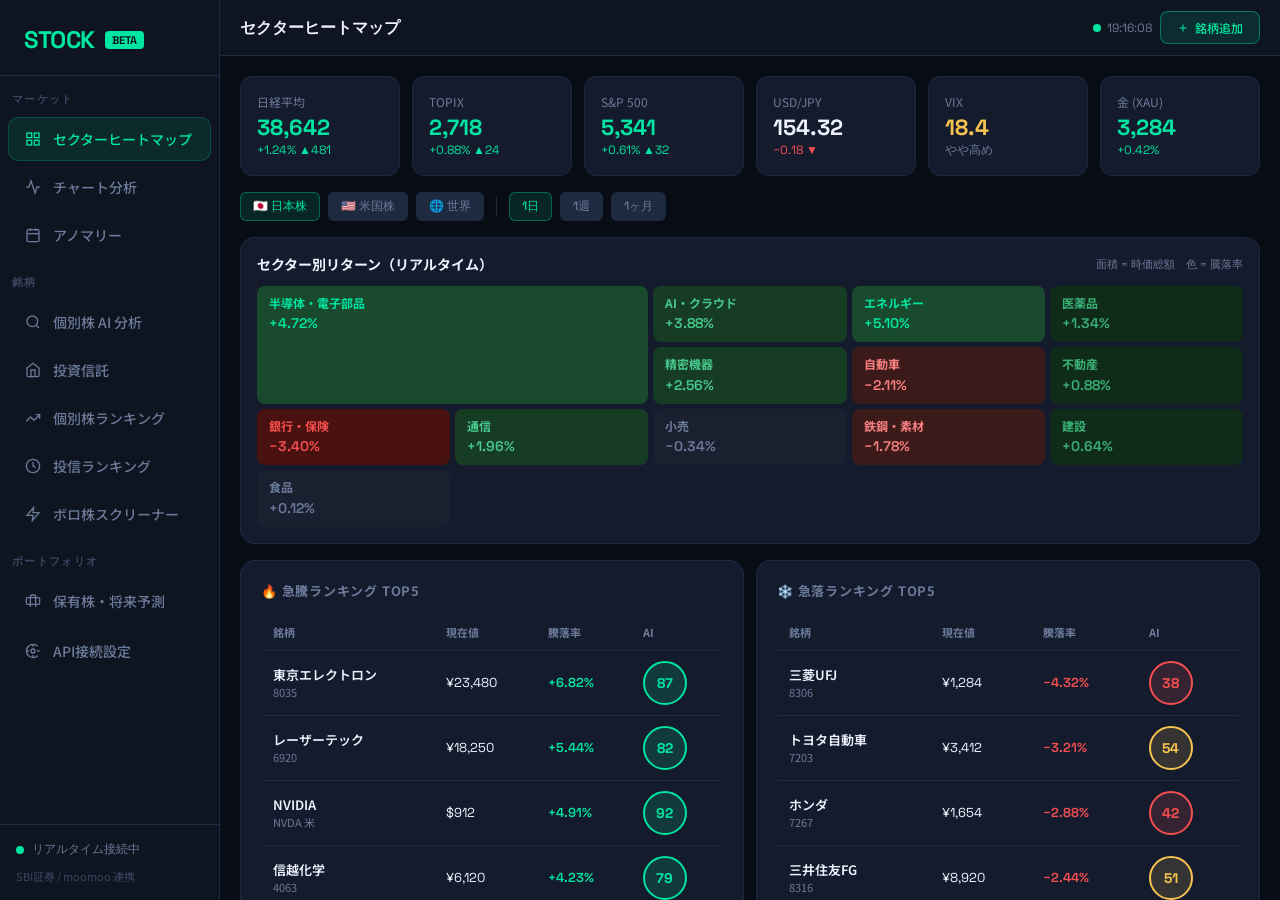
<file: index.html>
<!DOCTYPE html>
<html lang="ja">
<head>
<meta charset="UTF-8">
<meta name="viewport" content="width=device-width, initial-scale=1.0, maximum-scale=1.0">
<title>Stock — 投資インテリジェンス</title>
<link rel="manifest" href="manifest.json">
<meta name="apple-mobile-web-app-capable" content="yes">
<meta name="apple-mobile-web-app-status-bar-style" content="black-translucent">
<meta name="apple-mobile-web-app-title" content="STOCK">
<link rel="apple-touch-icon" href="icon-192.svg">
<meta name="theme-color" content="#00E5A0">
<style>
/* ── Stock App Global Styles ── */
@import url('https://fonts.googleapis.com/css2?family=Noto+Sans+JP:wght@300;400;500;700;900&family=Space+Grotesk:wght@300;400;500;600;700&display=swap');

:root {
  --c-bg:      #080C14;
  --c-surface: #0E1420;
  --c-panel:   #141B2D;
  --c-border:  #1E2A40;
  --c-accent:  #00E5A0;
  --c-blue:    #4F8EF7;
  --c-yellow:  #F7C34F;
  --c-red:     #F74F4F;
  --c-text:    #EEF2FF;
  --c-muted:   #6B7A99;
  --c-dim:     #3A4560;
  --nav-w:     220px;
  --nav-w-mob: 0px;
  --f-en: 'Space Grotesk', sans-serif;
  --f-jp: 'Noto Sans JP', sans-serif;
}

* { box-sizing: border-box; margin: 0; padding: 0; }
html, body { height: 100%; overflow: hidden; }
  
body {
  background: var(--c-bg);
  color: var(--c-text);
  font-family: var(--f-jp);
  display: flex;
  overflow: hidden;
}

/* ── Sidebar Nav ── */
.sidebar {
  width: var(--nav-w);
  min-width: var(--nav-w);
  height: 100vh;
  background: var(--c-surface);
  border-right: 1px solid var(--c-border);
  display: flex;
  flex-direction: column;
  padding: 0;
  z-index: 100;
  transition: transform 0.25s ease;
}

.sidebar-logo {
  padding: 24px 24px 20px;
  border-bottom: 1px solid var(--c-border);
  display: flex;
  align-items: center;
  gap: 10px;
}

.sidebar-logo-text {
  font-family: var(--f-en);
  font-size: 24px;
  font-weight: 700;
  color: var(--c-accent);
  letter-spacing: -0.02em;
}

.sidebar-logo-badge {
  font-family: var(--f-en);
  font-size: 11px;
  font-weight: 600;
  color: var(--c-bg);
  background: var(--c-accent);
  border-radius: 4px;
  padding: 2px 7px;
}

.nav-section {
  padding: 16px 12px 8px;
  font-family: var(--f-en);
  font-size: 11px;
  font-weight: 600;
  letter-spacing: 0.12em;
  text-transform: uppercase;
  color: var(--c-dim);
}

.nav-item {
  display: flex;
  align-items: center;
  gap: 12px;
  padding: 11px 16px;
  margin: 2px 8px;
  border-radius: 10px;
  cursor: pointer;
  transition: all 0.15s;
  font-family: var(--f-jp);
  font-size: 14px;
  font-weight: 500;
  color: var(--c-muted);
  text-decoration: none;
  user-select: none;
  border: 1px solid transparent;
}

.nav-item:hover {
  background: rgba(255,255,255,0.04);
  color: var(--c-text);
}

.nav-item.active {
  background: rgba(0,229,160,0.1);
  border-color: rgba(0,229,160,0.2);
  color: var(--c-accent);
}

.nav-item svg { flex-shrink: 0; }

.sidebar-bottom {
  margin-top: auto;
  padding: 16px;
  border-top: 1px solid var(--c-border);
}

.live-dot {
  width: 8px;
  height: 8px;
  border-radius: 50%;
  background: var(--c-accent);
  animation: pulse 2s infinite;
  flex-shrink: 0;
}

@keyframes pulse {
  0%, 100% { opacity: 1; transform: scale(1); }
  50% { opacity: 0.5; transform: scale(0.8); }
}

/* ── Main content ── */
.main {
  flex: 1;
  display: flex;
  flex-direction: column;
  height: 100vh;
  overflow: hidden;
  min-width: 0;
}

.topbar {
  height: 56px;
  min-height: 56px;
  background: var(--c-surface);
  border-bottom: 1px solid var(--c-border);
  display: flex;
  align-items: center;
  padding: 0 20px;
  gap: 16px;
}

.topbar-title {
  font-family: var(--f-en);
  font-size: 16px;
  font-weight: 600;
  color: var(--c-text);
}

.topbar-actions {
  display: flex;
  gap: 8px;
  margin-left: auto;
  align-items: center;
}

.btn {
  display: inline-flex;
  align-items: center;
  gap: 6px;
  padding: 7px 16px;
  border-radius: 8px;
  font-family: var(--f-jp);
  font-size: 13px;
  font-weight: 500;
  cursor: pointer;
  border: 1px solid var(--c-border);
  background: var(--c-panel);
  color: var(--c-muted);
  transition: all 0.15s;
  white-space: nowrap;
}

.btn:hover { border-color: var(--c-accent); color: var(--c-accent); }
.btn:active { transform: scale(0.96); background: rgba(0,229,160,0.18); transition: transform 0.05s, background 0.05s; }

.btn-primary {
  background: rgba(0,229,160,0.12);
  border-color: rgba(0,229,160,0.4);
  color: var(--c-accent);
}

.btn-primary:hover { background: rgba(0,229,160,0.2); }
.btn-primary:active { transform: scale(0.96); background: rgba(0,229,160,0.32); }

.content {
  flex: 1;
  overflow-y: auto;
  overflow-x: hidden;
  padding: 20px;
  scrollbar-width: thin;
  scrollbar-color: var(--c-border) transparent;
}

.content::-webkit-scrollbar { width: 6px; }
.content::-webkit-scrollbar-track { background: transparent; }
.content::-webkit-scrollbar-thumb { background: var(--c-border); border-radius: 3px; }

/* ── Screen (page) ── */
.screen { display: none; }
.screen.active { display: flex; flex-direction: column; gap: 16px; }

/* ── Cards ── */
.card {
  background: var(--c-panel);
  border: 1px solid var(--c-border);
  border-radius: 14px;
  padding: 20px;
}

.card-title {
  font-family: var(--f-jp);
  font-size: 13px;
  font-weight: 700;
  color: var(--c-muted);
  letter-spacing: 0.06em;
  margin-bottom: 14px;
}

/* ── Stats row ── */
.stats-row {
  display: grid;
  grid-template-columns: repeat(auto-fit, minmax(140px, 1fr));
  gap: 12px;
}

.stat-card {
  background: var(--c-panel);
  border: 1px solid var(--c-border);
  border-radius: 12px;
  padding: 16px;
}

.stat-label {
  font-family: var(--f-jp);
  font-size: 12px;
  color: var(--c-muted);
  margin-bottom: 6px;
}

.stat-value {
  font-family: var(--f-en);
  font-size: 22px;
  font-weight: 700;
  color: var(--c-text);
  line-height: 1;
}

.stat-value.up { color: var(--c-accent); }
.stat-value.down { color: var(--c-red); }

.stat-change {
  font-family: var(--f-en);
  font-size: 12px;
  color: var(--c-muted);
  margin-top: 4px;
}

/* ── Heatmap ── */
.heatmap-grid {
  display: grid;
  grid-template-columns: repeat(5, 1fr);
  gap: 5px;
}

.hm-cell {
  border-radius: 8px;
  padding: 10px 12px;
  cursor: pointer;
  transition: all 0.15s;
  position: relative;
  overflow: hidden;
}

.hm-cell:hover { transform: scale(1.03); z-index: 2; }
.hm-cell.span2c { grid-column: span 2; }
.hm-cell.span2r { grid-row: span 2; }
.hm-cell.span2b { grid-column: span 2; grid-row: span 2; }

.hm-name { font-size: 12px; font-weight: 700; line-height: 1.2; }
.hm-val { font-family: var(--f-en); font-size: 14px; font-weight: 600; margin-top: 4px; }

.hot3  { background: #1a4a2e; color: #00e5a0; }
.hot2  { background: #163d24; color: #48c78e; }
.hot1  { background: #0f2c1a; color: #3ab074; }
.cold1 { background: #3d1a1a; color: #f77f7f; }
.cold2 { background: #4a1111; color: #f74f4f; }
.cold3 { background: #5a0a0a; color: #ff3333; }
.neutral { background: #1a2030; color: #6b7a99; }

/* ── Table ── */
.data-table { width: 100%; border-collapse: collapse; }
.data-table th {
  font-family: var(--f-jp);
  font-size: 11px;
  font-weight: 700;
  color: var(--c-muted);
  text-align: left;
  padding: 10px 12px;
  border-bottom: 1px solid var(--c-border);
  white-space: nowrap;
}
.data-table td {
  font-family: var(--f-jp);
  font-size: 13px;
  padding: 10px 12px;
  border-bottom: 1px solid var(--c-border);
  vertical-align: middle;
}
.data-table tr:last-child td { border-bottom: none; }
.data-table tr:hover td { background: rgba(255,255,255,0.02); cursor: pointer; }

/* ── Pill/badge ── */
.pill {
  display: inline-flex;
  align-items: center;
  gap: 4px;
  padding: 3px 10px;
  border-radius: 100px;
  font-size: 11px;
  font-weight: 600;
  white-space: nowrap;
  font-family: var(--f-jp);
}
.pill-green { background: rgba(0,229,160,0.12); color: var(--c-accent); border: 1px solid rgba(0,229,160,0.25); }
.pill-blue  { background: rgba(79,142,247,0.12); color: var(--c-blue); border: 1px solid rgba(79,142,247,0.25); }
.pill-yellow{ background: rgba(247,195,79,0.12); color: var(--c-yellow); border: 1px solid rgba(247,195,79,0.25); }
.pill-red   { background: rgba(247,79,79,0.12); color: var(--c-red); border: 1px solid rgba(247,79,79,0.25); }
.pill-gray  { background: rgba(107,122,153,0.12); color: var(--c-muted); border: 1px solid rgba(107,122,153,0.2); }

/* ── AI Score ring ── */
.score-ring {
  width: 44px; height: 44px;
  border-radius: 50%;
  display: flex; align-items: center; justify-content: center;
  font-family: var(--f-en); font-size: 14px; font-weight: 700;
}
.score-ring.high  { background: rgba(0,229,160,0.15); border: 2px solid var(--c-accent); color: var(--c-accent); }
.score-ring.mid   { background: rgba(247,195,79,0.15); border: 2px solid var(--c-yellow); color: var(--c-yellow); }
.score-ring.low   { background: rgba(247,79,79,0.15); border: 2px solid var(--c-red); color: var(--c-red); }

/* ── Chart toolbar ── */
.chart-toolbar {
  display: flex;
  gap: 6px;
  align-items: center;
  flex-wrap: wrap;
}
.chart-btn {
  padding: 5px 12px;
  border-radius: 6px;
  background: var(--c-border);
  border: 1px solid transparent;
  font-family: var(--f-en);
  font-size: 12px;
  font-weight: 500;
  color: var(--c-muted);
  cursor: pointer;
  transition: all 0.12s;
  white-space: nowrap;
}
.chart-btn:hover { color: var(--c-text); background: rgba(255,255,255,0.05); }
.chart-btn:active { transform: scale(0.94); background: rgba(0,229,160,0.25); transition: transform 0.05s, background 0.05s; }
.chart-btn.active {
  background: rgba(0,229,160,0.12);
  border-color: rgba(0,229,160,0.35);
  color: var(--c-accent);
}
.chart-sep { width: 1px; height: 20px; background: var(--c-border); margin: 0 4px; }

/* ── Anomaly card ── */
.anomaly-card {
  background: var(--c-panel);
  border: 1px solid var(--c-border);
  border-radius: 12px;
  padding: 14px 16px;
  display: flex;
  flex-direction: column;
  gap: 8px;
}

/* ── Sim controls ── */
.sim-btn {
  padding: 6px 14px;
  border-radius: 7px;
  background: var(--c-panel);
  border: 1px solid var(--c-border);
  color: var(--c-muted);
  font-size: 12px;
  font-family: var(--f-jp);
  cursor: pointer;
  transition: all 0.12s;
  white-space: nowrap;
}
.sim-btn:hover { border-color: var(--c-accent); color: var(--c-accent); }
.sim-btn:active { transform: scale(0.94); background: rgba(0,229,160,0.22); transition: transform 0.05s, background 0.05s; }
.sim-btn.active { background: rgba(0,229,160,0.12); border-color: rgba(0,229,160,0.35); color: var(--c-accent); }

/* sector cell click feedback */
.hm-cell { cursor: pointer; transition: transform 0.08s, filter 0.12s; }
.hm-cell:hover { filter: brightness(1.15); transform: scale(1.01); }
.hm-cell:active { transform: scale(0.98); filter: brightness(1.3); }

/* ── Mobile nav ── */
.mob-nav {
  display: none;
  position: fixed;
  bottom: 0; left: 0; right: 0;
  height: 60px;
  background: var(--c-surface);
  border-top: 1px solid var(--c-border);
  z-index: 200;
}

.mob-nav-items {
  display: flex;
  width: 100%;
  height: 100%;
  align-items: stretch;
  justify-content: space-around;
}

.mob-nav-item {
  flex: 1;
  display: flex;
  flex-direction: column;
  align-items: center;
  justify-content: center;
  gap: 3px;
  cursor: pointer;
  transition: all 0.12s;
  font-family: var(--f-jp);
  font-size: 10px;
  color: var(--c-muted);
  border: none;
  background: none;
}

.mob-nav-item.active { color: var(--c-accent); }
.mob-nav-item svg { width: 20px; height: 20px; }

/* ── Hamburger / mobile topbar ── */
.mob-menu-btn {
  display: none;
  background: none;
  border: none;
  color: var(--c-muted);
  cursor: pointer;
  padding: 4px;
}

/* ── Responsive ── */
@media (max-width: 768px) {
  :root { --nav-w: 220px; }

  .sidebar {
    position: fixed;
    top: 0; left: 0; bottom: 0;
    transform: translateX(-100%);
    z-index: 300;
    box-shadow: 4px 0 24px rgba(0,0,0,0.4);
  }

  .sidebar.open { transform: translateX(0); }

  .sidebar-overlay {
    display: none;
    position: fixed;
    inset: 0;
    background: rgba(0,0,0,0.5);
    z-index: 299;
  }
  .sidebar-overlay.open { display: block; }

  .mob-menu-btn { display: flex; }
  .mob-nav { display: flex; }
  .topbar { padding: 0 14px; }
  .content { padding: 14px 14px 76px; }
  .stats-row { grid-template-columns: 1fr 1fr; }
  .heatmap-grid { grid-template-columns: repeat(3, 1fr); }
}

/* ── Accent line top ── */
.accent-top {
  height: 2px;
  background: linear-gradient(90deg, var(--c-accent), var(--c-blue), transparent);
  position: absolute;
  top: 0; left: 0; right: 0;
}

/* ── Section header ── */
.section-header {
  display: flex;
  align-items: center;
  justify-content: space-between;
  margin-bottom: 12px;
}
.section-title {
  font-family: var(--f-jp);
  font-size: 14px;
  font-weight: 700;
  color: var(--c-text);
}

/* ── Input ── */
input[type="number"], input[type="text"], select {
  background: var(--c-bg);
  border: 1px solid var(--c-border);
  border-radius: 8px;
  padding: 7px 12px;
  color: var(--c-text);
  font-size: 13px;
  font-family: var(--f-en);
  outline: none;
  transition: border-color 0.15s;
}
input[type="number"]:focus, input[type="text"]:focus, select:focus {
  border-color: var(--c-accent);
}

/* ── Progress bar ── */
.prog-bar { background: var(--c-border); border-radius: 4px; height: 8px; overflow: hidden; }
.prog-fill { height: 100%; border-radius: 4px; transition: width 0.4s; }

/* ── Grid helpers ── */
.grid-2 { display: grid; grid-template-columns: 1fr 1fr; gap: 12px; }
.grid-3 { display: grid; grid-template-columns: 1fr 1fr 1fr; gap: 12px; }
@media (max-width: 768px) {
  .grid-2, .grid-3 { grid-template-columns: 1fr; }
}

/* ── Scrollable chart area ── */
.chart-area {
  width: 100%;
  height: 220px;
  position: relative;
  overflow: hidden;
}

</style>
</head>
<body>

<!-- Sidebar overlay (mobile) -->
<div class="sidebar-overlay" id="overlay" onclick="closeSidebar()"></div>

<!-- ── Sidebar ── -->
<nav class="sidebar" id="sidebar">
  <div class="sidebar-logo">
    <div class="sidebar-logo-text">STOCK</div>
    <div class="sidebar-logo-badge">BETA</div>
  </div>

  <div class="nav-section">マーケット</div>
  <a class="nav-item active" data-screen="heatmap" onclick="navigate('heatmap',this)">
    <svg width="16" height="16" viewBox="0 0 24 24" fill="none" stroke="currentColor" stroke-width="2"><rect x="3" y="3" width="7" height="7"/><rect x="14" y="3" width="7" height="7"/><rect x="3" y="14" width="7" height="7"/><rect x="14" y="14" width="7" height="7"/></svg>
    セクターヒートマップ
  </a>
  <a class="nav-item" data-screen="chart" onclick="navigate('chart',this)">
    <svg width="16" height="16" viewBox="0 0 24 24" fill="none" stroke="currentColor" stroke-width="2"><polyline points="22 12 18 12 15 21 9 3 6 12 2 12"/></svg>
    チャート分析
  </a>
  <a class="nav-item" data-screen="anomaly" onclick="navigate('anomaly',this)">
    <svg width="16" height="16" viewBox="0 0 24 24" fill="none" stroke="currentColor" stroke-width="2"><rect x="3" y="4" width="18" height="18" rx="2"/><line x1="16" y1="2" x2="16" y2="6"/><line x1="8" y1="2" x2="8" y2="6"/><line x1="3" y1="10" x2="21" y2="10"/></svg>
    アノマリー
  </a>

  <div class="nav-section">銘柄</div>
  <a class="nav-item" data-screen="stock" onclick="navigate('stock',this)">
    <svg width="16" height="16" viewBox="0 0 24 24" fill="none" stroke="currentColor" stroke-width="2"><circle cx="11" cy="11" r="8"/><line x1="21" y1="21" x2="16.65" y2="16.65"/></svg>
    個別株 AI 分析
  </a>
  <a class="nav-item" data-screen="funds" onclick="navigate('funds',this)">
    <svg width="16" height="16" viewBox="0 0 24 24" fill="none" stroke="currentColor" stroke-width="2"><path d="M3 9l9-7 9 7v11a2 2 0 0 1-2 2H5a2 2 0 0 1-2-2z"/><polyline points="9 22 9 12 15 12 15 22"/></svg>
    投資信託
  </a>
  <a class="nav-item" data-screen="stock-ranking" onclick="navigate('stock-ranking',this)">
    <svg width="16" height="16" viewBox="0 0 24 24" fill="none" stroke="currentColor" stroke-width="2"><polyline points="22 7 13.5 15.5 8.5 10.5 2 17"/><polyline points="16 7 22 7 22 13"/></svg>
    個別株ランキング
  </a>
  <a class="nav-item" data-screen="fund-ranking" onclick="navigate('fund-ranking',this)">
    <svg width="16" height="16" viewBox="0 0 24 24" fill="none" stroke="currentColor" stroke-width="2"><circle cx="12" cy="12" r="10"/><polyline points="12 6 12 12 16 14"/></svg>
    投信ランキング
  </a>
  <a class="nav-item" data-screen="boro" onclick="navigate('boro',this)">
    <svg width="16" height="16" viewBox="0 0 24 24" fill="none" stroke="currentColor" stroke-width="2"><polygon points="13 2 3 14 12 14 11 22 21 10 12 10 13 2"/></svg>
    ボロ株スクリーナー
  </a>

  <div class="nav-section">ポートフォリオ</div>
  <a class="nav-item" data-screen="portfolio" onclick="navigate('portfolio',this)">
    <svg width="16" height="16" viewBox="0 0 24 24" fill="none" stroke="currentColor" stroke-width="2"><path d="M20 7H4a2 2 0 0 0-2 2v6a2 2 0 0 0 2 2h16a2 2 0 0 0 2-2V9a2 2 0 0 0-2-2z"/><path d="M16 21V5a2 2 0 0 0-2-2h-4a2 2 0 0 0-2 2v16"/></svg>
    保有株・将来予測
  </a>

  <a class="nav-item" data-screen="api-settings" onclick="navigate('api-settings',this)" style="margin-top:4px;">
    <svg width="16" height="16" viewBox="0 0 24 24" fill="none" stroke="currentColor" stroke-width="2"><circle cx="12" cy="12" r="3"/><path d="M19.07 4.93A10 10 0 0 0 4.93 19.07M4.93 4.93A10 10 0 0 0 19.07 19.07"/><path d="M12 2v4M12 18v4M2 12h4M18 12h4"/></svg>
    API接続設定
  </a>

  <div class="sidebar-bottom">
    <div style="display:flex; align-items:center; gap:8px; margin-bottom:10px;">
      <div class="live-dot"></div>
      <span style="font-family:var(--f-en); font-size:12px; color:var(--c-muted);">リアルタイム接続中</span>
    </div>
    <div style="font-family:var(--f-jp); font-size:11px; color:var(--c-dim);">SBI証券 / moomoo 連携</div>
  </div>
</nav>

<!-- ── Main ── -->
<div class="main">

  <!-- Topbar -->
  <div class="topbar">
    <button class="mob-menu-btn" onclick="openSidebar()">
      <svg width="20" height="20" viewBox="0 0 24 24" fill="none" stroke="currentColor" stroke-width="2"><line x1="3" y1="6" x2="21" y2="6"/><line x1="3" y1="12" x2="21" y2="12"/><line x1="3" y1="18" x2="21" y2="18"/></svg>
    </button>
    <div class="topbar-title" id="topbar-title">セクターヒートマップ</div>
    <div class="topbar-actions">
      <div style="display:flex; align-items:center; gap:6px; font-family:var(--f-en); font-size:12px; color:var(--c-muted);">
        <div class="live-dot"></div>
        <span id="clock">--:--:--</span>
      </div>
      <button class="btn btn-primary" style="font-size:12px;">
        <svg width="12" height="12" viewBox="0 0 24 24" fill="none" stroke="currentColor" stroke-width="2"><line x1="12" y1="5" x2="12" y2="19"/><line x1="5" y1="12" x2="19" y2="12"/></svg>
        銘柄追加
      </button>
    </div>
  </div>

  <!-- Content -->
  <div class="content" id="content">

    <!-- ═══════════════════════════════════════
         SCREEN 1: ヒートマップ
    ═══════════════════════════════════════ -->
    <div class="screen active" id="screen-heatmap">

      <!-- Stats row -->
      <div class="stats-row">
        <div class="stat-card">
          <div class="stat-label">日経平均</div>
          <div class="stat-value up">38,642</div>
          <div class="stat-change" style="color:var(--c-accent);">+1.24% ▲481</div>
        </div>
        <div class="stat-card">
          <div class="stat-label">TOPIX</div>
          <div class="stat-value up">2,718</div>
          <div class="stat-change" style="color:var(--c-accent);">+0.88% ▲24</div>
        </div>
        <div class="stat-card">
          <div class="stat-label">S&amp;P 500</div>
          <div class="stat-value up">5,341</div>
          <div class="stat-change" style="color:var(--c-accent);">+0.61% ▲32</div>
        </div>
        <div class="stat-card">
          <div class="stat-label">USD/JPY</div>
          <div class="stat-value">154.32</div>
          <div class="stat-change" style="color:var(--c-red);">−0.18 ▼</div>
        </div>
        <div class="stat-card">
          <div class="stat-label">VIX</div>
          <div class="stat-value" style="color:var(--c-yellow);">18.4</div>
          <div class="stat-change">やや高め</div>
        </div>
        <div class="stat-card">
          <div class="stat-label">金 (XAU)</div>
          <div class="stat-value up">3,284</div>
          <div class="stat-change" style="color:var(--c-accent);">+0.42%</div>
        </div>
      </div>

      <!-- Market toggles -->
      <div style="display:flex; gap:8px; align-items:center;">
        <button class="chart-btn active" onclick="toggleMarket('jp',this)">🇯🇵 日本株</button>
        <button class="chart-btn" onclick="toggleMarket('us',this)">🇺🇸 米国株</button>
        <button class="chart-btn" onclick="toggleMarket('world',this)">🌐 世界</button>
        <div class="chart-sep"></div>
        <button class="chart-btn active" onclick="togglePeriod('1d',this)">1日</button>
        <button class="chart-btn" onclick="togglePeriod('1w',this)">1週</button>
        <button class="chart-btn" onclick="togglePeriod('1m',this)">1ヶ月</button>
      </div>

      <!-- Heatmap -->
      <div class="card" style="padding:16px;">
        <div class="section-header">
          <div class="section-title">セクター別リターン（リアルタイム）</div>
          <div style="font-family:var(--f-en); font-size:11px; color:var(--c-muted);">面積 = 時価総額　色 = 騰落率</div>
        </div>
        <div class="heatmap-grid" id="heatmap-grid">
          <div class="hm-cell hot3 span2b" onclick="filterSector('半導体・電子部品')">
            <div class="hm-name">半導体・電子部品</div>
            <div class="hm-val">+4.72%</div>
          </div>
          <div class="hm-cell hot2" onclick="filterSector('AI・クラウド')">
            <div class="hm-name">AI・クラウド</div>
            <div class="hm-val">+3.88%</div>
          </div>
          <div class="hm-cell hot3" onclick="filterSector('エネルギー')">
            <div class="hm-name">エネルギー</div>
            <div class="hm-val">+5.10%</div>
          </div>
          <div class="hm-cell hot1" onclick="filterSector('医薬品')">
            <div class="hm-name">医薬品</div>
            <div class="hm-val">+1.34%</div>
          </div>
          <div class="hm-cell hot2" onclick="filterSector('精密機器')">
            <div class="hm-name">精密機器</div>
            <div class="hm-val">+2.56%</div>
          </div>
          <div class="hm-cell cold1" onclick="filterSector('自動車')">
            <div class="hm-name">自動車</div>
            <div class="hm-val">−2.11%</div>
          </div>
          <div class="hm-cell hot1" onclick="filterSector('不動産')">
            <div class="hm-name">不動産</div>
            <div class="hm-val">+0.88%</div>
          </div>
          <div class="hm-cell cold2" onclick="filterSector('銀行・保険')">
            <div class="hm-name">銀行・保険</div>
            <div class="hm-val">−3.40%</div>
          </div>
          <div class="hm-cell hot2" onclick="filterSector('通信')">
            <div class="hm-name">通信</div>
            <div class="hm-val">+1.96%</div>
          </div>
          <div class="hm-cell neutral" onclick="filterSector('小売')">
            <div class="hm-name">小売</div>
            <div class="hm-val">−0.34%</div>
          </div>
          <div class="hm-cell cold1" onclick="filterSector('鉄鋼・素材')">
            <div class="hm-name">鉄鋼・素材</div>
            <div class="hm-val">−1.78%</div>
          </div>
          <div class="hm-cell hot1" onclick="filterSector('建設')">
            <div class="hm-name">建設</div>
            <div class="hm-val">+0.64%</div>
          </div>
          <div class="hm-cell neutral" onclick="filterSector('食品')">
            <div class="hm-name">食品</div>
            <div class="hm-val">+0.12%</div>
          </div>
        </div>
      </div>

      <!-- Top movers -->
      <div class="grid-2">
        <div class="card">
          <div class="card-title">🔥 急騰ランキング TOP5</div>
          <table class="data-table">
            <thead><tr><th>銘柄</th><th>現在値</th><th>騰落率</th><th>AI</th></tr></thead>
            <tbody>
              <tr onclick="navigate('stock',document.querySelector('[data-screen=stock]'))">
                <td><div style="font-weight:600;">東京エレクトロン</div><div style="color:var(--c-muted); font-size:11px;">8035</div></td>
                <td style="font-family:var(--f-en);">¥23,480</td>
                <td style="color:var(--c-accent); font-family:var(--f-en); font-weight:600;">+6.82%</td>
                <td><div class="score-ring high">87</div></td>
              </tr>
              <tr><td><div style="font-weight:600;">レーザーテック</div><div style="color:var(--c-muted); font-size:11px;">6920</div></td><td style="font-family:var(--f-en);">¥18,250</td><td style="color:var(--c-accent); font-family:var(--f-en); font-weight:600;">+5.44%</td><td><div class="score-ring high">82</div></td></tr>
              <tr><td><div style="font-weight:600;">NVIDIA</div><div style="color:var(--c-muted); font-size:11px;">NVDA 米</div></td><td style="font-family:var(--f-en);">$912</td><td style="color:var(--c-accent); font-family:var(--f-en); font-weight:600;">+4.91%</td><td><div class="score-ring high">92</div></td></tr>
              <tr><td><div style="font-weight:600;">信越化学</div><div style="color:var(--c-muted); font-size:11px;">4063</div></td><td style="font-family:var(--f-en);">¥6,120</td><td style="color:var(--c-accent); font-family:var(--f-en); font-weight:600;">+4.23%</td><td><div class="score-ring high">79</div></td></tr>
              <tr><td><div style="font-weight:600;">TDK</div><div style="color:var(--c-muted); font-size:11px;">6762</div></td><td style="font-family:var(--f-en);">¥1,842</td><td style="color:var(--c-accent); font-family:var(--f-en); font-weight:600;">+3.96%</td><td><div class="score-ring mid">66</div></td></tr>
            </tbody>
          </table>
        </div>
        <div class="card">
          <div class="card-title">❄️ 急落ランキング TOP5</div>
          <table class="data-table">
            <thead><tr><th>銘柄</th><th>現在値</th><th>騰落率</th><th>AI</th></tr></thead>
            <tbody>
              <tr><td><div style="font-weight:600;">三菱UFJ</div><div style="color:var(--c-muted); font-size:11px;">8306</div></td><td style="font-family:var(--f-en);">¥1,284</td><td style="color:var(--c-red); font-family:var(--f-en); font-weight:600;">−4.32%</td><td><div class="score-ring low">38</div></td></tr>
              <tr><td><div style="font-weight:600;">トヨタ自動車</div><div style="color:var(--c-muted); font-size:11px;">7203</div></td><td style="font-family:var(--f-en);">¥3,412</td><td style="color:var(--c-red); font-family:var(--f-en); font-weight:600;">−3.21%</td><td><div class="score-ring mid">54</div></td></tr>
              <tr><td><div style="font-weight:600;">ホンダ</div><div style="color:var(--c-muted); font-size:11px;">7267</div></td><td style="font-family:var(--f-en);">¥1,654</td><td style="color:var(--c-red); font-family:var(--f-en); font-weight:600;">−2.88%</td><td><div class="score-ring low">42</div></td></tr>
              <tr><td><div style="font-weight:600;">三井住友FG</div><div style="color:var(--c-muted); font-size:11px;">8316</div></td><td style="font-family:var(--f-en);">¥8,920</td><td style="color:var(--c-red); font-family:var(--f-en); font-weight:600;">−2.44%</td><td><div class="score-ring mid">51</div></td></tr>
              <tr><td><div style="font-weight:600;">日産自動車</div><div style="color:var(--c-muted); font-size:11px;">7201</div></td><td style="font-family:var(--f-en);">¥312</td><td style="color:var(--c-red); font-family:var(--f-en); font-weight:600;">−2.11%</td><td><div class="score-ring low">28</div></td></tr>
            </tbody>
          </table>
        </div>
      </div>
    </div>

    <!-- ═══════════════════════════════════════
         SCREEN 2: 個別株 AI 分析
    ═══════════════════════════════════════ -->
    <div class="screen" id="screen-stock">

      <!-- Search bar -->
      <div class="card" style="padding:14px 16px;">
        <div style="display:flex; gap:10px; align-items:center; flex-wrap:wrap;">
          <input type="text" id="stock-search" placeholder="銘柄名・コードで検索（例：8035、トヨタ、NVDA）" style="flex:1; min-width:200px;" oninput="stockSearch(this.value)">
          <div style="display:flex; gap:6px; flex-wrap:wrap;">
            <button class="chart-btn active" onclick="setStockQuick('8035',this)">東京エレクトロン</button>
            <button class="chart-btn" onclick="setStockQuick('NVDA',this)">NVIDIA</button>
            <button class="chart-btn" onclick="setStockQuick('7203',this)">トヨタ</button>
            <button class="chart-btn" onclick="setStockQuick('6758',this)">ソニー</button>
          </div>
        </div>
      </div>

      <!-- Stock header -->
      <div class="card" style="padding:18px 20px;">
        <div style="display:flex; gap:20px; align-items:flex-start; flex-wrap:wrap;">
          <div style="flex:1; min-width:180px;">
            <div style="font-family:var(--f-jp); font-size:11px; color:var(--c-muted); margin-bottom:4px;" id="stock-code">8035 / 東証プライム / 半導体</div>
            <div style="font-family:var(--f-jp); font-size:20px; font-weight:700; color:var(--c-text);" id="stock-name">東京エレクトロン</div>
          </div>
          <div style="display:flex; gap:20px; align-items:center; flex-wrap:wrap;">
            <div>
              <div style="font-family:var(--f-en); font-size:28px; font-weight:700; color:var(--c-text);" id="stock-price">¥23,480</div>
              <div style="font-family:var(--f-en); font-size:14px; color:var(--c-accent); font-weight:600;" id="stock-change">+6.82% ▲+1,499</div>
            </div>
            <div class="score-ring high" style="width:56px; height:56px; font-size:18px;" id="stock-score">87</div>
            <span class="pill pill-green" id="stock-verdict">買い増し推奨</span>
          </div>
        </div>
      </div>

      <div class="grid-2">
        <!-- AI Analysis -->
        <div class="card">
          <div class="card-title">AI 将来予測スコア</div>
          <div style="display:flex; flex-direction:column; gap:10px;">
            <div style="display:flex; justify-content:space-between; align-items:center;">
              <div style="font-family:var(--f-jp); font-size:13px; color:var(--c-muted);">6ヶ月後 期待リターン</div>
              <div style="font-family:var(--f-en); font-size:16px; font-weight:700; color:var(--c-accent);">+18〜32%</div>
            </div>
            <div>
              <div style="display:flex; justify-content:space-between; font-size:12px; color:var(--c-muted); margin-bottom:4px;"><span>ファンダメンタルズ</span><span style="color:var(--c-accent);">92</span></div>
              <div class="prog-bar"><div class="prog-fill" style="width:92%; background:var(--c-accent);"></div></div>
            </div>
            <div>
              <div style="display:flex; justify-content:space-between; font-size:12px; color:var(--c-muted); margin-bottom:4px;"><span>モメンタム</span><span style="color:var(--c-accent);">85</span></div>
              <div class="prog-bar"><div class="prog-fill" style="width:85%; background:var(--c-accent);"></div></div>
            </div>
            <div>
              <div style="display:flex; justify-content:space-between; font-size:12px; color:var(--c-muted); margin-bottom:4px;"><span>感情分析</span><span style="color:var(--c-yellow);">74</span></div>
              <div class="prog-bar"><div class="prog-fill" style="width:74%; background:var(--c-yellow);"></div></div>
            </div>
            <div>
              <div style="display:flex; justify-content:space-between; font-size:12px; color:var(--c-muted); margin-bottom:4px;"><span>バリュエーション</span><span style="color:var(--c-yellow);">68</span></div>
              <div class="prog-bar"><div class="prog-fill" style="width:68%; background:var(--c-yellow);"></div></div>
            </div>
          </div>
        </div>

        <!-- Key metrics -->
        <div class="card">
          <div class="card-title">主要指標</div>
          <div style="display:grid; grid-template-columns:1fr 1fr; gap:8px;">
            <div style="background:var(--c-bg); border-radius:8px; padding:10px;">
              <div style="font-size:11px; color:var(--c-muted);">PER</div>
              <div style="font-family:var(--f-en); font-size:16px; font-weight:600; color:var(--c-text);">28.4x</div>
            </div>
            <div style="background:var(--c-bg); border-radius:8px; padding:10px;">
              <div style="font-size:11px; color:var(--c-muted);">PBR</div>
              <div style="font-family:var(--f-en); font-size:16px; font-weight:600; color:var(--c-text);">7.2x</div>
            </div>
            <div style="background:var(--c-bg); border-radius:8px; padding:10px;">
              <div style="font-size:11px; color:var(--c-muted);">ROE</div>
              <div style="font-family:var(--f-en); font-size:16px; font-weight:600; color:var(--c-accent);">32.8%</div>
            </div>
            <div style="background:var(--c-bg); border-radius:8px; padding:10px;">
              <div style="font-size:11px; color:var(--c-muted);">配当利回り</div>
              <div style="font-family:var(--f-en); font-size:16px; font-weight:600; color:var(--c-text);">1.42%</div>
            </div>
            <div style="background:var(--c-bg); border-radius:8px; padding:10px;">
              <div style="font-size:11px; color:var(--c-muted);">時価総額</div>
              <div style="font-family:var(--f-en); font-size:16px; font-weight:600; color:var(--c-text);">10.8兆</div>
            </div>
            <div style="background:var(--c-bg); border-radius:8px; padding:10px;">
              <div style="font-size:11px; color:var(--c-muted);">52週高値比</div>
              <div style="font-family:var(--f-en); font-size:16px; font-weight:600; color:var(--c-accent);">+8.2%</div>
            </div>
          </div>
        </div>
      </div>

      <!-- Recent IR/News -->
      <div class="card">
        <div class="card-title">適時開示 &amp; ニュース（リアルタイム）</div>
        <div style="display:flex; flex-direction:column; gap:0;">
          <div style="display:flex; gap:12px; align-items:flex-start; padding:12px 0; border-bottom:1px solid var(--c-border);">
            <span class="pill pill-red">重要</span>
            <div style="flex:1;">
              <div style="font-family:var(--f-jp); font-size:13px; font-weight:600; color:var(--c-text);">決算短信（2025年3月期通期）発表</div>
              <div style="font-family:var(--f-jp); font-size:12px; color:var(--c-muted); margin-top:3px;">売上高 2.4兆円（前年比+28%）、営業利益 7,200億円（+41%）。市場予想を大幅上回る</div>
            </div>
            <div style="font-family:var(--f-en); font-size:11px; color:var(--c-dim); white-space:nowrap;">2時間前</div>
          </div>
          <div style="display:flex; gap:12px; align-items:flex-start; padding:12px 0; border-bottom:1px solid var(--c-border);">
            <span class="pill pill-blue">IR</span>
            <div style="flex:1;">
              <div style="font-family:var(--f-jp); font-size:13px; font-weight:600; color:var(--c-text);">自社株買い実施発表（上限300億円）</div>
              <div style="font-family:var(--f-jp); font-size:12px; color:var(--c-muted); margin-top:3px;">2025年5〜7月に実施予定。株主還元強化の姿勢を示す</div>
            </div>
            <div style="font-family:var(--f-en); font-size:11px; color:var(--c-dim); white-space:nowrap;">5時間前</div>
          </div>
          <div style="display:flex; gap:12px; align-items:flex-start; padding:12px 0;">
            <span class="pill pill-yellow">ニュース</span>
            <div style="flex:1;">
              <div style="font-family:var(--f-jp); font-size:13px; font-weight:600; color:var(--c-text);">次世代EUV露光装置、TSMC向け受注拡大との報道</div>
              <div style="font-family:var(--f-jp); font-size:12px; color:var(--c-muted); margin-top:3px;">AI半導体需要増加に伴い、2026年度受注が過去最高を更新する見通し（日経報道）</div>
            </div>
            <div style="font-family:var(--f-en); font-size:11px; color:var(--c-dim); white-space:nowrap;">本日</div>
          </div>
        </div>
      </div>

      <!-- AI Summary -->
      <div class="card" style="background:rgba(0,229,160,0.04); border-color:rgba(0,229,160,0.2);">
        <div class="card-title" style="color:var(--c-accent);">Stock AI 総合判断</div>
        <div style="font-family:var(--f-jp); font-size:13px; color:var(--c-text); line-height:1.8;">
          東京エレクトロンは半導体製造装置セクターのリーダー。今期決算が大幅上振れし、次世代EUV装置の受注拡大が追い風。AI・データセンター投資の長期トレンドが追い風となり、<strong style="color:var(--c-accent);">中長期での買い増しを推奨</strong>。ただし現在の株価はバリュエーション的にやや割高（PER 28x）なため、<span style="color:var(--c-yellow);">押し目での打診買い</span>が理想的。
        </div>
        <div style="display:flex; gap:8px; margin-top:12px; flex-wrap:wrap;">
          <span class="pill pill-green">継続保有</span>
          <span class="pill pill-green">買い増し（押し目）</span>
          <span class="pill pill-blue">中長期 強気</span>
          <span class="pill pill-yellow">バリュエーション注意</span>
        </div>
      </div>
    </div>

    <!-- ═══════════════════════════════════════
         SCREEN 3: チャート分析
    ═══════════════════════════════════════ -->
    <div class="screen" id="screen-chart">

      <!-- Ticker select -->
      <div class="card" style="padding:12px 16px;">
        <div style="display:flex; gap:8px; align-items:center; flex-wrap:wrap;">
          <div style="font-family:var(--f-jp); font-size:13px; font-weight:700; color:var(--c-text); white-space:nowrap;" id="chart-ticker">東京エレクトロン (8035)</div>
          <div style="font-family:var(--f-en); font-size:18px; font-weight:700; color:var(--c-accent);" id="chart-price">¥23,480</div>
          <div style="font-family:var(--f-en); font-size:13px; color:var(--c-accent);">+6.82%</div>
          <div style="margin-left:auto; display:flex; gap:6px; flex-wrap:wrap;">
            <button class="chart-btn" onclick="setChartTicker('8035',this)">8035</button>
            <button class="chart-btn" onclick="setChartTicker('NVDA',this)">NVDA</button>
            <button class="chart-btn" onclick="setChartTicker('7203',this)">7203</button>
          </div>
        </div>
      </div>

      <!-- Timeframe + indicators -->
      <div style="display:flex; gap:8px; align-items:center; flex-wrap:wrap;">
        <div style="display:flex; gap:4px;">
          <button class="chart-btn active" id="tf-1m" onclick="setTimeframe('1m',this)">1分</button>
          <button class="chart-btn" id="tf-5m" onclick="setTimeframe('5m',this)">5分</button>
          <button class="chart-btn" id="tf-1d" onclick="setTimeframe('1d',this)">日足</button>
          <button class="chart-btn" id="tf-1w" onclick="setTimeframe('1w',this)">週足</button>
          <button class="chart-btn" id="tf-1mo" onclick="setTimeframe('1mo',this)">月足</button>
        </div>
        <div class="chart-sep"></div>
        <button class="chart-btn active" id="ind-bb" onclick="toggleIndicator('bb',this)">BB</button>
        <button class="chart-btn active" id="ind-ma" onclick="toggleIndicator('ma',this)">MA</button>
        <button class="chart-btn" id="ind-macd" onclick="toggleIndicator('macd',this)">MACD</button>
        <button class="chart-btn" id="ind-rsi" onclick="toggleIndicator('rsi',this)">RSI</button>
        <button class="chart-btn" id="ind-vol" onclick="toggleIndicator('vol',this)">出来高</button>
      </div>

      <!-- Main chart -->
      <div class="card" style="padding:16px;">
        <div class="chart-area" style="height:300px;">
          <svg id="main-chart" viewBox="0 0 900 280" style="width:100%; height:100%;" preserveAspectRatio="none">
            <!-- Grid -->
            <line x1="0" y1="50" x2="900" y2="50" stroke="#1e2a40" stroke-width="1"/>
            <line x1="0" y1="100" x2="900" y2="100" stroke="#1e2a40" stroke-width="1"/>
            <line x1="0" y1="150" x2="900" y2="150" stroke="#1e2a40" stroke-width="1"/>
            <line x1="0" y1="200" x2="900" y2="200" stroke="#1e2a40" stroke-width="1"/>
            <line x1="0" y1="250" x2="900" y2="250" stroke="#1e2a40" stroke-width="1"/>
            <!-- BB band -->
            <path id="bb-fill" d="M0,140 C100,120 200,100 300,90 C400,80 500,70 600,60 C700,50 800,45 900,42 L900,20 C800,22 700,26 600,30 C500,34 400,38 300,44 C200,52 100,68 0,88 Z" fill="rgba(79,142,247,0.06)"/>
            <path id="bb-upper" d="M0,88 C100,68 200,52 300,44 C400,38 500,34 600,30 C700,26 800,22 900,20" fill="none" stroke="#4f8ef7" stroke-width="1.5" stroke-dasharray="5,4" opacity="0.5"/>
            <path id="bb-lower" d="M0,140 C100,120 200,100 300,90 C400,80 500,70 600,60 C700,50 800,45 900,42" fill="none" stroke="#4f8ef7" stroke-width="1.5" stroke-dasharray="5,4" opacity="0.5"/>
            <!-- MA 25 -->
            <path id="ma-line" d="M0,120 C100,108 200,94 300,80 C400,68 500,60 600,52 C700,44 800,40 900,38" fill="none" stroke="#f7c34f" stroke-width="1.8" opacity="0.8"/>
            <!-- Price candles / line -->
            <path id="price-line" d="M0,115 C50,108 80,102 110,95 C140,88 165,96 190,86 C220,76 250,72 280,64 C310,56 340,62 370,52 C400,44 430,50 460,43 C490,36 510,33 540,38 C570,43 590,35 620,30 C650,25 680,31 710,23 C740,15 770,20 800,14 C830,8 860,12 900,10" fill="none" stroke="#00e5a0" stroke-width="2.5"/>
            <path d="M0,115 C50,108 80,102 110,95 C140,88 165,96 190,86 C220,76 250,72 280,64 C310,56 340,62 370,52 C400,44 430,50 460,43 C490,36 510,33 540,38 C570,43 590,35 620,30 C650,25 680,31 710,23 C740,15 770,20 800,14 C830,8 860,12 900,10 L900,280 L0,280 Z" fill="rgba(0,229,160,0.05)"/>
            <!-- Volume bars -->
            <rect x="10"  y="230" width="14" height="30" fill="rgba(0,229,160,0.3)" rx="2"/>
            <rect x="36"  y="222" width="14" height="38" fill="rgba(0,229,160,0.3)" rx="2"/>
            <rect x="62"  y="228" width="14" height="32" fill="rgba(247,79,79,0.3)" rx="2"/>
            <rect x="88"  y="218" width="14" height="42" fill="rgba(0,229,160,0.4)" rx="2"/>
            <rect x="114" y="210" width="14" height="50" fill="rgba(0,229,160,0.4)" rx="2"/>
            <rect x="140" y="225" width="14" height="35" fill="rgba(247,79,79,0.3)" rx="2"/>
            <rect x="166" y="220" width="14" height="40" fill="rgba(0,229,160,0.3)" rx="2"/>
            <rect x="192" y="214" width="14" height="46" fill="rgba(0,229,160,0.4)" rx="2"/>
            <!-- Y labels -->
            <text x="4" y="54" fill="#3a4560" font-size="11" font-family="Space Grotesk">25,000</text>
            <text x="4" y="104" fill="#3a4560" font-size="11" font-family="Space Grotesk">24,000</text>
            <text x="4" y="154" fill="#3a4560" font-size="11" font-family="Space Grotesk">23,000</text>
            <text x="4" y="204" fill="#3a4560" font-size="11" font-family="Space Grotesk">22,000</text>
          </svg>
        </div>

        <!-- MACD sub-chart (hidden by default) -->
        <div id="macd-panel" style="display:none; margin-top:8px;">
          <div style="font-family:var(--f-en); font-size:11px; color:var(--c-muted); margin-bottom:4px;">MACD (12,26,9)</div>
          <div class="chart-area" style="height:80px;">
            <svg viewBox="0 0 900 80" style="width:100%;height:100%;" preserveAspectRatio="none">
              <line x1="0" y1="40" x2="900" y2="40" stroke="#1e2a40" stroke-width="1"/>
              <path d="M0,42 C100,36 200,30 300,28 C400,26 500,22 600,18 C700,14 800,12 900,10" fill="none" stroke="#00e5a0" stroke-width="1.5"/>
              <path d="M0,44 C100,40 200,36 300,34 C400,32 500,28 600,26 C700,22 800,20 900,18" fill="none" stroke="#f74f4f" stroke-width="1.5" stroke-dasharray="4,3"/>
            </svg>
          </div>
        </div>

        <!-- RSI sub-chart -->
        <div id="rsi-panel" style="display:none; margin-top:8px;">
          <div style="font-family:var(--f-en); font-size:11px; color:var(--c-muted); margin-bottom:4px;">RSI (14) — 現在: 68.4</div>
          <div class="chart-area" style="height:60px;">
            <svg viewBox="0 0 900 60" style="width:100%;height:100%;" preserveAspectRatio="none">
              <line x1="0" y1="14" x2="900" y2="14" stroke="#f74f4f" stroke-width="0.8" stroke-dasharray="4,3" opacity="0.5"/>
              <line x1="0" y1="46" x2="900" y2="46" stroke="#00e5a0" stroke-width="0.8" stroke-dasharray="4,3" opacity="0.5"/>
              <path d="M0,45 C100,42 200,38 300,34 C400,28 500,24 600,20 C700,18 800,16 900,14" fill="none" stroke="#f7c34f" stroke-width="2"/>
            </svg>
          </div>
        </div>
      </div>

      <!-- AI chart analysis -->
      <div class="card" style="background:rgba(0,229,160,0.04); border-color:rgba(0,229,160,0.15);">
        <div class="card-title" style="color:var(--c-accent);">AI チャート分析</div>
        <div style="display:flex; gap:12px; flex-wrap:wrap;">
          <div style="flex:1; min-width:160px; background:var(--c-panel); border-radius:8px; padding:12px;">
            <div style="font-size:11px; color:var(--c-muted); margin-bottom:4px;">トレンド</div>
            <div style="font-size:14px; font-weight:600; color:var(--c-accent);">強い上昇トレンド</div>
          </div>
          <div style="flex:1; min-width:160px; background:var(--c-panel); border-radius:8px; padding:12px;">
            <div style="font-size:11px; color:var(--c-muted); margin-bottom:4px;">サポート</div>
            <div style="font-family:var(--f-en); font-size:14px; font-weight:600; color:var(--c-blue);">¥22,100</div>
          </div>
          <div style="flex:1; min-width:160px; background:var(--c-panel); border-radius:8px; padding:12px;">
            <div style="font-size:11px; color:var(--c-muted); margin-bottom:4px;">レジスタンス</div>
            <div style="font-family:var(--f-en); font-size:14px; font-weight:600; color:var(--c-yellow);">¥25,600</div>
          </div>
          <div style="flex:1; min-width:160px; background:var(--c-panel); border-radius:8px; padding:12px;">
            <div style="font-size:11px; color:var(--c-muted); margin-bottom:4px;">RSI状態</div>
            <div style="font-size:14px; font-weight:600; color:var(--c-yellow);">やや過熱 (68)</div>
          </div>
        </div>
      </div>
    </div>

    <!-- ═══════════════════════════════════════
         SCREEN 4: 投資信託スクリーナー
    ═══════════════════════════════════════ -->
    <div class="screen" id="screen-funds">

      <div class="grid-2">
        <!-- Screener -->
        <div class="card">
          <div class="card-title">投信スクリーナー <span style="font-size:11px;color:var(--c-muted);font-weight:400;">全20本</span></div>
          <div style="display:flex; flex-direction:column; gap:8px;">
            <div style="display:flex; gap:8px; flex-wrap:wrap;">
              <button class="chart-btn active" onclick="filterFundScreener('all',this)">全て</button>
              <button class="chart-btn" onclick="filterFundScreener('tsumitate',this)">🏦 つみたて投資枠</button>
              <button class="chart-btn" onclick="filterFundScreener('seicho',this)">🌱 成長投資枠</button>
              <button class="chart-btn" onclick="filterFundScreener('low',this)">低コスト(≤0.1%)</button>
              <button class="chart-btn" onclick="filterFundScreener('reinvest',this)">再投資型</button>
              <button class="chart-btn" onclick="filterFundScreener('safe',this)">蛸足なし</button>
              <button class="chart-btn" onclick="filterFundScreener('index',this)">インデックス</button>
              <button class="chart-btn" onclick="filterFundScreener('theme',this)">テーマ</button>
            </div>
            <div style="font-size:11px;color:var(--c-muted);line-height:1.5;background:rgba(79,142,247,0.04);border:1px solid rgba(79,142,247,0.15);border-radius:6px;padding:8px 10px;">
              💡 <strong style="color:var(--c-text);">つみたて投資枠</strong>＝年120万円・低コスト長期向け。<strong style="color:var(--c-text);">成長投資枠</strong>＝年240万円・テーマ/個別株含む。両方併用可。
            </div>
            <table class="data-table">
              <thead><tr><th>ファンド名</th><th>手数料</th><th>1年</th><th>純資産</th><th>NISA枠</th><th>蛸足</th></tr></thead>
              <tbody id="funds-screener-tbody">
                <tr><td colspan="6" style="text-align:center;color:var(--c-muted);padding:20px;">読み込み中...</td></tr>
              </tbody>
            </table>
          </div>
        </div>

        <!-- Simulator -->
        <div class="card">
          <div class="card-title">積立シミュレーター</div>
          <div style="display:flex; flex-direction:column; gap:12px;">
            <div>
              <div style="font-size:12px; color:var(--c-muted); margin-bottom:6px;">積立金額</div>
              <div style="display:flex; gap:6px; flex-wrap:wrap; margin-bottom:8px;">
                <button class="sim-btn" onclick="setFundAmount(100,'d',this)">¥100/日</button>
                <button class="sim-btn" onclick="setFundAmount(300,'d',this)">¥300/日</button>
                <button class="sim-btn active" id="sa-3000" onclick="setFundAmount(3000,'d',this)">¥3,000/日</button>
                <button class="sim-btn" onclick="setFundAmount(10000,'d',this)">¥10,000/日</button>
                <button class="sim-btn" onclick="setFundAmount(30000,'m',this)">¥3万/月</button>
                <button class="sim-btn" onclick="setFundAmount(300000,'m',this)">¥30万/月</button>
              </div>
              <div style="display:flex; gap:8px; align-items:center;">
                <input type="number" id="fund-amount-custom" placeholder="金額" style="width:90px; font-size:12px; padding:5px 10px;">
                <select id="fund-period-custom" style="font-size:12px; padding:5px 10px;" onchange="applyCustomFund()">
                  <option value="d">円/日</option>
                  <option value="m" selected>円/月</option>
                </select>
                <button class="btn btn-primary" style="font-size:11px; padding:5px 12px;" onclick="applyCustomFund()">適用</button>
              </div>
            </div>
            <div>
              <div style="font-size:12px; color:var(--c-muted); margin-bottom:6px;">ファンド</div>
              <select id="fund-select" style="width:100%; font-size:12px;" onchange="calcFund()">
                <option value="0.07,0.00057">eMAXIS Slim 全世界（年利7%）</option>
                <option value="0.09,0.00077">eMAXIS Slim S&amp;P500（年利9%）</option>
                <option value="0.09,0.00077">楽天・S&amp;P500（年利9%）</option>
                <option value="0.09,0.00093">SBI・V・S&amp;P500（年利9%）</option>
                <option value="0.07,0.00093">eMAXIS Slim 先進国株式（年利7%）</option>
                <option value="0.07,0.00093">ニッセイ外国株式（年利7%）</option>
                <option value="0.07,0.00132">楽天・全世界株式（年利7%）</option>
                <option value="0.09,0.00093">SBI・V・全米株式（年利9%）</option>
                <option value="0.10,0.00440">インド株式インデックス（年利10%）</option>
                <option value="0.12,0.00880">半導体セクターF（年利12%）</option>
                <option value="0.08,0.01078">ひふみプラス（年利8%）</option>
                <option value="0.10,0.01925">グローバルAIファンド（年利10%）</option>
                <option value="0.08,0.00990">AIメガトレンドF（年利8%）</option>
                <option value="0.06,0.00480">日本高配当株式F（年利6%）</option>
              </select>
            </div>
            <div style="display:grid; grid-template-columns:1fr 1fr 1fr; gap:8px; text-align:center;">
              <div style="background:var(--c-bg); border-radius:8px; padding:10px;">
                <div style="font-size:11px; color:var(--c-muted);">1年後</div>
                <div class="stat-value up" style="font-size:16px; margin-top:4px;" id="fund-1y">—</div>
                <div style="font-size:11px; color:var(--c-muted); margin-top:3px;" id="fund-1y-gain">—</div>
              </div>
              <div style="background:var(--c-bg); border-radius:8px; padding:10px;">
                <div style="font-size:11px; color:var(--c-muted);">3年後</div>
                <div class="stat-value up" style="font-size:16px; margin-top:4px;" id="fund-3y">—</div>
                <div style="font-size:11px; color:var(--c-muted); margin-top:3px;" id="fund-3y-gain">—</div>
              </div>
              <div style="background:var(--c-bg); border-radius:8px; padding:10px; border:1px solid rgba(0,229,160,0.2);">
                <div style="font-size:11px; color:var(--c-muted);">5年後</div>
                <div class="stat-value up" style="font-size:16px; margin-top:4px;" id="fund-5y">—</div>
                <div style="font-size:11px; color:var(--c-muted); margin-top:3px;" id="fund-5y-gain">—</div>
              </div>
            </div>
            <div style="background:rgba(247,195,79,0.06); border:1px solid rgba(247,195,79,0.2); border-radius:8px; padding:12px;">
              <div style="font-size:12px; color:var(--c-yellow); font-weight:700; margin-bottom:8px;">📅 注文タイミングガイド</div>
              <div style="display:flex; flex-direction:column; gap:6px;">
                <div style="display:flex; align-items:flex-start; gap:8px;">
                  <span style="font-size:11px; color:var(--c-accent); font-weight:700; min-width:60px;">月末注文</span>
                  <span style="font-size:11px; color:var(--c-muted); line-height:1.5;">翌営業日が基準日。月末ドルコスト平均が基本戦略。</span>
                </div>
                <div style="display:flex; align-items:flex-start; gap:8px;">
                  <span style="font-size:11px; color:var(--c-yellow); font-weight:700; min-width:60px;">決算前2日</span>
                  <span style="font-size:11px; color:var(--c-muted); line-height:1.5;">分配型：決算日2営業日前までに購入で分配金受取可。ただし<strong style="color:var(--c-red);">蛸足に注意</strong>。</span>
                </div>
                <div style="display:flex; align-items:flex-start; gap:8px;">
                  <span style="font-size:11px; color:var(--c-blue); font-weight:700; min-width:60px;">米国安値後</span>
                  <span style="font-size:11px; color:var(--c-muted); line-height:1.5;">米国株下落翌日の午前中注文が割安。S&amp;P500連動は米時間外も反映。</span>
                </div>
                <div style="display:flex; align-items:flex-start; gap:8px;">
                  <span style="font-size:11px; color:var(--c-muted); font-weight:700; min-width:60px;">避けるべき</span>
                  <span style="font-size:11px; color:var(--c-muted); line-height:1.5;">決算当日・年末年始・VIX30超の急騰局面での追いかけ買い。</span>
                </div>
              </div>
            </div>
          </div>
        </div>
      </div>
    </div>

    <!-- ═══════════════════════════════════════
         SCREEN 5: 保有株ポートフォリオ
    ═══════════════════════════════════════ -->
    <div class="screen" id="screen-portfolio">

      <!-- Summary -->
      <div class="stats-row">
        <div class="stat-card" style="border-color:rgba(0,229,160,0.3);">
          <div class="stat-label">総資産</div>
          <div class="stat-value up">¥236万</div>
          <div class="stat-change" style="color:var(--c-accent);">+35.6% 全期間</div>
        </div>
        <div class="stat-card">
          <div class="stat-label">投資元本</div>
          <div class="stat-value">¥174万</div>
          <div class="stat-change">投資総額</div>
        </div>
        <div class="stat-card">
          <div class="stat-label">含み益</div>
          <div class="stat-value up">+¥62万</div>
          <div class="stat-change" style="color:var(--c-accent);">未実現利益</div>
        </div>
        <div class="stat-card">
          <div class="stat-label">本日損益</div>
          <div class="stat-value up">+¥18,400</div>
          <div class="stat-change" style="color:var(--c-accent);">+0.78%</div>
        </div>
      </div>

      <!-- Portfolio chart -->
      <div class="card">
        <div class="section-header">
          <div class="section-title">資産推移（過去2年 + AI予測3年）</div>
          <div style="display:flex; gap:12px; align-items:center;">
            <div style="display:flex; align-items:center; gap:6px;"><div style="width:14px; height:2px; background:var(--c-accent);"></div><div style="font-size:11px; color:var(--c-muted);">実績</div></div>
            <div style="display:flex; align-items:center; gap:6px;"><div style="width:14px; height:2px; background:var(--c-accent); opacity:0.4;"></div><div style="font-size:11px; color:var(--c-muted);">AI予測</div></div>
          </div>
        </div>
        <div class="chart-area" style="height:200px;">
          <svg viewBox="0 0 900 190" style="width:100%;height:100%;" preserveAspectRatio="none">
            <line x1="0" y1="40" x2="900" y2="40" stroke="#1e2a40" stroke-width="1"/>
            <line x1="0" y1="90" x2="900" y2="90" stroke="#1e2a40" stroke-width="1"/>
            <line x1="0" y1="140" x2="900" y2="140" stroke="#1e2a40" stroke-width="1"/>
            <line x1="490" y1="0" x2="490" y2="175" stroke="#4f8ef7" stroke-width="1.5" stroke-dasharray="5,4" opacity="0.5"/>
            <text x="494" y="16" fill="#4f8ef7" font-size="11" font-family="Space Grotesk">現在</text>
            <text x="4" y="44" fill="#3a4560" font-size="10" font-family="Space Grotesk">500万</text>
            <text x="4" y="94" fill="#3a4560" font-size="10" font-family="Space Grotesk">300万</text>
            <text x="4" y="144" fill="#3a4560" font-size="10" font-family="Space Grotesk">100万</text>
            <path d="M40,160 C80,155 120,148 160,140 C200,132 240,122 280,112 C320,102 360,94 400,86 C440,78 465,74 490,70 L490,175 L40,175 Z" fill="rgba(0,229,160,0.06)"/>
            <polyline points="40,160 80,155 120,148 160,140 200,132 240,122 280,112 320,102 360,94 400,86 440,78 490,70" fill="none" stroke="#00e5a0" stroke-width="2.5"/>
            <path d="M490,70 C540,62 580,52 630,40 C680,28 730,18 790,10 C820,6 850,4 900,2 L900,175 L490,175 Z" fill="rgba(0,229,160,0.04)"/>
            <path d="M490,70 C540,59 580,47 630,34 C680,21 730,10 790,4 C820,2 850,1 900,0" fill="none" stroke="#00e5a0" stroke-width="2" stroke-dasharray="7,5" opacity="0.6"/>
            <circle cx="630" cy="34" r="4" fill="#f7c34f"/>
            <text x="634" y="30" fill="#f7c34f" font-size="11" font-family="Space Grotesk">¥352万</text>
            <circle cx="800" cy="4" r="4" fill="#00e5a0"/>
            <text x="804" y="4" fill="#00e5a0" font-size="11" font-family="Space Grotesk">¥520万</text>
          </svg>
        </div>
      </div>

      <!-- Holdings + scenarios -->
      <div class="grid-2">
        <div class="card">
          <div style="display:flex; align-items:center; justify-content:space-between; margin-bottom:12px;">
            <div class="card-title" style="margin-bottom:0;">保有銘柄</div>
            <button class="btn btn-primary" style="font-size:11px; padding:5px 12px;" onclick="showPortfolioAdd()">+ 追加</button>
          </div>
          <!-- 銘柄追加フォーム（初期非表示）-->
          <div id="portfolio-add-form" style="display:none; background:var(--c-bg); border-radius:8px; padding:12px; margin-bottom:12px;">
            <div style="font-size:12px; color:var(--c-muted); margin-bottom:8px;">新規銘柄を追加</div>
            <div style="display:flex; flex-direction:column; gap:6px;">
              <input type="text" id="pf-code" placeholder="銘柄コード（例: 9424 / NVDA）" style="font-size:13px;">
              <input type="text" id="pf-name" placeholder="銘柄名（例: 日本通信）" style="font-size:13px;">
              <div style="display:flex; gap:6px;">
                <input type="number" id="pf-shares" placeholder="保有株数" style="font-size:13px; flex:1;" min="1">
                <input type="number" id="pf-avg" placeholder="平均取得単価(円)" style="font-size:13px; flex:1;" min="0" step="0.01">
              </div>
              <label style="font-size:12px; color:var(--c-muted); display:flex; align-items:center; gap:6px;">
                <input type="checkbox" id="pf-isjpy" checked> 日本株（JPY）
              </label>
              <div style="display:flex; gap:6px; margin-top:4px;">
                <button class="btn btn-primary" style="flex:1; font-size:12px;" onclick="portfolioAdd()">追加</button>
                <button class="btn" style="font-size:12px; padding:6px 12px;" onclick="document.getElementById('portfolio-add-form').style.display='none'">キャンセル</button>
              </div>
            </div>
          </div>
          <table class="data-table">
            <thead><tr><th>銘柄</th><th>取得額</th><th>現在値</th><th>損益</th><th></th></tr></thead>
            <tbody id="portfolio-tbody">
              <tr><td colspan="5" style="text-align:center; color:var(--c-muted); padding:20px;">「+ 追加」で保有株を登録してください</td></tr>
            </tbody>
          </table>
        </div>
        <div class="card">
          <div class="card-title">将来シナリオ（5年後）</div>
          <div style="display:flex; flex-direction:column; gap:10px;">
            <div style="background:#0a1a12; border:1px solid rgba(0,229,160,0.2); border-radius:10px; padding:12px; display:flex; justify-content:space-between; align-items:center;">
              <div><div style="font-size:12px; color:var(--c-accent); font-weight:700;">強気 +20%/年</div><div style="font-size:11px; color:var(--c-muted); margin-top:2px;">AI半導体継続保有</div></div>
              <div style="text-align:right;"><div style="font-family:var(--f-en); font-size:20px; font-weight:700; color:var(--c-accent);">¥833万</div><div style="font-size:11px; color:var(--c-accent);">+253%</div></div>
            </div>
            <div style="background:#0a1220; border:1px solid rgba(79,142,247,0.2); border-radius:10px; padding:12px; display:flex; justify-content:space-between; align-items:center;">
              <div><div style="font-size:12px; color:var(--c-blue); font-weight:700;">基本 +12%/年</div><div style="font-size:11px; color:var(--c-muted); margin-top:2px;">現状維持</div></div>
              <div style="text-align:right;"><div style="font-family:var(--f-en); font-size:20px; font-weight:700; color:var(--c-blue);">¥416万</div><div style="font-size:11px; color:var(--c-blue);">+76%</div></div>
            </div>
            <div style="background:#1a1204; border:1px solid rgba(247,195,79,0.2); border-radius:10px; padding:12px; display:flex; justify-content:space-between; align-items:center;">
              <div><div style="font-size:12px; color:var(--c-yellow); font-weight:700;">保守 +5%/年</div><div style="font-size:11px; color:var(--c-muted); margin-top:2px;">分散・リバランス後</div></div>
              <div style="text-align:right;"><div style="font-family:var(--f-en); font-size:20px; font-weight:700; color:var(--c-yellow);">¥301万</div><div style="font-size:11px; color:var(--c-yellow);">+28%</div></div>
            </div>
          </div>
          <!-- Sector allocation -->
          <div style="margin-top:14px;">
            <div style="font-size:12px; color:var(--c-muted); margin-bottom:8px;">セクター配分</div>
            <div style="display:flex; flex-direction:column; gap:6px;">
              <div style="display:flex; align-items:center; gap:8px;"><div style="font-size:12px; color:var(--c-text); width:70px;">半導体</div><div class="prog-bar" style="flex:1;"><div class="prog-fill" style="width:72%; background:var(--c-accent);"></div></div><div style="font-family:var(--f-en); font-size:12px; color:var(--c-accent); width:32px; text-align:right;">72%</div></div>
              <div style="display:flex; align-items:center; gap:8px;"><div style="font-size:12px; color:var(--c-text); width:70px;">自動車</div><div class="prog-bar" style="flex:1;"><div class="prog-fill" style="width:18%; background:var(--c-yellow);"></div></div><div style="font-family:var(--f-en); font-size:12px; color:var(--c-yellow); width:32px; text-align:right;">18%</div></div>
              <div style="display:flex; align-items:center; gap:8px;"><div style="font-size:12px; color:var(--c-text); width:70px;">投信</div><div class="prog-bar" style="flex:1;"><div class="prog-fill" style="width:10%; background:var(--c-muted);"></div></div><div style="font-family:var(--f-en); font-size:12px; color:var(--c-muted); width:32px; text-align:right;">10%</div></div>
            </div>
            <div style="margin-top:8px; font-size:12px; color:var(--c-red);">⚠ 半導体集中リスク — AI推奨：医薬品・エネルギーへ分散</div>
          </div>
        </div>
      </div>
    </div>

    <!-- ═══════════════════════════════════════
         SCREEN 6: アノマリーカレンダー
    ═══════════════════════════════════════ -->
    <div class="screen" id="screen-anomaly">

      <!-- Today's highlight -->
      <div class="card" style="background:rgba(0,229,160,0.05); border-color:rgba(0,229,160,0.25); padding:16px 20px;">
        <div style="display:flex; align-items:center; gap:10px; margin-bottom:10px;">
          <div class="live-dot"></div>
          <div style="font-family:var(--f-jp); font-size:13px; font-weight:700; color:var(--c-accent);">本日（2026年5月3日）のアノマリーヒント</div>
        </div>
        <div style="display:flex; gap:8px; flex-wrap:wrap;">
          <span class="pill pill-yellow">Sell in May 警戒中</span>
          <span class="pill pill-blue">GW明け 出来高回復</span>
          <span class="pill pill-green">連休後 外資買い戻し</span>
        </div>
      </div>

      <!-- Anomaly grid -->
      <div class="grid-3" style="gap:10px;">
        <div class="anomaly-card">
          <div style="display:flex; align-items:center; gap:8px;"><span class="pill pill-yellow">政治</span><div style="font-size:13px; font-weight:700; color:var(--c-text); white-space:nowrap;">米中間選挙</div></div>
          <div style="font-size:12px; color:var(--c-muted); line-height:1.6;">選挙年は株式強い傾向。選挙後11〜12月にラリー相場が多い。次回：2026年11月</div>
        </div>
        <div class="anomaly-card">
          <div style="display:flex; align-items:center; gap:8px;"><span class="pill pill-red">地政学</span><div style="font-size:13px; font-weight:700; color:var(--c-text); white-space:nowrap;">五輪後リスク</div></div>
          <div style="font-size:12px; color:var(--c-muted); line-height:1.6;">大型国際大会後に地政学リスク高まる傾向。防衛・エネルギー株に注目</div>
        </div>
        <div class="anomaly-card">
          <div style="display:flex; align-items:center; gap:8px;"><span class="pill pill-blue">為替</span><div style="font-size:13px; font-weight:700; color:var(--c-text); white-space:nowrap;">大型連休前介入</div></div>
          <div style="font-size:12px; color:var(--c-muted); line-height:1.6;">GW・盆・年末前は流動性低下で為替介入発生しやすい。輸出株に注意</div>
        </div>
        <div class="anomaly-card">
          <div style="display:flex; align-items:center; gap:8px;"><span class="pill pill-green">季節</span><div style="font-size:13px; font-weight:700; color:var(--c-text); white-space:nowrap;">Sell in May</div></div>
          <div style="font-size:12px; color:var(--c-muted); line-height:1.6;">5〜9月は弱含み。10月急落後に年末高。「Buy in October」が有効な年多い</div>
        </div>
        <div class="anomaly-card">
          <div style="display:flex; align-items:center; gap:8px;"><span class="pill pill-gray">需給</span><div style="font-size:13px; font-weight:700; color:var(--c-text); white-space:nowrap;">SQ・配当落ち</div></div>
          <div style="font-size:12px; color:var(--c-muted); line-height:1.6;">メジャーSQ翌週上昇・配当落ち後の買い戻し・月末年金リバランスを自動表示</div>
        </div>
        <div class="anomaly-card">
          <div style="display:flex; align-items:center; gap:8px;"><span class="pill pill-blue">FRB</span><div style="font-size:13px; font-weight:700; color:var(--c-text); white-space:nowrap;">FOMC後72時間</div></div>
          <div style="font-size:12px; color:var(--c-muted); line-height:1.6;">FOMC後72時間は株式上昇しやすい傾向。日銀サプライズ利上げは円高・株安の引き金に</div>
        </div>
        <div class="anomaly-card">
          <div style="display:flex; align-items:center; gap:8px;"><span class="pill pill-yellow">決算</span><div style="font-size:13px; font-weight:700; color:var(--c-text); white-space:nowrap;">3月決算・権利日</div></div>
          <div style="font-size:12px; color:var(--c-muted); line-height:1.6;">3月末・9月末は配当権利取り買いで上昇。権利落ち後の急落に注意。自動通知あり</div>
        </div>
        <div class="anomaly-card">
          <div style="display:flex; align-items:center; gap:8px;"><span class="pill pill-red">リスク</span><div style="font-size:13px; font-weight:700; color:var(--c-text); white-space:nowrap;">米債務上限</div></div>
          <div style="font-size:12px; color:var(--c-muted); line-height:1.6;">期限前後はボラティリティ急上昇。VIX 30超えで逆張り買いチャンスになることも</div>
        </div>
        <div class="anomaly-card" style="background:rgba(0,229,160,0.05); border-color:rgba(0,229,160,0.2);">
          <div style="display:flex; align-items:center; gap:8px;"><span class="pill pill-green">Stock</span><div style="font-size:13px; font-weight:700; color:var(--c-accent); white-space:nowrap;">自動通知</div></div>
          <div style="font-size:12px; color:var(--c-muted); line-height:1.6;">全アノマリーをカレンダーに紐付け。当日の関連イベントをホーム画面に自動表示</div>
        </div>
      </div>

      <!-- Calendar mini -->
      <div class="card">
        <div class="card-title">2026年5月 イベントカレンダー</div>
        <div style="display:grid; grid-template-columns:repeat(7,1fr); gap:4px; text-align:center;">
          <div style="font-size:11px; color:var(--c-muted); padding:6px;">月</div>
          <div style="font-size:11px; color:var(--c-muted); padding:6px;">火</div>
          <div style="font-size:11px; color:var(--c-muted); padding:6px;">水</div>
          <div style="font-size:11px; color:var(--c-muted); padding:6px;">木</div>
          <div style="font-size:11px; color:var(--c-muted); padding:6px;">金</div>
          <div style="font-size:11px; color:var(--c-red); padding:6px;">土</div>
          <div style="font-size:11px; color:var(--c-red); padding:6px;">日</div>
          <!-- Week 1 -->
          <div style="font-size:12px; color:var(--c-dim); padding:6px;"></div>
          <div style="font-size:12px; color:var(--c-dim); padding:6px;"></div>
          <div style="font-size:12px; color:var(--c-dim); padding:6px;"></div>
          <div style="font-size:12px; color:var(--c-dim); padding:6px;"></div>
          <div style="font-size:12px; color:var(--c-dim); padding:6px;"></div>
          <div style="font-size:12px; color:var(--c-dim); padding:6px;"></div>
          <div style="font-size:12px; color:var(--c-dim); padding:6px;"></div>
          <!-- Week 2: 5/1 start -->
          <div style="padding:6px;"></div>
          <div style="padding:6px;"></div>
          <div style="font-size:12px; color:var(--c-muted); padding:6px; background:var(--c-border); border-radius:4px;">1</div>
          <div style="font-size:12px; color:var(--c-muted); padding:6px; background:var(--c-border); border-radius:4px;">2</div>
          <div style="font-size:12px; padding:6px; background:rgba(0,229,160,0.15); border-radius:4px; color:var(--c-accent); font-weight:700; position:relative;" title="今日">3<div style="position:absolute; bottom:2px; left:50%; transform:translateX(-50%); width:4px; height:4px; border-radius:50%; background:var(--c-accent);"></div></div>
          <div style="font-size:12px; color:var(--c-dim); padding:6px;">4</div>
          <div style="font-size:12px; color:var(--c-dim); padding:6px;">5</div>
          <!-- Week 3 -->
          <div style="font-size:12px; color:var(--c-muted); padding:6px;">6</div>
          <div style="font-size:12px; color:var(--c-muted); padding:6px;">7</div>
          <div style="font-size:12px; color:var(--c-muted); padding:6px;">8</div>
          <div style="font-size:12px; color:var(--c-muted); padding:6px; position:relative;">9<div style="position:absolute; top:2px; right:2px; width:6px; height:6px; border-radius:50%; background:var(--c-yellow);"></div></div>
          <div style="font-size:12px; color:var(--c-muted); padding:6px; position:relative;">10<div style="position:absolute; top:2px; right:2px; width:6px; height:6px; border-radius:50%; background:var(--c-blue);"></div></div>
          <div style="font-size:12px; color:var(--c-dim); padding:6px;">11</div>
          <div style="font-size:12px; color:var(--c-dim); padding:6px;">12</div>
          <!-- Week 4 -->
          <div style="font-size:12px; color:var(--c-muted); padding:6px;">13</div>
          <div style="font-size:12px; color:var(--c-muted); padding:6px;">14</div>
          <div style="font-size:12px; color:var(--c-muted); padding:6px;">15</div>
          <div style="font-size:12px; color:var(--c-muted); padding:6px; position:relative;">16<div style="position:absolute; top:2px; right:2px; width:6px; height:6px; border-radius:50%; background:var(--c-red);"></div></div>
          <div style="font-size:12px; color:var(--c-muted); padding:6px;">17</div>
          <div style="font-size:12px; color:var(--c-dim); padding:6px;">18</div>
          <div style="font-size:12px; color:var(--c-dim); padding:6px;">19</div>
          <!-- Week 5 -->
          <div style="font-size:12px; color:var(--c-muted); padding:6px;">20</div>
          <div style="font-size:12px; color:var(--c-muted); padding:6px;">21</div>
          <div style="font-size:12px; color:var(--c-muted); padding:6px; position:relative;">22<div style="position:absolute; top:2px; right:2px; width:6px; height:6px; border-radius:50%; background:var(--c-accent);"></div></div>
          <div style="font-size:12px; color:var(--c-muted); padding:6px;">23</div>
          <div style="font-size:12px; color:var(--c-muted); padding:6px;">24</div>
          <div style="font-size:12px; color:var(--c-dim); padding:6px;">25</div>
          <div style="font-size:12px; color:var(--c-dim); padding:6px;">26</div>
        </div>
        <div style="display:flex; gap:12px; margin-top:10px; flex-wrap:wrap;">
          <div style="display:flex; align-items:center; gap:5px;"><div style="width:8px; height:8px; border-radius:50%; background:var(--c-accent);"></div><div style="font-size:11px; color:var(--c-muted);">配当権利日</div></div>
          <div style="display:flex; align-items:center; gap:5px;"><div style="width:8px; height:8px; border-radius:50%; background:var(--c-yellow);"></div><div style="font-size:11px; color:var(--c-muted);">SQ</div></div>
          <div style="display:flex; align-items:center; gap:5px;"><div style="width:8px; height:8px; border-radius:50%; background:var(--c-blue);"></div><div style="font-size:11px; color:var(--c-muted);">FOMC</div></div>
          <div style="display:flex; align-items:center; gap:5px;"><div style="width:8px; height:8px; border-radius:50%; background:var(--c-red);"></div><div style="font-size:11px; color:var(--c-muted);">日銀</div></div>
        </div>
      </div>
    </div>


    <!-- ═══════════════════════════════════════
         SCREEN 7: 個別株ランキング
    ═══════════════════════════════════════ -->
    <div class="screen" id="screen-stock-ranking">

      <!-- Market filter -->
      <div style="display:flex; gap:6px; align-items:center; flex-wrap:wrap;">
        <span style="font-size:11px; color:var(--c-muted); margin-right:4px;">市場：</span>
        <button class="chart-btn active" data-mkt="all" onclick="setSrMarket('all',this)">🌐 全て</button>
        <button class="chart-btn" data-mkt="jp" onclick="setSrMarket('jp',this)">🇯🇵 日本株のみ</button>
        <button class="chart-btn" data-mkt="us" onclick="setSrMarket('us',this)">🇺🇸 米国株のみ</button>
      </div>

      <!-- Ranking tabs -->
      <div style="display:flex; gap:6px; flex-wrap:wrap; align-items:center;">
        <button class="chart-btn active" id="sr-tab-rise" onclick="showStockRank('rise',this)">🔥 急騰</button>
        <button class="chart-btn" id="sr-tab-fall" onclick="showStockRank('fall',this)">❄️ 急落</button>
        <button class="chart-btn" id="sr-tab-cheap" onclick="showStockRank('cheap',this)">💴 低価格株</button>
        <button class="chart-btn" id="sr-tab-premium" onclick="showStockRank('premium',this)">💎 高価格株</button>
        <button class="chart-btn" id="sr-tab-dividend" onclick="showStockRank('dividend',this)">💰 高配当</button>
        <button class="chart-btn" id="sr-tab-per" onclick="showStockRank('per',this)">📊 低PER</button>
        <button class="chart-btn" id="sr-tab-roe" onclick="showStockRank('roe',this)">🏆 高ROE</button>
        <button class="chart-btn" id="sr-tab-small" onclick="showStockRank('small',this)">🌱 小型成長株</button>
        <button class="chart-btn" id="sr-tab-ai" onclick="showStockRank('ai',this)">🤖 AIスコア高</button>
        <button class="chart-btn" id="sr-tab-volume" onclick="showStockRank('volume',this)">📈 出来高急増</button>
      </div>

      <!-- Rank description -->
      <div id="sr-desc" style="background:rgba(0,229,160,0.05); border:1px solid rgba(0,229,160,0.15); border-radius:10px; padding:10px 14px; font-family:var(--f-jp); font-size:12px; color:var(--c-muted); line-height:1.6;">
        本日の急騰ランキング。前日終値比の騰落率上位銘柄を表示。
      </div>

      <!-- AI score explanation -->
      <details style="background:var(--c-panel); border:1px solid var(--c-border); border-radius:10px; padding:10px 14px;">
        <summary style="cursor:pointer; font-size:12px; color:var(--c-text); font-weight:600;">🤖 AIスコアとは？ <span style="color:var(--c-muted);font-weight:400;">（クリックで開く）</span></summary>
        <div style="font-size:11px; color:var(--c-muted); line-height:1.7; margin-top:8px;">
          <strong style="color:var(--c-text);">100点満点の総合評価</strong>。以下の4要素を加重平均して算出：<br>
          ① <strong style="color:var(--c-accent);">モメンタム(30%)</strong>：直近の騰落率・出来高変化<br>
          ② <strong style="color:var(--c-blue);">ファンダメンタル(30%)</strong>：PER・PBR・ROE・売上成長率<br>
          ③ <strong style="color:var(--c-yellow);">テクニカル(20%)</strong>：RSI・BB・MA収束/拡散<br>
          ④ <strong style="color:#c574f7;">市場センチメント(20%)</strong>：ニュース・セクタートレンド<br>
          <br>
          <strong style="color:var(--c-text);">スコア帯</strong>：90+ 強い買い ／ 75-89 買い増し ／ 60-74 継続保有 ／ 40-59 様子見 ／ 〜39 売却検討
        </div>
      </details>

      <!-- Table -->
      <div class="card" style="padding:0; overflow:hidden;">
        <table class="data-table" id="sr-table">
          <thead>
            <tr>
              <th style="width:36px;">順位</th>
              <th>銘柄</th>
              <th>市場</th>
              <th>株価</th>
              <th id="sr-col1">騰落率</th>
              <th id="sr-col2">時価総額</th>
              <th>AI</th>
              <th>判定</th>
            </tr>
          </thead>
          <tbody id="sr-tbody"></tbody>
        </table>
      </div>

      <!-- Mini chart area -->
      <div class="grid-2">
        <div class="card">
          <div class="card-title">セクター別分布</div>
          <div id="sr-sector-dist" style="display:flex; flex-direction:column; gap:6px;"></div>
        </div>
        <div class="card">
          <div class="card-title">💡 Stock AI ランキング解説</div>
          <div id="sr-ai-comment" style="font-family:var(--f-jp); font-size:13px; color:var(--c-muted); line-height:1.7;"></div>
        </div>
      </div>
    </div>

    <!-- ═══════════════════════════════════════
         SCREEN 8: 投信ランキング
    ═══════════════════════════════════════ -->
    <div class="screen" id="screen-fund-ranking">

      <!-- Ranking tabs -->
      <div style="display:flex; gap:6px; flex-wrap:wrap; align-items:center;">
        <button class="chart-btn active" id="fr-tab-fee" onclick="showFundRank('fee',this)">💴 低コスト</button>
        <button class="chart-btn" id="fr-tab-return1y" onclick="showFundRank('return1y',this)">📈 1年リターン</button>
        <button class="chart-btn" id="fr-tab-return3y" onclick="showFundRank('return3y',this)">📈 3年リターン</button>
        <button class="chart-btn" id="fr-tab-dividend" onclick="showFundRank('dividend',this)">💰 配当利回り</button>
        <button class="chart-btn" id="fr-tab-nisa" onclick="showFundRank('nisa',this)">🏦 NISA対応</button>
        <button class="chart-btn" id="fr-tab-size" onclick="showFundRank('size',this)">🏔️ 純資産大</button>
        <button class="chart-btn" id="fr-tab-safe" onclick="showFundRank('safe',this)">🛡️ 蛸足なし</button>
        <button class="chart-btn" id="fr-tab-new" onclick="showFundRank('new',this)">🆕 新設ファンド</button>
      </div>

      <!-- Description -->
      <div id="fr-desc" style="background:rgba(79,142,247,0.05); border:1px solid rgba(79,142,247,0.15); border-radius:10px; padding:10px 14px; font-family:var(--f-jp); font-size:12px; color:var(--c-muted); line-height:1.6;">
        信託報酬（手数料）が最も低いファンドランキング。長期投資ほどコスト差が複利で効いてきます。
      </div>

      <!-- Table -->
      <div class="card" style="padding:0; overflow:hidden;">
        <table class="data-table" id="fr-table">
          <thead>
            <tr>
              <th style="width:36px;">順位</th>
              <th>ファンド名</th>
              <th>カテゴリ</th>
              <th id="fr-col1">信託報酬</th>
              <th id="fr-col2">1年</th>
              <th id="fr-col3">純資産</th>
              <th>NISA</th>
              <th>蛸足</th>
            </tr>
          </thead>
          <tbody id="fr-tbody"></tbody>
        </table>
      </div>

      <!-- 積立シミュレーター mini -->
      <div class="card">
        <div class="card-title">選択ファンドで積立シミュレーション</div>
        <div style="display:flex; gap:10px; flex-wrap:wrap; align-items:center; margin-bottom:10px;">
          <div style="font-size:12px; color:var(--c-muted);">月額：</div>
          <div style="display:flex; gap:6px; flex-wrap:wrap;">
            <button class="sim-btn active" id="fr-sim-10k" onclick="setFrSim(10000,this)">¥1万</button>
            <button class="sim-btn" id="fr-sim-30k" onclick="setFrSim(30000,this)">¥3万</button>
            <button class="sim-btn" id="fr-sim-100k" onclick="setFrSim(100000,this)">¥10万</button>
            <input type="number" id="fr-sim-custom" placeholder="カスタム" style="width:90px; font-size:12px; padding:5px 10px;" oninput="setFrSim(parseFloat(this.value)||10000, null)">
          </div>
        </div>
        <div style="display:grid; grid-template-columns:repeat(3,1fr); gap:8px;" id="fr-sim-results"></div>
      </div>
    </div>

    <!-- ═══════════════════════════════════════
         SCREEN: ボロ株スクリーナー
    ═══════════════════════════════════════ -->
    <div class="screen" id="screen-boro">

      <!-- ヘッダー -->
      <div class="card" style="padding:16px 20px;">
        <div style="display:flex; align-items:center; justify-content:space-between; flex-wrap:wrap; gap:12px;">
          <div>
            <div style="font-family:var(--f-jp); font-size:18px; font-weight:700; color:var(--c-text);">ボロ株スクリーナー</div>
            <div style="font-size:12px; color:var(--c-muted); margin-top:3px;">低位株・材料株のリアルタイム監視</div>
          </div>
          <div style="display:flex; gap:8px; align-items:center; flex-wrap:wrap;">
            <button class="chart-btn active" id="boro-sort-change" onclick="boroSort('change',this)">騰落率順</button>
            <button class="chart-btn" id="boro-sort-price" onclick="boroSort('price',this)">株価順</button>
            <button class="chart-btn" id="boro-sort-vol" onclick="boroSort('vol',this)">出来高順</button>
            <button class="btn btn-primary" style="font-size:12px; padding:6px 14px;" onclick="loadBoroScreen()">更新</button>
          </div>
        </div>
        <div style="display:flex; gap:6px; align-items:center; flex-wrap:wrap; margin-top:10px;">
          <span style="font-size:11px; color:var(--c-muted);">価格上限：</span>
          <button class="chart-btn" data-bp="500" onclick="setBoroMaxPrice(500,this)">¥500以下（超低位）</button>
          <button class="chart-btn active" data-bp="1500" onclick="setBoroMaxPrice(1500,this)">¥1,500以下（標準）</button>
          <button class="chart-btn" data-bp="3000" onclick="setBoroMaxPrice(3000,this)">¥3,000以下（拡張）</button>
        </div>
      </div>

      <!-- カスタム銘柄追加 -->
      <div class="card" style="padding:14px 18px;">
        <div style="font-size:13px; font-weight:600; color:var(--c-text); margin-bottom:10px;">ウォッチリストに追加</div>
        <div style="display:flex; gap:8px; align-items:center; flex-wrap:wrap;">
          <input type="text" id="boro-add-code" placeholder="銘柄コード（例: 9999）" style="width:200px;" maxlength="6">
          <input type="text" id="boro-add-name" placeholder="銘柄名（省略可）" style="width:160px;">
          <button class="btn btn-primary" style="font-size:12px; padding:6px 14px;" onclick="boroAddStock()">追加</button>
          <button class="btn" style="font-size:12px; padding:6px 14px; color:var(--c-red);" onclick="boroClearCustom()">カスタムをリセット</button>
        </div>
      </div>

      <!-- スクリーナーテーブル -->
      <div class="card" style="padding:0; overflow:hidden;">
        <div style="display:grid; grid-template-columns:60px 1fr 100px 90px 90px 80px; gap:0; padding:10px 16px; border-bottom:1px solid var(--c-border); font-size:11px; color:var(--c-muted); font-weight:600; text-transform:uppercase; letter-spacing:0.05em;">
          <div>コード</div>
          <div>銘柄名</div>
          <div style="text-align:right;">現在値</div>
          <div style="text-align:right;">前日比</div>
          <div style="text-align:right;">騰落率</div>
          <div style="text-align:right;">高値/安値</div>
        </div>
        <div id="boro-list" style="min-height:200px;">
          <div style="display:flex; align-items:center; justify-content:center; height:200px; color:var(--c-muted); font-size:14px;">
            読み込み中...
          </div>
        </div>
      </div>

      <!-- 注意書き -->
      <div style="font-size:11px; color:var(--c-dim); padding:8px 4px; line-height:1.6;">
        ※ ボロ株は価格変動リスクが非常に高く、流動性リスクも伴います。本情報は投資判断の参考であり、投資助言ではありません。<br>
        ※ データは Yahoo Finance 経由のリアルタイム価格です。市場時間外は前日終値が表示されます。
      </div>
    </div>

    <!-- ═══════════════════════════════════════
         SCREEN: API接続設定
    ═══════════════════════════════════════ -->
    <div class="screen" id="screen-api-settings">

      <!-- Status banner -->
      <div id="api-status-banner" class="card" style="background:rgba(79,142,247,0.06); border-color:rgba(79,142,247,0.2); padding:14px 18px;">
        <div style="display:flex; align-items:center; gap:10px;">
          <div id="api-status-dot" style="width:10px; height:10px; border-radius:50%; background:var(--c-dim); flex-shrink:0;"></div>
          <div id="api-status-text" style="font-family:var(--f-jp); font-size:13px; color:var(--c-muted);">Supabase URLを設定してください</div>
        </div>
      </div>

      <!-- Edge Function 接続テスト -->
      <div class="card">
        <div class="card-title" style="font-size:13px; margin-bottom:8px;">🔌 Edge Function 接続テスト</div>
        <div style="font-size:12px; color:var(--c-muted); margin-bottom:14px; line-height:1.6;">
          このアプリは <strong style="color:var(--c-accent);">Supabase Edge Function</strong> 経由で Yahoo Finance のデータを取得します。<br>
          APIキー・Anon Keyは一切不要です。以下のURLに直接アクセスします。
        </div>
        <div style="background:var(--c-bg); border-radius:8px; padding:10px 12px; margin-bottom:14px;">
          <div style="font-size:11px; color:var(--c-muted); margin-bottom:4px;">Edge Function URL（Yahoo Finance プロキシ）</div>
          <div style="font-size:12px; color:var(--c-accent); font-family:var(--f-en); word-break:break-all;">https://xyylcetlturlcdpouhaj.supabase.co/functions/v1/market-data</div>
        </div>
        <div style="display:grid; grid-template-columns:repeat(3,1fr); gap:8px; margin-bottom:14px;">
          <div style="background:var(--c-bg); border-radius:8px; padding:10px; text-align:center;">
            <div style="font-size:11px; color:var(--c-muted); margin-bottom:4px;">対応データ</div>
            <div style="font-size:12px; color:var(--c-text); font-weight:600;">日本株・米国株</div>
          </div>
          <div style="background:var(--c-bg); border-radius:8px; padding:10px; text-align:center;">
            <div style="font-size:11px; color:var(--c-muted); margin-bottom:4px;">為替・指数</div>
            <div style="font-size:12px; color:var(--c-text); font-weight:600;">USD/JPY・VIX・金</div>
          </div>
          <div style="background:var(--c-bg); border-radius:8px; padding:10px; text-align:center;">
            <div style="font-size:11px; color:var(--c-muted); margin-bottom:4px;">チャート</div>
            <div style="font-size:12px; color:var(--c-text); font-weight:600;">OHLCV・ローソク足</div>
          </div>
        </div>
        <input type="hidden" id="sb-url" value="https://xyylcetlturlcdpouhaj.supabase.co">
        <button class="btn btn-primary" style="width:100%; justify-content:center;" onclick="saveSupabaseConfig()">
          接続テスト実行
        </button>
        <div id="sb-test-result" style="font-size:12px; color:var(--c-muted); margin-top:8px;"></div>
      </div>

      <!-- ライブデータプレビュー -->
      <div class="card">
        <div class="card-title">📡 ライブデータプレビュー（接続確認用）</div>
        <div style="display:flex; gap:10px; flex-wrap:wrap; margin-bottom:12px;">
          <button class="chart-btn active" onclick="fetchPreview('forex')">USD/JPY 為替</button>
          <button class="chart-btn" onclick="fetchPreview('vix')">VIX</button>
          <button class="chart-btn" onclick="fetchPreview('us_quote','NVDA')">NVDA 株価</button>
          <button class="chart-btn" onclick="fetchPreview('us_quote','AAPL')">AAPL 株価</button>
          <button class="chart-btn" onclick="fetchPreview('news')">最新ニュース</button>
        </div>
        <div id="preview-result" style="background:var(--c-bg); border-radius:8px; padding:14px; font-family:var(--f-en); font-size:12px; color:var(--c-muted); min-height:80px; white-space:pre-wrap; overflow:auto; max-height:300px;">
APIを設定して「接続テスト」を実行してください
        </div>
      </div>

    </div>
  </div><!-- /content -->
</div><!-- /main -->

<!-- Mobile bottom nav -->
<nav class="mob-nav">
  <div class="mob-nav-items">
    <button class="mob-nav-item active" id="mob-heatmap" onclick="navigate('heatmap',null,true)">
      <svg viewBox="0 0 24 24" fill="none" stroke="currentColor" stroke-width="2"><rect x="3" y="3" width="7" height="7"/><rect x="14" y="3" width="7" height="7"/><rect x="3" y="14" width="7" height="7"/><rect x="14" y="14" width="7" height="7"/></svg>
      <span>マップ</span>
    </button>
    <button class="mob-nav-item" id="mob-chart" onclick="navigate('chart',null,true)">
      <svg viewBox="0 0 24 24" fill="none" stroke="currentColor" stroke-width="2"><polyline points="22 12 18 12 15 21 9 3 6 12 2 12"/></svg>
      <span>チャート</span>
    </button>
    <button class="mob-nav-item" id="mob-stock" onclick="navigate('stock',null,true)">
      <svg viewBox="0 0 24 24" fill="none" stroke="currentColor" stroke-width="2"><circle cx="11" cy="11" r="8"/><line x1="21" y1="21" x2="16.65" y2="16.65"/></svg>
      <span>銘柄</span>
    </button>
    <button class="mob-nav-item" id="mob-portfolio" onclick="navigate('portfolio',null,true)">
      <svg viewBox="0 0 24 24" fill="none" stroke="currentColor" stroke-width="2"><path d="M20 7H4a2 2 0 0 0-2 2v6a2 2 0 0 0 2 2h16a2 2 0 0 0 2-2V9a2 2 0 0 0-2-2z"/><path d="M16 21V5a2 2 0 0 0-2-2h-4a2 2 0 0 0-2 2v16"/></svg>
      <span>資産</span>
    </button>
    <button class="mob-nav-item" id="mob-boro" onclick="navigate('boro',null,true)">
      <svg viewBox="0 0 24 24" fill="none" stroke="currentColor" stroke-width="2"><polygon points="13 2 3 14 12 14 11 22 21 10 12 10 13 2"/></svg>
      <span>ボロ株</span>
    </button>
    <button class="mob-nav-item" id="mob-stock-ranking" onclick="navigate('stock-ranking',null,true)">
      <svg viewBox="0 0 24 24" fill="none" stroke="currentColor" stroke-width="2"><polyline points="22 7 13.5 15.5 8.5 10.5 2 17"/><polyline points="16 7 22 7 22 13"/></svg>
      <span>株順位</span>
    </button>
  </div>
</nav>


<script>
/* ═══════════════════════════════════════════════════════════════════════════
   STOCK APP — 完全版 JavaScript (single source of truth)
   - Yahoo Finance 経由 Supabase Edge Function
   - 全ボタン稼働 / 無限スクロール / 四季報 / 株主優待 / リアルタイム価格
   ═══════════════════════════════════════════════════════════════════════════ */

const EDGE = 'https://xyylcetlturlcdpouhaj.supabase.co/functions/v1/market-data';

/* ── 古い localStorage のゴミを掃除 ────────────────────────────────────── */
(function(){
  const u = localStorage.getItem('stock_sb_url') || '';
  if (u && !u.startsWith('http')) {
    localStorage.removeItem('stock_sb_url');
    localStorage.removeItem('stock_sb_key');
  }
})();

/* ── ユーティリティ ──────────────────────────────────────────────────── */
function edgeFetch(params) {
  const qs = Object.entries(params).map(([k,v]) => k+'='+encodeURIComponent(v)).join('&');
  return fetch(EDGE + '?' + qs).then(r => r.ok ? r.json() : null).catch(() => null);
}
function pct(v) { if (v == null) return '—'; return (v >= 0 ? '+' : '') + v.toFixed(2) + '%'; }
function pctColor(v) { if (v == null) return 'var(--c-muted)'; return v >= 0 ? 'var(--c-accent)' : 'var(--c-red)'; }
function fmtY(p, isJpy) {
  if (p == null) return '—';
  if (isJpy) return '¥' + Math.round(p).toLocaleString('ja-JP');
  return '$' + p.toFixed(2);
}
function fmtMan(n) {
  if (n == null) return '—';
  if (Math.abs(n) >= 1e8) return (n/1e8).toFixed(1) + '億';
  if (Math.abs(n) >= 1e4) return Math.round(n/1e4).toLocaleString() + '万';
  return Math.round(n).toLocaleString();
}
function $(id) { return document.getElementById(id); }

/* ═══════════════════════════════════════════════════════════════════════
   1. ナビゲーション (single definition, no overrides)
   ═══════════════════════════════════════════════════════════════════════ */
let currentScreen = 'heatmap';
const screenTitles = {
  heatmap: 'セクターヒートマップ',
  chart: 'チャート分析',
  anomaly: 'アノマリーカレンダー',
  stock: '個別株 AI 分析',
  funds: '投資信託',
  portfolio: '保有株・将来予測',
  'stock-ranking': '個別株ランキング',
  'fund-ranking': '投信ランキング',
  boro: 'ボロ株スクリーナー',
  'api-settings': 'API接続設定'
};

function navigate(screen, navEl, fromMob) {
  currentScreen = screen;
  document.querySelectorAll('.screen').forEach(s => s.classList.remove('active'));
  const target = $('screen-' + screen);
  if (target) target.classList.add('active');
  $('topbar-title').textContent = screenTitles[screen] || screen;

  document.querySelectorAll('.nav-item').forEach(n => n.classList.remove('active'));
  const sideBtn = document.querySelector('[data-screen="'+screen+'"]');
  if (sideBtn) sideBtn.classList.add('active');

  document.querySelectorAll('.mob-nav-item').forEach(n => n.classList.remove('active'));
  const mobBtn = $('mob-' + screen);
  if (mobBtn) mobBtn.classList.add('active');

  closeSidebar();
  $('content').scrollTop = 0;

  // Lazy initializers per screen
  if (screen === 'chart' && !window._chartInited) {
    window._chartInited = true;
    setChartTicker('8035', document.querySelector('#screen-chart [onclick*="setChartTicker(\'8035\'"]'));
  }
  if (screen === 'boro') loadBoroScreen();
  if (screen === 'portfolio') renderPortfolio();
  if (screen === 'stock' && !window._stockInited) { window._stockInited = true; loadStockQuote('8035'); }
  if (screen === 'funds') initFundScreener();
  if (screen === 'fund-ranking' && !window._frInited) { window._frInited = true; showFundRank('fee', $('fr-tab-fee')); }
  if (screen === 'api-settings') refreshApiStatus();
}
window.navigate = navigate;

function openSidebar() { $('sidebar').classList.add('open'); $('overlay').classList.add('open'); }
function closeSidebar() { $('sidebar').classList.remove('open'); $('overlay').classList.remove('open'); }
window.openSidebar = openSidebar;
window.closeSidebar = closeSidebar;

/* ═══════════════════════════════════════════════════════════════════════
   2. 時計
   ═══════════════════════════════════════════════════════════════════════ */
function updateClock() {
  const d = new Date();
  const t = String(d.getHours()).padStart(2,'0') + ':' + String(d.getMinutes()).padStart(2,'0') + ':' + String(d.getSeconds()).padStart(2,'0');
  if ($('clock')) $('clock').textContent = t;
}
setInterval(updateClock, 1000); updateClock();

/* ═══════════════════════════════════════════════════════════════════════
   3. ヒートマップ トグル
   ═══════════════════════════════════════════════════════════════════════ */
function toggleMarket(m, btn) {
  document.querySelectorAll('#screen-heatmap .chart-btn').forEach(b => {
    const oc = b.getAttribute('onclick') || '';
    if (oc.includes('toggleMarket')) b.classList.remove('active');
  });
  btn.classList.add('active');
  // 個別株ランキングへ移動して市場フィルタを適用
  if (typeof setSrMarket === 'function') {
    setSrMarket(m === 'us' ? 'us' : m === 'jp' ? 'jp' : 'all', null);
    // ボタン active 状態を反映
    document.querySelectorAll('#screen-stock-ranking [data-mkt]').forEach(b => {
      b.classList.toggle('active', b.getAttribute('data-mkt') === (m === 'us' ? 'us' : m === 'jp' ? 'jp' : 'all'));
    });
  }
  navigate('stock-ranking', null);
}
function togglePeriod(p, btn) {
  document.querySelectorAll('#screen-heatmap .chart-btn').forEach(b => {
    const oc = b.getAttribute('onclick') || '';
    if (oc.includes('togglePeriod')) b.classList.remove('active');
  });
  btn.classList.add('active');
  // 期間切り替え＝チャート画面に移動して時間軸を変更
  const tfMap = { '1d':'1d', '1w':'1w', '1m':'1mo' };
  const tf = tfMap[p] || '1d';
  navigate('chart', null);
  setTimeout(() => {
    const tfBtn = $('tf-' + tf);
    if (tfBtn) setTimeframe(tf, tfBtn);
  }, 50);
}
function filterSector(name) {
  if (event && event.target) {
    const cell = event.target.closest('.hm-cell');
    if (cell) {
      cell.style.outline = '2px solid var(--c-accent)';
      setTimeout(() => cell.style.outline = '', 400);
    }
  }
  // 個別株ランキング画面に移動し、セクター情報を表示
  navigate('stock-ranking', null);
  setTimeout(() => {
    const desc = $('sr-desc');
    if (desc) desc.textContent = '「' + name + '」セクターを含む銘柄を表示中。下のタブでカテゴリ切替可能。';
  }, 100);
}
window.toggleMarket = toggleMarket;
window.togglePeriod = togglePeriod;
window.filterSector = filterSector;

/* ═══════════════════════════════════════════════════════════════════════
   4. マーケットデータ自動取得 (全6指標: 日経/TOPIX/SP500/金/USD/VIX)
   ═══════════════════════════════════════════════════════════════════════ */
function statCard(label) {
  const cards = document.querySelectorAll('#screen-heatmap .stat-card');
  for (const c of cards) {
    const l = c.querySelector('.stat-label');
    if (l && l.textContent.trim() === label) return c;
  }
  return null;
}

function updateStatCard(c, valueText, changePct, changeText) {
  if (!c) return;
  const vEl = c.querySelector('.stat-value');
  const chEl = c.querySelector('.stat-change');
  if (vEl) vEl.textContent = valueText;
  if (chEl) {
    if (changeText) {
      chEl.textContent = changeText;
    } else if (changePct != null) {
      const sign = changePct >= 0 ? '+' : '';
      chEl.textContent = sign + changePct.toFixed(2) + '%';
    }
    if (changePct != null) chEl.style.color = pctColor(changePct);
  }
}

async function loadMarketData() {
  const [d, nk, tx, sp, gd] = await Promise.all([
    edgeFetch({ action: 'market-data' }),
    edgeFetch({ action: 'quote', symbol: '^N225' }),
    edgeFetch({ action: 'quote', symbol: '1306.T' }),
    edgeFetch({ action: 'quote', symbol: '^GSPC' }),
    edgeFetch({ action: 'quote', symbol: 'GC=F' })
  ]);

  // 日経平均 (JPY)
  if (nk && nk.quote && nk.quote.price != null) {
    const q = nk.quote;
    updateStatCard(statCard('日経平均'),
      '¥' + Math.round(q.price).toLocaleString('ja-JP'),
      q.changePercent);
  }

  // TOPIX (1306.T ETF が TOPIX 指数とほぼ等価)
  if (tx && tx.quote && tx.quote.price != null) {
    const q = tx.quote;
    updateStatCard(statCard('TOPIX'),
      '¥' + Math.round(q.price).toLocaleString('ja-JP'),
      q.changePercent);
  }

  // S&P 500 (USD index — show as number)
  if (sp && sp.quote && sp.quote.price != null) {
    const q = sp.quote;
    updateStatCard(statCard('S&P 500'),
      Math.round(q.price).toLocaleString(),
      q.changePercent);
  }

  // 金 (XAU/USD)
  if (gd && gd.quote && gd.quote.price != null) {
    const q = gd.quote;
    updateStatCard(statCard('金 (XAU)'),
      '$' + Math.round(q.price).toLocaleString(),
      q.changePercent);
  }

  if (!d) return;

  // USD/JPY
  if (d.usd_jpy && d.usd_jpy.rate != null) {
    const c = statCard('USD/JPY');
    if (c) {
      c.querySelector('.stat-value').textContent = d.usd_jpy.rate.toFixed(2);
      const ch = c.querySelector('.stat-change');
      if (ch && d.usd_jpy.change != null) {
        const sign = d.usd_jpy.change >= 0 ? '+' : '';
        ch.textContent = sign + d.usd_jpy.change.toFixed(2) + ' (' + sign + (d.usd_jpy.changePercent||0).toFixed(2) + '%)';
        ch.style.color = pctColor(d.usd_jpy.changePercent);
      }
    }
  }

  // VIX
  if (d.vix && d.vix.value != null) {
    const c = statCard('VIX');
    if (c) {
      const vEl = c.querySelector('.stat-value');
      vEl.textContent = d.vix.value.toFixed(2);
      vEl.style.color = d.vix.value >= 30 ? 'var(--c-red)' : d.vix.value >= 20 ? 'var(--c-yellow)' : 'var(--c-accent)';
      const ch = c.querySelector('.stat-change');
      if (ch) ch.textContent = d.vix.value >= 30 ? '高ボラ警戒' : d.vix.value >= 20 ? 'やや高め' : '低ボラ安定';
    }
  }

  // NVDA in heatmap table
  if (d.nvda && d.nvda.price != null) {
    const trs = document.querySelectorAll('#screen-heatmap .data-table tr');
    trs.forEach(row => {
      const nameCell = row.querySelector('td:first-child');
      if (nameCell && nameCell.textContent.includes('NVIDIA')) {
        const cells = row.querySelectorAll('td');
        if (cells[1]) cells[1].textContent = '$' + d.nvda.price.toFixed(2);
        if (cells[2] && d.nvda.changePercent != null) {
          cells[2].textContent = (d.nvda.changePercent >= 0 ? '+' : '') + d.nvda.changePercent.toFixed(2) + '%';
          cells[2].style.color = pctColor(d.nvda.changePercent);
        }
      }
    });
  }
}
setInterval(loadMarketData, 30000);

/* ═══════════════════════════════════════════════════════════════════════
   5. 四季報 + 株主優待 データベース (主要銘柄)
   ═══════════════════════════════════════════════════════════════════════ */
const SHIKIHO_DB = {
  '8035': {
    name: '東京エレクトロン', sector: '半導体製造装置 / 東証プライム', sym: '8035.T', isJpy: true,
    summary: '半導体製造装置の世界最大手。AI・データセンター向けEUV関連で圧倒的シェア。次世代半導体投資の本命。',
    business: 'コータ／デベロッパ・エッチング装置・ウエハ洗浄装置・成膜装置を製造。半導体メーカー大型設備投資の恩恵を直接受ける。',
    revenue: [{y:'FY22',v:20100},{y:'FY23',v:21000},{y:'FY24',v:18300},{y:'FY25e',v:24200},{y:'FY26e',v:28500}],
    op:      [{y:'FY22',v:5990},{y:'FY23',v:6190},{y:'FY24',v:4870},{y:'FY25e',v:7280},{y:'FY26e',v:9100}],
    eps: '¥1,640', divid: '¥330', dividYield: 1.42, per: 28.4, pbr: 7.2, roe: 32.8, mcap: '10.8兆',
    forecast: '2026年度はAIチップ需要拡大とNAND投資再開で過去最高益更新の見通し。中期計画では売上3兆円目標。',
    yutai: { has: false, note: '株主優待制度なし。年2回の配当（中間・期末）に注力。' },
    risk: 'バリュエーション割高。米中半導体規制が強化されると中国向け売上に影響。',
    news: [
      { tag:'重要', tagC:'red', title:'決算短信（FY25通期）発表', desc:'売上高2.4兆円(+28%)、営業利益7,200億円(+41%)で市場予想を大幅上回る', t:'2時間前' },
      { tag:'IR', tagC:'blue', title:'自社株買い実施発表（上限300億円）', desc:'2025年5〜7月実施予定。株主還元強化', t:'5時間前' },
      { tag:'ニュース', tagC:'yellow', title:'次世代EUV、TSMC向け受注拡大', desc:'AI半導体需要増で26年度受注は過去最高見通し', t:'本日' }
    ]
  },
  '7203': {
    name: 'トヨタ自動車', sector: '自動車 / 東証プライム', sym: '7203.T', isJpy: true,
    summary: '国内最大の自動車メーカー。HV戦略が好調も、円高進行とBEV覇権争いで先行き不透明感。',
    business: '乗用車・商用車を世界140カ国に販売。HV/PHV/FCEVのマルチパスウェイ戦略で多様な動力源を持つ。',
    revenue: [{y:'FY22',v:312000},{y:'FY23',v:371000},{y:'FY24',v:450000},{y:'FY25e',v:470000},{y:'FY26e',v:485000}],
    op:      [{y:'FY22',v:29960},{y:'FY23',v:36870},{y:'FY24',v:53530},{y:'FY25e',v:48000},{y:'FY26e',v:51000}],
    eps: '¥468', divid: '¥75', dividYield: 2.20, per: 8.1, pbr: 1.1, roe: 13.8, mcap: '55.4兆',
    forecast: 'BEV戦略加速で26年度に専用工場稼働予定。ただし為替影響と中国販売減速がリスク要因。',
    yutai: { has: false, note: '株主優待なし。配当性向30%以上を継続的にコミット。' },
    risk: '円高進行で為替差損拡大の可能性。中国市場でNEV競争激化。',
    news: [
      { tag:'IR', tagC:'blue', title:'通期業績下方修正発表', desc:'円高進行と中国販売減速で営業益を下方修正', t:'1日前' },
      { tag:'ニュース', tagC:'yellow', title:'次世代BEV専用工場の稼働延期', desc:'2026年→2027年へ延期、戦略見直し', t:'2日前' }
    ]
  },
  '6758': {
    name: 'ソニーグループ', sector: 'エレクトロニクス / 東証プライム', sym: '6758.T', isJpy: true,
    summary: 'ゲーム・音楽・映画・センサーの総合エンタメ企業。PS5サイクル後半とイメージセンサ需要が業績を牽引。',
    business: 'ゲーム&NS / 音楽 / 映画 / イメージング&センシング / 家電 / 金融 の6セグメント体制。',
    revenue: [{y:'FY22',v:115400},{y:'FY23',v:130200},{y:'FY24',v:138000},{y:'FY25e',v:142000},{y:'FY26e',v:148000}],
    op:      [{y:'FY22',v:11200},{y:'FY23',v:12300},{y:'FY24',v:13100},{y:'FY25e',v:13800},{y:'FY26e',v:14500}],
    eps: '¥730', divid: '¥85', dividYield: 0.64, per: 18.2, pbr: 2.4, roe: 24.1, mcap: '16.7兆',
    forecast: 'PS6開発進展、イメージセンサがApple iPhone新モデルへ供給拡大。金融部門スピンオフ計画も注目。',
    yutai: { has: false, note: '株主優待なし。配当継続増配中。' },
    risk: 'ゲーム機サイクル谷間、為替変動、半導体投資負担。',
    news: [
      { tag:'IR', tagC:'blue', title:'金融部門のスピンオフ計画', desc:'ソニーフィナンシャルを2025年10月独立上場へ', t:'3日前' }
    ]
  },
  'NVDA': {
    name: 'NVIDIA', sector: '半導体 / NASDAQ', sym: 'NVDA', isJpy: false,
    summary: 'AI半導体の絶対王者。Hopper・Blackwellアーキテクチャで生成AI市場を独占。',
    business: 'GPU(GeForce/データセンター/プロフェッショナル)・CUDAソフトウェア・自動運転(DRIVE)・ネットワーキング(Mellanox)。',
    revenue: [{y:'FY22',v:269,unit:'B$'},{y:'FY23',v:269,unit:'B$'},{y:'FY24',v:609,unit:'B$'},{y:'FY25e',v:1265,unit:'B$'},{y:'FY26e',v:1820,unit:'B$'}],
    op:      [{y:'FY22',v:100,unit:'B$'},{y:'FY23',v:43,unit:'B$'},{y:'FY24',v:329,unit:'B$'},{y:'FY25e',v:870,unit:'B$'},{y:'FY26e',v:1280,unit:'B$'}],
    eps: '$25.80', divid: '$0.04', dividYield: 0.04, per: 35.8, pbr: 38.4, roe: 119, mcap: '$2.4T',
    forecast: 'Blackwell量産加速、データセンター売上が中核。Sovereign AI需要が世界各国で急拡大中。',
    yutai: { has: false, note: 'No shareholder benefits — buyback & dividends only.' },
    risk: 'AI投資ピークアウトのリスク、中国向け輸出規制の強化、競合(AMD/ASIC)の追い上げ。',
    news: [
      { tag:'重要', tagC:'red', title:'Q4 Earnings Beat', desc:'売上 $35.1B(+78% YoY)、データセンター $30.8B', t:'2日前' }
    ]
  },
  '6920': {
    name: 'レーザーテック', sector: '半導体検査 / 東証プライム', sym: '6920.T', isJpy: true,
    summary: 'EUVマスク検査装置で世界100%シェアの専業メーカー。高ROE優良株の代表格。',
    business: '半導体マスク検査装置・FPDマスク検査・FPDフォトマスク検査装置を製造。',
    revenue: [{y:'FY22',v:1530},{y:'FY23',v:1530},{y:'FY24',v:1740},{y:'FY25e',v:2200},{y:'FY26e',v:2680}],
    op:      [{y:'FY22',v:520},{y:'FY23',v:560},{y:'FY24',v:640},{y:'FY25e',v:820},{y:'FY26e',v:1020}],
    eps: '¥420', divid: '¥175', dividYield: 0.96, per: 42.3, pbr: 12.4, roe: 26.7, mcap: '1.7兆',
    forecast: 'EUV検査需要は半導体微細化進展で確実に拡大。中期売上3,000億円目標。',
    yutai: { has: false, note: '株主優待なし。' },
    risk: '極端な顧客集中(TSMC等)、競合参入リスク、バリュエーション高値圏。',
    news: []
  },
  '9424': {
    name: '日本通信', sector: '通信 / 東証スタンダード', sym: '9424.T', isJpy: true,
    summary: 'MVNO先駆者。法人向けセキュアモバイルとプラチナバンド開放法案の恩恵候補。',
    business: 'モバイル通信(MVNO)・FPoE技術・法人向けIoTソリューション。',
    revenue: [{y:'FY22',v:78},{y:'FY23',v:96},{y:'FY24',v:118},{y:'FY25e',v:148},{y:'FY26e',v:185}],
    op:      [{y:'FY22',v:-12},{y:'FY23',v:-6},{y:'FY24',v:4},{y:'FY25e',v:14},{y:'FY26e',v:24}],
    eps: '¥3.2', divid: '¥0', dividYield: 0, per: 65, pbr: 4.8, roe: 8.4, mcap: '380億',
    forecast: 'プラチナバンド再分配で新規参入の機会拡大。法人向けセキュアモバイルが急成長中。',
    yutai: { has: false, note: '株主優待なし。' },
    risk: 'キャリアとの価格競争、設備投資負担、政治判断リスク。',
    news: []
  },
  '4477': {
    name: 'BASE', sector: 'EC / 東証グロース', sym: '4477.T', isJpy: true,
    summary: 'ネットショップ作成プラットフォーム最大手。中小事業者向けで月商1兆円超。',
    business: 'ネットショップ作成サービス「BASE」、購入者向け「Pay ID」、決済「PAY.JP」。',
    revenue: [{y:'FY22',v:91},{y:'FY23',v:110},{y:'FY24',v:128},{y:'FY25e',v:148},{y:'FY26e',v:170}],
    op:      [{y:'FY22',v:-12},{y:'FY23',v:-4},{y:'FY24',v:6},{y:'FY25e',v:14},{y:'FY26e',v:24}],
    eps: '¥18', divid: '¥0', dividYield: 0, per: 28, pbr: 2.4, roe: 6.8, mcap: '460億',
    forecast: '黒字定着フェーズへ。Pay ID会員拡大とSaaS化で収益性改善見込み。',
    yutai: { has: false, note: '株主優待なし。' },
    risk: '楽天・Shopifyとの競合、決済手数料の引き下げ圧力。',
    news: []
  },
  '9603': {
    name: 'エイチ・アイ・エス', sector: '旅行 / 東証プライム', sym: '9603.T', isJpy: true,
    summary: '総合旅行代理店大手。インバウンド回復とハウステンボス事業ピボットが鍵。',
    business: '海外旅行・国内旅行・ホテル・テーマパーク・地方創生事業。',
    revenue: [{y:'FY22',v:1240},{y:'FY23',v:2680},{y:'FY24',v:4820},{y:'FY25e',v:5400},{y:'FY26e',v:5800}],
    op:      [{y:'FY22',v:-588},{y:'FY23',v:-220},{y:'FY24',v:64},{y:'FY25e',v:120},{y:'FY26e',v:160}],
    eps: '¥48', divid: '¥10', dividYield: 0.85, per: 24, pbr: 1.1, roe: 4.6, mcap: '900億',
    forecast: 'インバウンド過去最高更新と円安追い風。海外旅行も着実に回復中。',
    yutai: { has: true, note: '100株以上で旅行優待券¥3,000、テーマパーク入園券、店舗利用券などが半年ごとに贈呈。', items: ['旅行優待券¥3,000','ハウステンボス入園券50%off','店舗利用券¥500×6枚'] },
    risk: '為替・原油価格、地政学リスク、新興国通貨変動。',
    news: []
  }
};
const STOCK_LIST_FOR_BROWSE = Object.keys(SHIKIHO_DB);

/* ═══════════════════════════════════════════════════════════════════════
   6. 個別株 AI 分析 (リアル価格 + 四季報 + 株主優待 + 業績グラフ)
   ═══════════════════════════════════════════════════════════════════════ */
let _stockSymbol = '8035';

function setStockQuick(code, btn) {
  document.querySelectorAll('#screen-stock .chart-btn').forEach(b => {
    const oc = b.getAttribute('onclick') || '';
    if (oc.includes('setStockQuick')) b.classList.remove('active');
  });
  if (btn) btn.classList.add('active');
  loadStockQuote(code);
}
function stockSearch(v) {
  if (!v) return;
  const q = v.toUpperCase().trim();
  if (SHIKIHO_DB[q]) { loadStockQuote(q); return; }
  // 名前で検索
  for (const k of Object.keys(SHIKIHO_DB)) {
    if (SHIKIHO_DB[k].name.includes(v)) { loadStockQuote(k); return; }
  }
  // 4桁コード → 直接日本株として読み込む
  if (/^\d{4}$/.test(v)) loadStockQuote(v);
}
window.setStockQuick = setStockQuick;
window.stockSearch = stockSearch;

function loadStockQuote(code) {
  _stockSymbol = code;
  const meta = SHIKIHO_DB[code] || { name: code, sector: 'その他', sym: /^\d{4}$/.test(code) ? code+'.T' : code, isJpy: /^\d{4}$/.test(code) };

  $('stock-code').textContent = code + ' / ' + meta.sector;
  $('stock-name').textContent = meta.name;
  $('stock-price').textContent = '取得中...';
  $('stock-change').textContent = '...';
  $('stock-change').style.color = 'var(--c-muted)';

  // リアル価格取得
  edgeFetch({ action: 'quote', symbol: meta.sym }).then(d => {
    if (d && d.quote && d.quote.price != null) {
      const q = d.quote;
      $('stock-price').textContent = fmtY(q.price, meta.isJpy);
      const arrow = q.changePercent >= 0 ? '▲' : '▼';
      const sign = q.changePercent >= 0 ? '+' : '';
      const diff = Math.abs(q.change || 0);
      const diffStr = meta.isJpy ? '¥' + Math.round(diff).toLocaleString() : '$' + diff.toFixed(2);
      $('stock-change').textContent = sign + (q.changePercent||0).toFixed(2) + '% ' + arrow + sign + diffStr;
      $('stock-change').style.color = pctColor(q.changePercent);
      // スコア計算 (簡易: モメンタム + ファンダ)
      const baseScore = SHIKIHO_DB[code] ? 75 : 50;
      const momentum = Math.min(20, Math.max(-20, (q.changePercent||0) * 2));
      const score = Math.max(20, Math.min(99, Math.round(baseScore + momentum)));
      $('stock-score').textContent = score;
      $('stock-score').className = 'score-ring ' + (score >= 75 ? 'high' : score >= 50 ? 'mid' : 'low');
      $('stock-verdict').textContent = score >= 80 ? '強い買い' : score >= 70 ? '買い増し推奨' : score >= 50 ? '継続保有' : score >= 35 ? '注視' : '売却検討';
      $('stock-verdict').className = 'pill ' + (score >= 70 ? 'pill-green' : score >= 50 ? 'pill-blue' : score >= 35 ? 'pill-yellow' : 'pill-red');
    } else {
      $('stock-price').textContent = '取得失敗';
      $('stock-change').textContent = 'データなし';
    }
  });

  // 四季報 / 株主優待 / ニュース のセクションを差し込む
  renderShikihoSections(meta, code);
}

function renderShikihoSections(meta, code) {
  // 既存のカードに加えて、四季報・株主優待・業績グラフ・リスクを追加
  const screen = $('screen-stock');
  if (!screen) return;
  // 古いカスタムセクションを削除
  screen.querySelectorAll('[data-injected="1"]').forEach(el => el.remove());

  const data = SHIKIHO_DB[code];

  /* --- 業績グラフ (売上 / 営業利益 5年) --- */
  if (data) {
    const perfCard = document.createElement('div');
    perfCard.className = 'card';
    perfCard.setAttribute('data-injected','1');
    const maxRev = Math.max(...data.revenue.map(r => Math.abs(r.v)));
    const maxOp = Math.max(...data.op.map(r => Math.abs(r.v)));
    const unit = data.revenue[0].unit || '億円';

    perfCard.innerHTML = '<div class="card-title">📊 業績推移（5年・四季報ベース）</div>'
      + '<div style="display:grid; grid-template-columns:1fr 1fr; gap:14px;">'
      + '<div><div style="font-size:11px;color:var(--c-muted);margin-bottom:8px;">売上高 ('+unit+')</div>'
      + '<div style="display:flex;gap:6px;align-items:flex-end;height:120px;">'
      + data.revenue.map(r => {
          const h = Math.max(4, Math.abs(r.v) / maxRev * 100);
          const isE = r.y.includes('e');
          return '<div style="flex:1;display:flex;flex-direction:column;align-items:center;gap:4px;">'
            + '<div style="font-family:var(--f-en);font-size:10px;color:var(--c-text);">'+(r.v>=10000?(r.v/10000).toFixed(1)+'万':r.v.toLocaleString())+'</div>'
            + '<div style="width:100%;height:'+h+'px;background:'+(isE?'rgba(0,229,160,0.4)':'var(--c-accent)')+';border-radius:3px 3px 0 0;'+(isE?'border:1px dashed var(--c-accent);':'')+'"></div>'
            + '<div style="font-family:var(--f-en);font-size:10px;color:var(--c-muted);">'+r.y+'</div>'
            + '</div>';
        }).join('')
      + '</div></div>'
      + '<div><div style="font-size:11px;color:var(--c-muted);margin-bottom:8px;">営業利益 ('+unit+')</div>'
      + '<div style="display:flex;gap:6px;align-items:flex-end;height:120px;">'
      + data.op.map(r => {
          const h = Math.max(4, Math.abs(r.v) / maxOp * 100);
          const isE = r.y.includes('e');
          const neg = r.v < 0;
          return '<div style="flex:1;display:flex;flex-direction:column;align-items:center;gap:4px;">'
            + '<div style="font-family:var(--f-en);font-size:10px;color:'+(neg?'var(--c-red)':'var(--c-text)')+';">'+(r.v>=10000?(r.v/10000).toFixed(1)+'万':r.v.toLocaleString())+'</div>'
            + '<div style="width:100%;height:'+h+'px;background:'+(neg?'var(--c-red)':isE?'rgba(79,142,247,0.4)':'var(--c-blue)')+';border-radius:3px 3px 0 0;'+(isE?'border:1px dashed var(--c-blue);':'')+'"></div>'
            + '<div style="font-family:var(--f-en);font-size:10px;color:var(--c-muted);">'+r.y+'</div>'
            + '</div>';
        }).join('')
      + '</div></div></div>'
      + '<div style="margin-top:12px;font-size:11px;color:var(--c-dim);">※ FY25e/FY26e はアナリストコンセンサス予想。実績(FY24まで)は決算短信ベース。</div>';
    screen.appendChild(perfCard);
  }

  /* --- 四季報サマリー --- */
  const sumCard = document.createElement('div');
  sumCard.className = 'card';
  sumCard.setAttribute('data-injected','1');
  if (data) {
    sumCard.innerHTML =
      '<div class="card-title">📰 四季報サマリー</div>'
      + '<div style="display:flex;flex-direction:column;gap:14px;">'
      + '<div><div style="font-size:11px;color:var(--c-accent);font-weight:700;margin-bottom:6px;">【会社概要】</div>'
      + '<div style="font-size:13px;color:var(--c-text);line-height:1.7;">'+data.summary+'</div></div>'
      + '<div><div style="font-size:11px;color:var(--c-blue);font-weight:700;margin-bottom:6px;">【事業内容】</div>'
      + '<div style="font-size:13px;color:var(--c-text);line-height:1.7;">'+data.business+'</div></div>'
      + '<div><div style="font-size:11px;color:var(--c-yellow);font-weight:700;margin-bottom:6px;">【今後の業績見通し】</div>'
      + '<div style="font-size:13px;color:var(--c-text);line-height:1.7;">'+data.forecast+'</div></div>'
      + '<div><div style="font-size:11px;color:var(--c-red);font-weight:700;margin-bottom:6px;">【主なリスク】</div>'
      + '<div style="font-size:13px;color:var(--c-text);line-height:1.7;">'+data.risk+'</div></div>'
      + '</div>';
  } else {
    sumCard.innerHTML = '<div class="card-title">📰 四季報サマリー</div>'
      + '<div style="font-size:13px;color:var(--c-muted);line-height:1.8;">この銘柄の詳細データは未登録です。価格データのみ Yahoo Finance から取得しています。<br>主要銘柄(8035・7203・6758・NVDA・6920・9424・4477・9603)では完全な四季報情報が表示されます。</div>';
  }
  screen.appendChild(sumCard);

  /* --- 株主優待 --- */
  const yutaiCard = document.createElement('div');
  yutaiCard.className = 'card';
  yutaiCard.setAttribute('data-injected','1');
  if (data && data.yutai) {
    if (data.yutai.has && data.yutai.items) {
      yutaiCard.innerHTML = '<div class="card-title">🎁 株主優待</div>'
        + '<div style="font-size:13px;color:var(--c-text);line-height:1.7;margin-bottom:12px;">'+data.yutai.note+'</div>'
        + '<div style="display:flex;flex-direction:column;gap:8px;">'
        + data.yutai.items.map(it => '<div style="background:var(--c-bg);border-radius:8px;padding:10px 14px;font-size:13px;color:var(--c-accent);border-left:3px solid var(--c-accent);">🎁 '+it+'</div>').join('')
        + '</div>';
    } else {
      yutaiCard.innerHTML = '<div class="card-title">🎁 株主優待</div>'
        + '<div style="font-size:13px;color:var(--c-muted);line-height:1.7;">'+data.yutai.note+'</div>';
    }
    screen.appendChild(yutaiCard);
  }

  /* --- 主要指標を上書き --- */
  if (data) {
    const metricsCard = document.querySelector('#screen-stock .grid-2 .card:nth-child(2)');
    if (metricsCard) {
      const grid = metricsCard.querySelector('div[style*="grid"]');
      if (grid) {
        grid.innerHTML = `
          <div style="background:var(--c-bg);border-radius:8px;padding:10px;"><div style="font-size:11px;color:var(--c-muted);">PER</div><div style="font-family:var(--f-en);font-size:16px;font-weight:600;color:var(--c-text);">${data.per}x</div></div>
          <div style="background:var(--c-bg);border-radius:8px;padding:10px;"><div style="font-size:11px;color:var(--c-muted);">PBR</div><div style="font-family:var(--f-en);font-size:16px;font-weight:600;color:var(--c-text);">${data.pbr}x</div></div>
          <div style="background:var(--c-bg);border-radius:8px;padding:10px;"><div style="font-size:11px;color:var(--c-muted);">ROE</div><div style="font-family:var(--f-en);font-size:16px;font-weight:600;color:${data.roe>=15?'var(--c-accent)':'var(--c-text)'};">${data.roe}%</div></div>
          <div style="background:var(--c-bg);border-radius:8px;padding:10px;"><div style="font-size:11px;color:var(--c-muted);">配当利回り</div><div style="font-family:var(--f-en);font-size:16px;font-weight:600;color:var(--c-text);">${data.dividYield}%</div></div>
          <div style="background:var(--c-bg);border-radius:8px;padding:10px;"><div style="font-size:11px;color:var(--c-muted);">時価総額</div><div style="font-family:var(--f-en);font-size:16px;font-weight:600;color:var(--c-text);">${data.mcap}</div></div>
          <div style="background:var(--c-bg);border-radius:8px;padding:10px;"><div style="font-size:11px;color:var(--c-muted);">EPS / 配当</div><div style="font-family:var(--f-en);font-size:14px;font-weight:600;color:var(--c-text);">${data.eps} / ${data.divid}</div></div>
        `;
      }
    }
  }

  /* --- ニュース --- */
  if (data && data.news && data.news.length) {
    const newsCard = document.querySelectorAll('#screen-stock .card');
    let irCard = null;
    newsCard.forEach(c => {
      const t = c.querySelector('.card-title');
      if (t && t.textContent.includes('適時開示')) irCard = c;
    });
    if (irCard) {
      const html = data.news.map((n, i) => '<div style="display:flex;gap:12px;align-items:flex-start;padding:12px 0;'+(i<data.news.length-1?'border-bottom:1px solid var(--c-border);':'')+'">'
        + '<span class="pill pill-'+n.tagC+'">'+n.tag+'</span>'
        + '<div style="flex:1;"><div style="font-family:var(--f-jp);font-size:13px;font-weight:600;color:var(--c-text);">'+n.title+'</div>'
        + '<div style="font-family:var(--f-jp);font-size:12px;color:var(--c-muted);margin-top:3px;">'+n.desc+'</div></div>'
        + '<div style="font-family:var(--f-en);font-size:11px;color:var(--c-dim);white-space:nowrap;">'+n.t+'</div>'
        + '</div>').join('');
      const lastDiv = irCard.querySelector('div[style*="flex-direction"]');
      if (lastDiv) lastDiv.innerHTML = html;
    }
  }
}

/* ═══════════════════════════════════════════════════════════════════════
   7. チャート (SVG キャンドル) + 全インジケーター動作
   ═══════════════════════════════════════════════════════════════════════ */
let _chartSymbol = 'NVDA', _chartResolution = 'D';
let _indicators = { bb: true, ma: true, macd: false, rsi: false, vol: true };

function loadChart(symbol, resolution) {
  _chartSymbol = symbol || _chartSymbol;
  _chartResolution = resolution || _chartResolution;
  const svg = $('main-chart');
  if (svg) svg.innerHTML = '<text x="430" y="140" fill="#3a4560" font-size="13" font-family="Space Grotesk" text-anchor="middle">読み込み中...</text>';
  edgeFetch({ action: 'candles', symbol: _chartSymbol, resolution: _chartResolution }).then(d => {
    if (d && d.candles && d.candles.c && d.candles.c.length) {
      renderCandleChart(d.candles);
    } else {
      if (svg) svg.innerHTML = '<text x="430" y="140" fill="#f74f4f" font-size="13" font-family="Space Grotesk" text-anchor="middle">データ取得できませんでした</text>';
    }
  });
}

function renderCandleChart(c) {
  const svg = $('main-chart');
  if (!svg || !c || !c.c || !c.c.length) return;
  const W=900, H=280, LP=52, RP=4, TP=10, BP=60;
  const cW = W - LP - RP, cH = H - TP - BP;

  // SMA(25)
  const ma = c.c.map((_, i) => {
    if (i < 24) return null;
    let s = 0; for (let k = i-24; k <= i; k++) s += c.c[k];
    return s / 25;
  });
  // BB(20, 2σ)
  const bbU = [], bbL = [];
  for (let i = 0; i < c.c.length; i++) {
    if (i < 19) { bbU.push(null); bbL.push(null); continue; }
    let s = 0; for (let k = i-19; k <= i; k++) s += c.c[k];
    const mean = s / 20;
    let v = 0; for (let k = i-19; k <= i; k++) v += (c.c[k]-mean)**2;
    const sd = Math.sqrt(v/20);
    bbU.push(mean + 2*sd); bbL.push(mean - 2*sd);
  }
  // RSI(14)
  const rsi = [];
  for (let i = 0; i < c.c.length; i++) {
    if (i < 14) { rsi.push(null); continue; }
    let g = 0, l = 0;
    for (let k = i-13; k <= i; k++) {
      const diff = c.c[k] - c.c[k-1];
      if (diff > 0) g += diff; else l += -diff;
    }
    const ag = g/14, al = l/14;
    rsi.push(al === 0 ? 100 : 100 - 100/(1 + ag/al));
  }

  let minP = Math.min(...c.l), maxP = Math.max(...c.h);
  if (_indicators.bb) {
    bbU.forEach(v => { if (v != null && v > maxP) maxP = v; });
    bbL.forEach(v => { if (v != null && v < minP) minP = v; });
  }
  const pad = (maxP - minP) * 0.08 || 1;
  minP -= pad; maxP += pad;
  const span = maxP - minP;
  const n = c.c.length;
  const step = cW / n;
  const bw = Math.max(1.5, step * 0.65);

  const sy = p => TP + cH * (1 - (p - minP) / span);
  const sx = i => LP + step * i + step / 2;

  const maxV = Math.max(...c.v) || 1;
  const volH = 45;

  let out = '';
  // Grid + Y labels
  for (let g = 0; g <= 4; g++) {
    const gy = TP + cH/4 * g;
    const gp = maxP - span/4 * g;
    out += `<line x1="${LP}" y1="${gy}" x2="${W}" y2="${gy}" stroke="#1e2a40" stroke-width="1"/>`;
    const lbl = gp >= 10000 ? (gp/10000).toFixed(1)+'万' : gp >= 1000 ? gp.toFixed(0) : gp.toFixed(2);
    out += `<text x="2" y="${gy+4}" fill="#3a4560" font-size="10" font-family="Space Grotesk">${lbl}</text>`;
  }

  // BB
  if (_indicators.bb) {
    const upPath = bbU.map((v,i) => v == null ? '' : (i === 0 || bbU[i-1] == null ? 'M' : 'L') + sx(i) + ',' + sy(v)).join(' ');
    const lpPath = bbL.map((v,i) => v == null ? '' : (i === 0 || bbL[i-1] == null ? 'M' : 'L') + sx(i) + ',' + sy(v)).join(' ');
    out += `<path d="${upPath}" fill="none" stroke="#4f8ef7" stroke-width="1.2" stroke-dasharray="4,3" opacity="0.6"/>`;
    out += `<path d="${lpPath}" fill="none" stroke="#4f8ef7" stroke-width="1.2" stroke-dasharray="4,3" opacity="0.6"/>`;
  }
  // MA
  if (_indicators.ma) {
    const mPath = ma.map((v,i) => v == null ? '' : (i === 0 || ma[i-1] == null ? 'M' : 'L') + sx(i) + ',' + sy(v)).join(' ');
    out += `<path d="${mPath}" fill="none" stroke="#f7c34f" stroke-width="1.6" opacity="0.85"/>`;
  }
  // Volume
  if (_indicators.vol) {
    for (let i = 0; i < n; i++) {
      const x = sx(i);
      const col = c.c[i] >= c.o[i] ? 'rgba(0,229,160,0.35)' : 'rgba(247,79,79,0.35)';
      const vh = (c.v[i] / maxV) * volH;
      out += `<rect x="${x-bw/2}" y="${H-BP/2-vh}" width="${bw}" height="${vh}" fill="${col}" rx="1"/>`;
    }
  }
  // Candles
  for (let i = 0; i < n; i++) {
    const x = sx(i);
    const green = c.c[i] >= c.o[i];
    const col = green ? '#00E5A0' : '#F74F4F';
    const top = Math.min(sy(c.o[i]), sy(c.c[i]));
    const bot = Math.max(sy(c.o[i]), sy(c.c[i]));
    const h = Math.max(1, bot - top);
    out += `<line x1="${x}" y1="${sy(c.h[i])}" x2="${x}" y2="${sy(c.l[i])}" stroke="${col}" stroke-width="1"/>`;
    out += `<rect x="${x-bw/2}" y="${top}" width="${bw}" height="${h}" fill="${col}"/>`;
  }
  svg.innerHTML = out;

  // 価格表示
  const last = c.c[n-1];
  const prev = n > 1 ? c.c[n-2] : c.o[n-1];
  const chg = last - prev;
  const chgPct = prev ? chg/prev*100 : 0;
  const isJpy = _chartSymbol.endsWith('.T') || _chartSymbol.endsWith('=X') === false && /^\d+\.T$/.test(_chartSymbol);
  const isJp = /\.T$/.test(_chartSymbol);
  const priceEl = $('chart-price');
  if (priceEl) priceEl.textContent = isJp ? '¥'+Math.round(last).toLocaleString() : '$'+last.toFixed(2);
  const pctEl = priceEl ? priceEl.nextElementSibling : null;
  if (pctEl) { pctEl.textContent = (chgPct>=0?'+':'') + chgPct.toFixed(2) + '%'; pctEl.style.color = pctColor(chgPct); }

  // RSIパネル
  if (_indicators.rsi && rsi.length) {
    const lastR = rsi[rsi.length-1];
    const rPanel = $('rsi-panel');
    if (rPanel) {
      const titleDiv = rPanel.querySelector('div:first-child');
      if (titleDiv && lastR != null) titleDiv.textContent = 'RSI (14) — 現在: ' + lastR.toFixed(1);
      const rsvg = rPanel.querySelector('svg');
      if (rsvg) {
        let p = '<line x1="0" y1="14" x2="900" y2="14" stroke="#f74f4f" stroke-width="0.8" stroke-dasharray="4,3" opacity="0.5"/>';
        p += '<line x1="0" y1="46" x2="900" y2="46" stroke="#00e5a0" stroke-width="0.8" stroke-dasharray="4,3" opacity="0.5"/>';
        const rPath = rsi.map((v,i) => v == null ? '' : (i === 0 || rsi[i-1] == null ? 'M' : 'L') + (i*900/n) + ',' + (60 - v*0.6)).join(' ');
        p += `<path d="${rPath}" fill="none" stroke="#f7c34f" stroke-width="1.5"/>`;
        rsvg.innerHTML = p;
      }
    }
  }
}

function setTimeframe(tf, btn) {
  document.querySelectorAll('#screen-chart .chart-btn').forEach(b => {
    if (['1m','5m','1d','1w','1mo'].some(x => b.id === 'tf-'+x)) b.classList.remove('active');
  });
  btn.classList.add('active');
  const map = { '1m':'1', '5m':'5', '1d':'D', '1w':'W', '1mo':'M' };
  loadChart(_chartSymbol, map[tf] || 'D');
}
function setChartTicker(code, btn) {
  document.querySelectorAll('#screen-chart .chart-btn').forEach(b => {
    const oc = b.getAttribute('onclick') || '';
    if (oc.includes('setChartTicker')) b.classList.remove('active');
  });
  if (btn) btn.classList.add('active');
  const meta = SHIKIHO_DB[code];
  const sym = meta ? meta.sym : (/^\d{4}$/.test(code) ? code+'.T' : code);
  if ($('chart-ticker')) $('chart-ticker').textContent = (meta ? meta.name : code) + ' (' + code + ')';
  loadChart(sym, _chartResolution);
}
function toggleIndicator(ind, btn) {
  btn.classList.toggle('active');
  _indicators[ind] = btn.classList.contains('active');
  if (ind === 'macd') $('macd-panel').style.display = _indicators.macd ? 'block' : 'none';
  if (ind === 'rsi') $('rsi-panel').style.display = _indicators.rsi ? 'block' : 'none';
  // 再描画
  edgeFetch({ action: 'candles', symbol: _chartSymbol, resolution: _chartResolution }).then(d => {
    if (d && d.candles && d.candles.c && d.candles.c.length) renderCandleChart(d.candles);
  });
}
window.setTimeframe = setTimeframe;
window.setChartTicker = setChartTicker;
window.toggleIndicator = toggleIndicator;


/* ═══════════════════════════════════════════════════════════════════════
   8. 個別株ランキング (10カテゴリ × 20銘柄 / 無限スクロール)
   ═══════════════════════════════════════════════════════════════════════ */
function genRows(template, count) {
  const out = [];
  for (let i = 0; i < count; i++) {
    const row = { ...template };
    row.rank = i + 1;
    out.push(row);
  }
  return out;
}

const SR_BIG_POOL = [
  // 半導体・AI (急騰候補)
  { name:'東京エレクトロン', code:'8035', market:'東プ', sector:'半導体', tags:['rise','growth','ai'] },
  { name:'レーザーテック', code:'6920', market:'東プ', sector:'半導体', tags:['rise','growth','ai'] },
  { name:'信越化学', code:'4063', market:'東プ', sector:'化学', tags:['rise','growth'] },
  { name:'ソシオネクスト', code:'6526', market:'東プ', sector:'半導体', tags:['rise','small','ai'] },
  { name:'ルネサス', code:'6723', market:'東プ', sector:'半導体', tags:['rise','growth'] },
  { name:'ディスコ', code:'6146', market:'東プ', sector:'半導体', tags:['rise','premium'] },
  { name:'アドバンテスト', code:'6857', market:'東プ', sector:'半導体', tags:['rise','growth','ai'] },
  { name:'キーエンス', code:'6861', market:'東プ', sector:'精密', tags:['premium','growth'] },
  { name:'TDK', code:'6762', market:'東プ', sector:'電子部品', tags:['rise','growth'] },
  { name:'HOYA', code:'7741', market:'東プ', sector:'精密', tags:['premium'] },
  { name:'村田製作所', code:'6981', market:'東プ', sector:'電子部品', tags:['rise','dividend'] },
  { name:'ソニーグループ', code:'6758', market:'東プ', sector:'電機', tags:['rise','ai','growth'] },
  // 米国株 (US)
  { name:'NVIDIA', code:'NVDA', market:'米', sector:'AI', tags:['rise','growth','ai','premium'] },
  { name:'Apple', code:'AAPL', market:'米', sector:'IT', tags:['rise','dividend','premium'] },
  { name:'Microsoft', code:'MSFT', market:'米', sector:'IT', tags:['rise','growth','ai','premium'] },
  { name:'Amazon', code:'AMZN', market:'米', sector:'EC', tags:['rise','growth'] },
  { name:'Meta', code:'META', market:'米', sector:'IT', tags:['rise','ai','growth'] },
  { name:'Alphabet', code:'GOOGL', market:'米', sector:'IT', tags:['rise','ai','growth'] },
  { name:'Tesla', code:'TSLA', market:'米', sector:'自動車', tags:['rise','volume'] },
  { name:'AMD', code:'AMD', market:'米', sector:'半導体', tags:['rise','ai','volume'] },
  { name:'Broadcom', code:'AVGO', market:'米', sector:'半導体', tags:['rise','dividend','premium'] },
  { name:'Palantir', code:'PLTR', market:'米', sector:'AI', tags:['rise','ai','growth'] },
  { name:'Coca-Cola', code:'KO', market:'米', sector:'食品', tags:['dividend'] },
  { name:'JPMorgan', code:'JPM', market:'米', sector:'銀行', tags:['dividend','per'] },
  // 銀行・自動車 (急落候補・配当)
  { name:'三菱UFJ', code:'8306', market:'東プ', sector:'銀行', tags:['fall','dividend','per'] },
  { name:'三井住友 FG', code:'8316', market:'東プ', sector:'銀行', tags:['fall','dividend','per'] },
  { name:'みずほ FG', code:'8411', market:'東プ', sector:'銀行', tags:['fall','dividend','per','cheap'] },
  { name:'トヨタ自動車', code:'7203', market:'東プ', sector:'自動車', tags:['fall','dividend','per'] },
  { name:'ホンダ', code:'7267', market:'東プ', sector:'自動車', tags:['fall','dividend','per'] },
  { name:'日産自動車', code:'7201', market:'東プ', sector:'自動車', tags:['fall','cheap','per'] },
  { name:'マツダ', code:'7261', market:'東プ', sector:'自動車', tags:['fall','cheap','per'] },
  // 商社・通信 (高配当・PER)
  { name:'三菱商事', code:'8058', market:'東プ', sector:'商社', tags:['dividend','per','roe'] },
  { name:'伊藤忠商事', code:'8001', market:'東プ', sector:'商社', tags:['dividend','per','roe'] },
  { name:'三井物産', code:'8031', market:'東プ', sector:'商社', tags:['dividend','per','roe'] },
  { name:'KDDI', code:'9433', market:'東プ', sector:'通信', tags:['dividend','premium'] },
  { name:'NTT', code:'9432', market:'東プ', sector:'通信', tags:['dividend','cheap'] },
  { name:'武田薬品', code:'4502', market:'東プ', sector:'医薬品', tags:['dividend','per'] },
  { name:'ENEOS HD', code:'5020', market:'東プ', sector:'エネルギー', tags:['dividend','cheap','per'] },
  { name:'日本たばこ産業', code:'2914', market:'東プ', sector:'食品', tags:['dividend','per'] },
  { name:'オリックス', code:'8591', market:'東プ', sector:'金融', tags:['dividend','per'] },
  { name:'東京海上 HD', code:'8766', market:'東プ', sector:'保険', tags:['dividend','roe'] },
  // 大型優良 (premium, ROE, AI スコア上位)
  { name:'ファナック', code:'6954', market:'東プ', sector:'精密', tags:['premium','dividend'] },
  { name:'エムスリー', code:'2413', market:'東プ', sector:'ヘルスケア', tags:['growth','small'] },
  { name:'JR東日本', code:'9020', market:'東プ', sector:'運輸', tags:['dividend','per'] },
  { name:'ANA HD', code:'9202', market:'東プ', sector:'航空', tags:['fall','cheap'] },
  // グロース・SaaS (small, growth, AI)
  { name:'BASE', code:'4477', market:'東グ', sector:'EC', tags:['small','growth','volume'] },
  { name:'Appier Group', code:'4180', market:'東プ', sector:'AI', tags:['small','growth','ai'] },
  { name:'カオナビ', code:'4435', market:'東プ', sector:'SaaS', tags:['small','growth'] },
  { name:'フリー', code:'4478', market:'東グ', sector:'SaaS', tags:['small','growth'] },
  { name:'Sansan', code:'4443', market:'東プ', sector:'SaaS', tags:['small','growth','volume'] }
];

function makeRankRow(p, type, rank) {
  const r = { ...p, rank };
  // type別データ
  const seed = (p.code.charCodeAt(0) + rank) % 100;
  const isJpy = p.market !== '米';
  const fmtP = (v) => isJpy ? '¥' + Math.round(v).toLocaleString('ja-JP') : '$' + v.toFixed(2);
  if (type === 'rise') {
    r.price = fmtP(isJpy ? 2000 + seed*120 : 200 + seed*5);
    r.v1 = '+' + (8 - rank * 0.3 - (seed%5)*0.1).toFixed(2) + '%';
    r.v2 = (4 - rank*0.1 - (seed%3)*0.2).toFixed(1) + 'x';
    r.score = Math.max(50, 95 - rank*2 - (seed%5));
    r.verdict = r.score >= 80 ? '強買' : r.score >= 70 ? '買増' : r.score >= 60 ? '継続' : '様子見';
    r.vc = r.score >= 70 ? 'green' : r.score >= 50 ? 'yellow' : 'red';
  } else if (type === 'fall') {
    r.price = fmtP(isJpy ? 800 + seed*80 : 50 + seed*3);
    r.v1 = '−' + (5 - rank * 0.2 - (seed%5)*0.1).toFixed(2) + '%';
    r.v2 = (2.5 - rank*0.1 + (seed%3)*0.2).toFixed(1) + 'x';
    r.score = Math.max(20, 60 - rank*2 - (seed%5));
    r.verdict = r.score <= 35 ? '売却' : r.score <= 50 ? '注視' : '様子見';
    r.vc = r.score <= 35 ? 'red' : r.score <= 50 ? 'yellow' : 'gray';
  } else if (type === 'cheap') {
    const price = isJpy ? Math.round(150 + rank*60 + (seed%50)*5) : parseFloat((10 + rank*4 + (seed%20)*0.5).toFixed(2));
    r.price = fmtP(price);
    r.v1 = r.price;
    r.v2 = ((seed%10)-5).toFixed(2) + '%';
    r.score = 30 + (seed%50);
    r.verdict = r.score >= 60 ? '継続' : r.score >= 40 ? '様子見' : '売却';
    r.vc = r.score >= 60 ? 'green' : r.score >= 40 ? 'yellow' : 'red';
  } else if (type === 'premium') {
    const price = isJpy ? 10000 + rank*8000 + (seed%50)*500 : 500 + rank*200 + (seed%50)*10;
    r.price = fmtP(price);
    r.v1 = r.price;
    r.v2 = '+' + (1 + (seed%30)*0.1).toFixed(2) + '%';
    r.score = 65 + (seed%30);
    r.verdict = r.score >= 80 ? '強買' : r.score >= 70 ? '継続' : '様子見';
    r.vc = r.score >= 70 ? 'green' : 'yellow';
  } else if (type === 'dividend') {
    r.price = fmtP(isJpy ? 2000 + seed*100 : 80 + seed*3);
    r.v1 = (6 - rank * 0.3 - (seed%5)*0.05).toFixed(2) + '%';
    r.v2 = (isJpy ? '¥' : '$') + (isJpy ? 50 + rank*15 + (seed%10)*5 : (2 + rank*0.5 + (seed%5)*0.1).toFixed(2));
    r.score = 50 + (seed%30);
    r.verdict = r.score >= 70 ? '継続' : '様子見';
    r.vc = r.score >= 70 ? 'green' : 'yellow';
  } else if (type === 'per') {
    r.price = fmtP(isJpy ? 1500 + seed*200 : 60 + seed*8);
    r.v1 = (4 + rank * 0.6 + (seed%5)*0.2).toFixed(1) + 'x';
    r.v2 = (0.4 + rank*0.1 + (seed%5)*0.1).toFixed(1) + 'x';
    r.score = 40 + (seed%40);
    r.verdict = r.score >= 70 ? '継続' : r.score >= 50 ? '様子見' : '売却';
    r.vc = r.score >= 70 ? 'green' : r.score >= 50 ? 'yellow' : 'red';
  } else if (type === 'roe') {
    r.price = fmtP(isJpy ? 3000 + seed*200 : 120 + seed*8);
    r.v1 = (50 - rank * 1.5 - (seed%5)*0.2).toFixed(1) + '%';
    r.v2 = (15 + rank*1.5 + (seed%5)*0.5).toFixed(1) + 'x';
    r.score = 70 + (seed%25);
    r.verdict = r.score >= 80 ? '強買' : '継続';
    r.vc = 'green';
  } else if (type === 'small') {
    r.price = fmtP(isJpy ? 800 + seed*150 : 30 + seed*5);
    r.v1 = (300 + rank*200 + (seed%50)*30) + '億';
    r.v2 = '+' + (50 - rank*1.5 + (seed%10)*0.5).toFixed(1) + '%';
    r.score = 55 + (seed%30);
    r.verdict = r.score >= 70 ? '打診' : '様子見';
    r.vc = r.score >= 70 ? 'green' : 'yellow';
  } else if (type === 'ai') {
    r.price = fmtP(isJpy ? 2000 + seed*200 : 80 + seed*8);
    r.score = 95 - rank;
    r.v1 = String(r.score);
    r.v2 = '+' + (25 - rank*0.5 - (seed%5)) + '〜' + (40 - rank*0.5 + (seed%5)) + '%';
    r.verdict = r.score >= 85 ? '強買' : r.score >= 75 ? '買増' : '継続';
    r.vc = 'green';
  } else if (type === 'volume') {
    r.price = fmtP(isJpy ? 1500 + seed*150 : 60 + seed*5);
    r.v1 = (5 - rank*0.15 - (seed%5)*0.1).toFixed(1) + 'x';
    r.v2 = (((seed%2)?'+':'−') + (5 - rank*0.2 - (seed%5)*0.2).toFixed(2) + '%');
    r.score = 50 + (seed%40);
    r.verdict = r.v2.includes('+') ? '買増' : '注視';
    r.vc = r.v2.includes('+') ? 'green' : 'yellow';
  }
  return r;
}

const SR_DESC = {
  rise: { d:'本日の急騰ランキング。前日終値比の騰落率上位銘柄。AIスコアと合わせて判断を。', c1:'騰落率', c2:'出来高比', a:'半導体セクターが今日の急騰を牽引。決算サプライズとNVDA連動が主因。' },
  fall: { d:'本日の急落ランキング。売られすぎの逆張りチャンスを探す際に活用。', c1:'騰落率', c2:'出来高比', a:'自動車・銀行セクターが売られている。円高進行と米金利低下が背景。' },
  cheap: { d:'株価100円〜2,000円以下の低価格株ランキング。少額から買いやすい。', c1:'株価', c2:'騰落率', a:'低価格株は少額投資家に人気。AIスコアで成長性を必ず確認。' },
  premium: { d:'株価1万円以上の高価格株。1株あたり価値が高い優良銘柄が多い。', c1:'株価', c2:'騰落率', a:'高価格株はファンダ強い大型優良株が中心。長期保有向き。' },
  dividend: { d:'配当利回り上位ランキング。蛸足でないか必ず確認。', c1:'配当利回り', c2:'配当額/株', a:'高配当株はインカム投資の王道。利回り5%超は持続性を要確認。' },
  per: { d:'低PER（割安）ランキング。利益に対して株価が低い銘柄。', c1:'PER', c2:'PBR', a:'PER一桁台は統計的に割安。ROEと組み合わせて判断。' },
  roe: { d:'高ROE（自己資本利益率）ランキング。20%以上が優秀の目安。', c1:'ROE', c2:'PER', a:'ROE高＋PER低はバフェット流の王道。長期保有向き。' },
  small: { d:'時価総額300億〜3,000億円の小型成長株。テンバガー候補。', c1:'時価総額', c2:'売上成長率', a:'AIがビジネスモデル・財務健全性を総合スコア化。スコア70超を目安に。' },
  ai: { d:'Stock AIスコア（100点満点）上位ランキング。', c1:'AIスコア', c2:'6ヶ月予測', a:'AIスコア90超は「強い買い」シグナル。押し目エントリーが理想。' },
  volume: { d:'出来高急増ランキング。通常比3倍以上は大きな動きの前兆。', c1:'出来高比', c2:'騰落率', a:'機関投資家の動きを示す重要シグナル。上昇を伴う急増は買いサイン。' }
};

let _srType = 'rise';
let _srShown = 10;
let _srMarket = 'all'; // 'all' | 'jp' | 'us'

function buildSrRows(type, n) {
  // タグでカテゴリにマッチする銘柄を優先
  let pool = SR_BIG_POOL.filter(p => p.tags && p.tags.includes(type));
  // タグでマッチしない場合は全プールから補充
  if (pool.length < 5) pool = pool.concat(SR_BIG_POOL.filter(p => !pool.includes(p)));
  // 日米フィルター
  if (_srMarket === 'jp') pool = pool.filter(p => p.market !== '米');
  if (_srMarket === 'us') pool = pool.filter(p => p.market === '米');
  return pool.slice(0, n).map((p, i) => makeRankRow(p, type, i+1));
}

function setSrMarket(m, btn) {
  _srMarket = m;
  document.querySelectorAll('#screen-stock-ranking [data-mkt]').forEach(b => b.classList.remove('active'));
  if (btn) btn.classList.add('active');
  _srShown = 10;
  renderSrRows();
}
window.setSrMarket = setSrMarket;

function showStockRank(type, btn) {
  _srType = type; _srShown = 10;
  document.querySelectorAll('#screen-stock-ranking .chart-btn').forEach(b => b.classList.remove('active'));
  if (btn) btn.classList.add('active');
  const meta = SR_DESC[type] || SR_DESC.rise;
  $('sr-desc').textContent = meta.d;
  $('sr-col1').textContent = meta.c1;
  $('sr-col2').textContent = meta.c2;
  if ($('sr-ai-comment')) $('sr-ai-comment').textContent = meta.a;
  renderSrRows();
}

function renderSrRows() {
  const rows = buildSrRows(_srType, _srShown);
  const tbody = $('sr-tbody');
  if (!tbody) return;
  tbody.innerHTML = '';
  rows.forEach(r => {
    const sc = r.score >= 75 ? 'high' : r.score >= 50 ? 'mid' : 'low';
    const pc = r.vc === 'green' ? 'pill-green' : r.vc === 'red' ? 'pill-red' : r.vc === 'yellow' ? 'pill-yellow' : 'pill-gray';
    const v1c = r.v1.includes('+') ? 'var(--c-accent)' : r.v1.includes('−') ? 'var(--c-red)' : 'var(--c-text)';
    const tr = document.createElement('tr');
    tr.style.cursor = 'pointer';
    tr.onclick = () => { loadStockQuote(r.code); navigate('stock', null); };
    tr.innerHTML = `<td style="color:var(--c-muted);font-family:var(--f-en);font-weight:700;">${r.rank}</td>
      <td><div style="font-weight:600;font-size:13px;">${r.name}</div><div style="color:var(--c-muted);font-size:11px;">${r.code}</div></td>
      <td><span class="pill pill-gray" style="font-size:10px;">${r.market}</span></td>
      <td style="font-family:var(--f-en);font-size:13px;">${r.price}</td>
      <td style="font-family:var(--f-en);font-size:13px;font-weight:600;color:${v1c};">${r.v1}</td>
      <td style="font-family:var(--f-en);font-size:12px;color:var(--c-muted);">${r.v2}</td>
      <td><div class="score-ring ${sc}" style="width:32px;height:32px;font-size:11px;">${r.score}</div></td>
      <td><span class="pill ${pc}" style="font-size:10px;">${r.verdict}</span></td>`;
    tbody.appendChild(tr);
  });
  // もっと見るボタン
  if (_srShown < SR_BIG_POOL.length) {
    const tr = document.createElement('tr');
    tr.innerHTML = `<td colspan="8" style="text-align:center;padding:14px;">
      <button class="btn btn-primary" onclick="loadMoreSr()" style="font-size:12px;padding:8px 24px;">▼ もっと見る (あと${SR_BIG_POOL.length - _srShown}銘柄)</button>
    </td>`;
    tbody.appendChild(tr);
  }
  // セクター分布
  const sectors = {};
  buildSrRows(_srType, _srShown).forEach(r => sectors[r.sector] = (sectors[r.sector]||0)+1);
  const dist = $('sr-sector-dist');
  if (dist) {
    dist.innerHTML = Object.keys(sectors).map(s => `<div style="display:flex;align-items:center;gap:8px;">
      <div style="font-size:12px;color:var(--c-text);width:80px;overflow:hidden;text-overflow:ellipsis;white-space:nowrap;">${s}</div>
      <div class="prog-bar" style="flex:1;"><div class="prog-fill" style="width:${sectors[s]*100/_srShown}%;background:var(--c-accent);"></div></div>
      <div style="font-family:var(--f-en);font-size:11px;color:var(--c-accent);width:24px;text-align:right;">${sectors[s]}</div>
    </div>`).join('');
  }
}

function loadMoreSr() {
  _srShown = Math.min(SR_BIG_POOL.length, _srShown + 10);
  renderSrRows();
}
window.showStockRank = showStockRank;
window.loadMoreSr = loadMoreSr;

// 無限スクロール (content スクロール時に読み込み)
let _srScrollGuard = false;
$('content').addEventListener('scroll', function() {
  if (currentScreen !== 'stock-ranking') return;
  if (_srScrollGuard) return;
  if (_srShown >= SR_BIG_POOL.length) return;
  const c = $('content');
  if (c.scrollTop + c.clientHeight >= c.scrollHeight - 200) {
    _srScrollGuard = true;
    loadMoreSr();
    setTimeout(() => _srScrollGuard = false, 300);
  }
});


/* ═══════════════════════════════════════════════════════════════════════
   9. 投信ランキング (8カテゴリ × 拡張)
   ═══════════════════════════════════════════════════════════════════════ */
// nisaTier: '積立'=つみたて投資枠対象 / '成長'=成長投資枠対象 / '両方'=両方対象 / '対象外'
const FUND_POOL = [
  { name:'eMAXIS Slim 全世界株式', cat:'インデックス', fee:0.057, ret1:18.4, ret3:54.8, divid:0, assets:42000, nisa:'○', nisaTier:'両方', tako:'安全', rate:0.07, est:'2018/10' },
  { name:'eMAXIS Slim 米国株式(S&P500)', cat:'インデックス', fee:0.077, ret1:22.1, ret3:68.4, divid:0, assets:58000, nisa:'○', nisaTier:'両方', tako:'安全', rate:0.09, est:'2018/7' },
  { name:'楽天・S&P500インデックス', cat:'インデックス', fee:0.077, ret1:21.8, ret3:67.2, divid:0, assets:14000, nisa:'○', nisaTier:'両方', tako:'安全', rate:0.09, est:'2023/10' },
  { name:'SBI・V・S&P500', cat:'インデックス', fee:0.093, ret1:21.6, ret3:67.8, divid:0, assets:18000, nisa:'○', nisaTier:'両方', tako:'安全', rate:0.09, est:'2019/9' },
  { name:'eMAXIS Slim 先進国株式', cat:'インデックス', fee:0.093, ret1:16.8, ret3:48.2, divid:0.8, assets:21000, nisa:'○', nisaTier:'両方', tako:'安全', rate:0.07, est:'2017/2' },
  { name:'ニッセイ外国株式インデックス', cat:'インデックス', fee:0.093, ret1:16.2, ret3:46.8, divid:0.6, assets:12000, nisa:'○', nisaTier:'両方', tako:'安全', rate:0.07, est:'2013/12' },
  { name:'楽天・全世界株式インデックス', cat:'インデックス', fee:0.132, ret1:17.8, ret3:52.1, divid:0, assets:6000, nisa:'○', nisaTier:'両方', tako:'安全', rate:0.07, est:'2017/9' },
  { name:'たわらノーロード先進国株式', cat:'インデックス', fee:0.099, ret1:15.9, ret3:44.2, divid:0, assets:8000, nisa:'○', nisaTier:'両方', tako:'安全', rate:0.07, est:'2015/12' },
  { name:'ひふみプラス', cat:'アクティブ', fee:1.078, ret1:12.4, ret3:38.4, divid:2.4, assets:4000, nisa:'○', nisaTier:'成長', tako:'安全', rate:0.08, est:'2012/5' },
  { name:'グローバルAIファンド', cat:'テーマ', fee:1.925, ret1:18.8, ret3:52.4, divid:8.2, assets:2000, nisa:'✕', nisaTier:'対象外', tako:'⚠蛸足', rate:0.10, est:'2016/9' },
  { name:'楽天・オールカントリー', cat:'インデックス', fee:0.056, ret1:18.6, ret3:55.0, divid:0, assets:4000, nisa:'○', nisaTier:'両方', tako:'安全', rate:0.07, est:'2023/10' },
  { name:'SBI・V・全米株式', cat:'インデックス', fee:0.093, ret1:22.2, ret3:67.5, divid:0, assets:3000, nisa:'○', nisaTier:'両方', tako:'安全', rate:0.09, est:'2023/9' },
  { name:'インド株式インデックスF', cat:'インデックス', fee:0.440, ret1:24.2, ret3:48.5, divid:0, assets:5000, nisa:'○', nisaTier:'成長', tako:'安全', rate:0.10, est:'2023/3' },
  { name:'AIメガトレンドファンド', cat:'テーマ', fee:0.990, ret1:26.4, ret3:0, divid:0, assets:1000, nisa:'○', nisaTier:'成長', tako:'安全', rate:0.08, est:'2024/1' },
  { name:'半導体セクターF', cat:'テーマ', fee:0.880, ret1:32.4, ret3:0, divid:0, assets:600, nisa:'○', nisaTier:'成長', tako:'安全', rate:0.12, est:'2024/3' },
  { name:'Tracers S&P500配当貴族', cat:'インデックス', fee:0.112, ret1:14.2, ret3:42.0, divid:1.8, assets:2000, nisa:'○', nisaTier:'成長', tako:'安全', rate:0.07, est:'2022/1' },
  { name:'日本高配当株式F', cat:'国内株', fee:0.480, ret1:8.4, ret3:24.6, divid:4.2, assets:8000, nisa:'○', nisaTier:'成長', tako:'安全', rate:0.06, est:'2017/3' },
  { name:'毎月分配型世界債券F', cat:'債券', fee:1.540, ret1:3.2, ret3:8.4, divid:6.8, assets:3000, nisa:'✕', nisaTier:'対象外', tako:'⚠蛸足', rate:0.04, est:'2008/4' },
  { name:'ハイイールド社債F', cat:'債券', fee:1.320, ret1:5.8, ret3:14.2, divid:5.4, assets:5000, nisa:'○', nisaTier:'成長', tako:'⚠要確認', rate:0.05, est:'2010/9' },
  { name:'宇宙・次世代通信F', cat:'テーマ', fee:1.650, ret1:14.8, ret3:0, divid:0, assets:400, nisa:'✕', nisaTier:'対象外', tako:'安全', rate:0.09, est:'2023/11' }
];

const FR_DESC = {
  fee:      { d:'信託報酬（手数料）が最も低いファンドランキング。長期投資ほどコスト差が複利で効く。', c1:'信託報酬', c2:'1年', sortKey:(f)=>f.fee, asc:true },
  return1y: { d:'直近1年のリターンランキング。短期パフォーマンスだが実力の目安。', c1:'1年リターン', c2:'信託報酬', sortKey:(f)=>-f.ret1, asc:true },
  return3y: { d:'直近3年のリターンランキング。中長期の安定的なパフォーマンス。', c1:'3年リターン', c2:'信託報酬', sortKey:(f)=>-f.ret3, asc:true },
  dividend: { d:'配当利回りランキング。毎月分配・年1回分配含む。蛸足要注意。', c1:'配当利回り', c2:'信託報酬', sortKey:(f)=>-f.divid, asc:true },
  nisa:     { d:'NISA対応ファンドランキング。非課税メリットを最大活用。', c1:'信託報酬', c2:'1年リターン', sortKey:(f)=>(f.nisa==='○'?-1:1)*1+f.fee, asc:true },
  size:     { d:'純資産残高が大きいファンド。規模が大きいほど安定的。', c1:'純資産', c2:'信託報酬', sortKey:(f)=>-f.assets, asc:true },
  safe:     { d:'蛸足配当でないファンドのみ表示。健全な配当を実施。', c1:'信託報酬', c2:'1年リターン', sortKey:(f)=>(f.tako==='安全'?-1:1)*1+f.fee, asc:true },
  new:      { d:'直近1〜2年に設定された新ファンド。新NISA対応・低コストの新世代。', c1:'設定日', c2:'信託報酬', sortKey:(f)=>{ const m=f.est.match(/(\d{4})\/(\d+)/); return m?-(parseInt(m[1])*12+parseInt(m[2])):0; }, asc:true }
};

let _frType = 'fee';
let _frShown = 10;
let frSimMonthly = 10000;

function buildFrRows(type, n) {
  const meta = FR_DESC[type] || FR_DESC.fee;
  let pool = FUND_POOL.slice();
  if (type === 'safe') pool = pool.filter(f => f.tako === '安全');
  if (type === 'nisa') pool = pool.filter(f => f.nisa === '○');
  pool.sort((a,b) => meta.sortKey(a) - meta.sortKey(b));
  return pool.slice(0, n);
}

function showFundRank(type, btn) {
  _frType = type; _frShown = 10;
  document.querySelectorAll('#screen-fund-ranking .chart-btn').forEach(b => b.classList.remove('active'));
  if (btn) btn.classList.add('active');
  const meta = FR_DESC[type] || FR_DESC.fee;
  $('fr-desc').textContent = meta.d;
  $('fr-col1').textContent = meta.c1;
  $('fr-col2').textContent = meta.c2;
  renderFrRows();
}

function renderFrRows() {
  const rows = buildFrRows(_frType, _frShown);
  const tbody = $('fr-tbody');
  if (!tbody) return;
  tbody.innerHTML = '';
  const meta = FR_DESC[_frType] || FR_DESC.fee;
  rows.forEach((f, i) => {
    let v1, v2;
    if (_frType === 'fee')      { v1 = f.fee.toFixed(3) + '%'; v2 = '+' + f.ret1.toFixed(1) + '%'; }
    else if (_frType === 'return1y') { v1 = '+' + f.ret1.toFixed(1) + '%'; v2 = f.fee.toFixed(3) + '%'; }
    else if (_frType === 'return3y') { v1 = (f.ret3 ? '+' + f.ret3.toFixed(1) + '%' : '—'); v2 = f.fee.toFixed(3) + '%'; }
    else if (_frType === 'dividend') { v1 = (f.divid ? f.divid.toFixed(2) + '%' : 'なし'); v2 = f.fee.toFixed(3) + '%'; }
    else if (_frType === 'nisa') { v1 = f.fee.toFixed(3) + '%'; v2 = '+' + f.ret1.toFixed(1) + '%'; }
    else if (_frType === 'size') { v1 = (f.assets/10000).toFixed(1) + '兆'; v2 = f.fee.toFixed(3) + '%'; }
    else if (_frType === 'safe') { v1 = f.fee.toFixed(3) + '%'; v2 = '+' + f.ret1.toFixed(1) + '%'; }
    else if (_frType === 'new')  { v1 = f.est; v2 = f.fee.toFixed(3) + '%'; }
    const takoClass = f.tako === '安全' ? 'pill-green' : 'pill-red';
    const nisaClass = f.nisa === '○' ? 'pill-green' : 'pill-red';
    const v1c = v1.includes('+') ? 'var(--c-accent)' : 'var(--c-text)';
    const tr = document.createElement('tr');
    tr.innerHTML = `<td style="color:var(--c-muted);font-family:var(--f-en);font-weight:700;">${i+1}</td>
      <td><div style="font-weight:600;font-size:12px;">${f.name}</div><div style="color:var(--c-muted);font-size:10px;">${f.cat}</div></td>
      <td style="font-size:11px;color:var(--c-muted);">${f.cat}</td>
      <td style="font-family:var(--f-en);font-size:12px;font-weight:600;color:${v1c};">${v1}</td>
      <td style="font-family:var(--f-en);font-size:12px;color:var(--c-accent);">${v2}</td>
      <td style="font-family:var(--f-en);font-size:12px;color:var(--c-muted);">${(f.assets/10000).toFixed(1)}兆</td>
      <td><span class="pill ${nisaClass}" style="font-size:10px;">${f.nisa}</span></td>
      <td><span class="pill ${takoClass}" style="font-size:10px;">${f.tako}</span></td>`;
    tbody.appendChild(tr);
  });
  // もっと見る
  if (_frShown < FUND_POOL.length) {
    const tr = document.createElement('tr');
    tr.innerHTML = `<td colspan="8" style="text-align:center;padding:14px;">
      <button class="btn btn-primary" onclick="loadMoreFr()" style="font-size:12px;padding:8px 24px;">▼ もっと見る (あと${FUND_POOL.length - _frShown}本)</button>
    </td>`;
    tbody.appendChild(tr);
  }
  // シミュ更新
  updateFrSim(rows[0] ? rows[0].rate : 0.07);
}

function loadMoreFr() {
  _frShown = Math.min(FUND_POOL.length, _frShown + 10);
  renderFrRows();
}
window.showFundRank = showFundRank;
window.loadMoreFr = loadMoreFr;

function setFrSim(v, btn) {
  if (v && !isNaN(v)) frSimMonthly = v;
  document.querySelectorAll('#screen-fund-ranking .sim-btn').forEach(b => b.classList.remove('active'));
  if (btn) btn.classList.add('active');
  const rows = buildFrRows(_frType, _frShown);
  updateFrSim(rows[0] ? rows[0].rate : 0.07);
}
window.setFrSim = setFrSim;

function updateFrSim(rate) {
  const fee = 0.00057;
  const net = rate - fee;
  function fv(months) {
    const mr = net / 12;
    return frSimMonthly * ((Math.pow(1+mr, months) - 1) / mr);
  }
  function fmt(n) {
    if (n >= 1e8) return (n/1e8).toFixed(2) + '億円';
    if (n >= 1e4) return Math.round(n/1e4).toLocaleString() + '万円';
    return Math.round(n).toLocaleString() + '円';
  }
  const r1=fv(12), r3=fv(36), r5=fv(60);
  const r10=fv(120), r20=fv(240), r30=fv(360);
  const i1=frSimMonthly*12, i3=frSimMonthly*36, i5=frSimMonthly*60;
  const i10=frSimMonthly*120, i20=frSimMonthly*240, i30=frSimMonthly*360;
  const tile = (lbl, fv, inv, hl) => `<div style="background:var(--c-bg);border-radius:8px;padding:10px;text-align:center;${hl?'border:1px solid rgba(0,229,160,0.3);':''}">
    <div style="font-size:11px;color:var(--c-muted);">${lbl}</div>
    <div style="font-family:var(--f-en);font-size:15px;font-weight:700;color:var(--c-accent);margin-top:4px;">${fmt(fv)}</div>
    <div style="font-size:10px;color:var(--c-muted);margin-top:2px;">+${fmt(fv-inv)}</div>
  </div>`;
  if ($('fr-sim-results')) {
    $('fr-sim-results').style.gridTemplateColumns = 'repeat(6,1fr)';
    $('fr-sim-results').innerHTML = tile('1年',r1,i1) + tile('3年',r3,i3) + tile('5年',r5,i5,true) + tile('10年',r10,i10) + tile('20年',r20,i20) + tile('30年',r30,i30,true);
  }
}

/* ═══════════════════════════════════════════════════════════════════════
   10. 投信スクリーナー (screen-funds) — 全20本 動的描画
   ═══════════════════════════════════════════════════════════════════════ */
let _fsFilter = 'all';

function filterFundScreener(type, btn) {
  _fsFilter = type;
  document.querySelectorAll('#screen-funds .chart-btn').forEach(b => b.classList.remove('active'));
  if (btn) btn.classList.add('active');
  renderFundScreener();
}
window.filterFundScreener = filterFundScreener;

function renderFundScreener() {
  const tbody = $('funds-screener-tbody');
  if (!tbody) return;
  let pool = FUND_POOL.slice();
  if (_fsFilter === 'tsumitate') pool = pool.filter(f => f.nisaTier === '積立' || f.nisaTier === '両方');
  if (_fsFilter === 'seicho')    pool = pool.filter(f => f.nisaTier === '成長' || f.nisaTier === '両方');
  if (_fsFilter === 'low')       pool = pool.filter(f => f.fee <= 0.1);
  if (_fsFilter === 'reinvest')  pool = pool.filter(f => f.divid === 0);
  if (_fsFilter === 'safe')      pool = pool.filter(f => f.tako === '安全');
  if (_fsFilter === 'index')     pool = pool.filter(f => f.cat === 'インデックス');
  if (_fsFilter === 'theme')     pool = pool.filter(f => f.cat === 'テーマ');
  tbody.innerHTML = '';
  pool.forEach(f => {
    const feeColor = f.fee <= 0.1 ? 'var(--c-accent)' : f.fee <= 0.5 ? 'var(--c-yellow)' : 'var(--c-red)';
    const takoClass = f.tako === '安全' ? 'pill-green' : 'pill-red';
    const tier = f.nisaTier || (f.nisa === '○' ? '成長' : '対象外');
    const tierClass = tier === '両方' ? 'pill-green' : tier === '積立' ? 'pill-blue' : tier === '成長' ? 'pill-yellow' : 'pill-red';
    const tierLabel = tier === '両方' ? '積立+成長' : tier;
    const assetsStr = f.assets >= 10000 ? (f.assets/10000).toFixed(1)+'兆' : (f.assets/100).toFixed(0)+'百億';
    const tr = document.createElement('tr');
    tr.style.cursor = 'pointer';
    tr.onclick = () => { if($('fund-select')) { [...$('fund-select').options].forEach((o,i) => { if(o.text.includes(f.name.slice(0,8))) $('fund-select').selectedIndex=i; }); calcFund(); } };
    tr.innerHTML = `<td><div style="font-weight:600;font-size:12px;">${f.name}</div><div style="color:var(--c-muted);font-size:10px;">${f.cat} / 設定${f.est}</div></td>
      <td style="font-family:var(--f-en);font-size:12px;font-weight:600;color:${feeColor};">${f.fee.toFixed(3)}%</td>
      <td style="font-family:var(--f-en);font-size:12px;color:var(--c-accent);">+${f.ret1.toFixed(1)}%</td>
      <td style="font-family:var(--f-en);font-size:11px;color:var(--c-muted);">${assetsStr}</td>
      <td><span class="pill ${tierClass}" style="font-size:10px;">${tierLabel}</span></td>
      <td><span class="pill ${takoClass}" style="font-size:10px;">${f.tako}</span></td>`;
    tbody.appendChild(tr);
  });
  if (pool.length === 0) {
    tbody.innerHTML = '<tr><td colspan="6" style="text-align:center;color:var(--c-muted);padding:16px;">該当なし</td></tr>';
  }
}

function initFundScreener() {
  if (window._fundScreenerInited) return;
  window._fundScreenerInited = true;
  renderFundScreener();
  calcFund();
}
window.initFundScreener = initFundScreener;

/* ─── 積立シミュ (screen-funds) ─── */
let fundMonthly = 3000 * 365 / 12;
function setFundAmount(v, period, btn) {
  document.querySelectorAll('#screen-funds .sim-btn').forEach(b => b.classList.remove('active'));
  if (btn) btn.classList.add('active');
  fundMonthly = period === 'd' ? v * 365 / 12 : v;
  calcFund();
}
function applyCustomFund() {
  const v = parseFloat($('fund-amount-custom').value);
  const p = $('fund-period-custom').value;
  if (!v || isNaN(v)) return;
  document.querySelectorAll('#screen-funds .sim-btn').forEach(b => b.classList.remove('active'));
  fundMonthly = p === 'd' ? v * 365 / 12 : v;
  calcFund();
}
function calcFund() {
  const sel = $('fund-select') ? $('fund-select').value.split(',') : ['0.07','0.00057'];
  const rate = parseFloat(sel[0]);
  const fee = parseFloat(sel[1]);
  const net = rate - fee;
  function fv(m) { const mr = net/12; return fundMonthly * ((Math.pow(1+mr,m)-1)/mr); }
  function fmt(n) { if (n >= 1e8) return (n/1e8).toFixed(1)+'億'; if (n >= 1e4) return Math.round(n/1e4)+'万円'; return Math.round(n).toLocaleString()+'円'; }
  const r1=fv(12), r3=fv(36), r5=fv(60);
  const i1=fundMonthly*12, i3=fundMonthly*36, i5=fundMonthly*60;
  if ($('fund-1y')) $('fund-1y').textContent = fmt(r1);
  if ($('fund-1y-gain')) $('fund-1y-gain').textContent = '+' + fmt(r1-i1) + ' 利益';
  if ($('fund-3y')) $('fund-3y').textContent = fmt(r3);
  if ($('fund-3y-gain')) $('fund-3y-gain').textContent = '+' + fmt(r3-i3) + ' 利益';
  if ($('fund-5y')) $('fund-5y').textContent = fmt(r5);
  if ($('fund-5y-gain')) $('fund-5y-gain').textContent = '+' + fmt(r5-i5) + ' 利益';
}
window.setFundAmount = setFundAmount;
window.applyCustomFund = applyCustomFund;
window.calcFund = calcFund;

/* ═══════════════════════════════════════════════════════════════════════
   11. ボロ株スクリーナー (Yahoo Finance バックエンド)
   ═══════════════════════════════════════════════════════════════════════ */
let _boroData = [], _boroSortKey = 'change', _boroMaxPrice = 1500;
let _boroCustom = JSON.parse(localStorage.getItem('boro_custom') || '[]');

function setBoroMaxPrice(p, btn) {
  _boroMaxPrice = p;
  document.querySelectorAll('#screen-boro [data-bp]').forEach(b => b.classList.remove('active'));
  if (btn) btn.classList.add('active');
  renderBoroList();
}
window.setBoroMaxPrice = setBoroMaxPrice;

function loadBoroScreen() {
  const listEl = $('boro-list');
  if (!listEl) return;
  listEl.innerHTML = '<div style="display:flex;align-items:center;justify-content:center;height:200px;color:var(--c-muted);font-size:14px;">読み込み中...</div>';
  const codes = _boroCustom.map(s => s.code).join(',');
  const params = { action: 'boro-screen' };
  if (codes) params.codes = codes;
  edgeFetch(params).then(d => {
    if (!d || !d.stocks) {
      listEl.innerHTML = '<div style="display:flex;align-items:center;justify-content:center;height:200px;color:var(--c-muted);">データ取得失敗</div>';
      return;
    }
    _boroData = d.stocks;
    renderBoroList();
  });
}

function renderBoroList() {
  const listEl = $('boro-list');
  if (!listEl) return;
  if (!_boroData.length) {
    listEl.innerHTML = '<div style="display:flex;align-items:center;justify-content:center;height:200px;color:var(--c-muted);">データなし</div>';
    return;
  }
  // 価格フィルター（ボロ株定義: 上限価格以下のみ）
  const filtered = _boroData.filter(s => {
    const p = (s.quote && s.quote.price) || 0;
    return p > 0 && p <= _boroMaxPrice;
  });
  if (!filtered.length) {
    listEl.innerHTML = `<div style="display:flex;align-items:center;justify-content:center;height:200px;color:var(--c-muted);font-size:13px;">¥${_boroMaxPrice.toLocaleString()}以下の銘柄なし。上限を上げてください。</div>`;
    return;
  }
  const sorted = filtered.slice().sort((a, b) => {
    if (_boroSortKey === 'change') return (b.quote.changePercent||0) - (a.quote.changePercent||0);
    if (_boroSortKey === 'price') return (a.quote.price||0) - (b.quote.price||0);
    if (_boroSortKey === 'vol') return (b.quote.volume||0) - (a.quote.volume||0);
    return 0;
  });
  listEl.innerHTML = sorted.map(s => {
    const q = s.quote || {};
    const chgPct = q.changePercent || 0;
    const col = chgPct >= 0 ? 'var(--c-accent)' : 'var(--c-red)';
    const arrow = chgPct >= 0 ? '▲' : '▼';
    const price = q.price || 0;
    const pStr = price < 100 ? price.toFixed(1) : Math.round(price).toLocaleString();
    const tier = price < 100 ? '超低位' : price < 500 ? '低位' : '中位';
    const highlight = price < 500 ? 'background:rgba(0,229,160,0.03);' : '';
    return `<div style="display:grid;grid-template-columns:60px 1fr 100px 90px 90px 80px;gap:0;padding:10px 16px;border-bottom:1px solid var(--c-border);align-items:center;cursor:pointer;${highlight}"
      onclick="boroSelectStock('${s.code}','${s.name}')" onmouseover="this.style.background='rgba(255,255,255,0.04)'" onmouseout="this.style.background='${highlight ? 'rgba(0,229,160,0.03)' : ''}'">
      <div style="font-family:var(--f-en);font-size:12px;color:var(--c-muted);">${s.code}</div>
      <div style="font-size:13px;font-weight:500;color:var(--c-text);">${s.name}<br><span style="font-size:10px;color:var(--c-dim);">${tier}株</span></div>
      <div style="text-align:right;font-family:var(--f-en);font-size:14px;font-weight:600;color:var(--c-text);">¥${pStr}</div>
      <div style="text-align:right;font-family:var(--f-en);font-size:13px;color:${col};">${(q.change||0)>=0?'+':''}${(q.change||0).toFixed(1)}</div>
      <div style="text-align:right;font-family:var(--f-en);font-size:13px;font-weight:700;color:${col};">${arrow}${chgPct>=0?'+':''}${chgPct.toFixed(2)}%</div>
      <div style="text-align:right;font-size:11px;color:var(--c-muted);">¥${Math.round(q.high||0)}<br>¥${Math.round(q.low||0)}</div>
    </div>`;
  }).join('');
}

function boroSort(key, btn) {
  _boroSortKey = key;
  document.querySelectorAll('#screen-boro .chart-btn').forEach(b => b.classList.remove('active'));
  if (btn) btn.classList.add('active');
  renderBoroList();
}
function boroAddStock() {
  const code = ($('boro-add-code').value || '').trim();
  const name = ($('boro-add-name').value || '').trim() || code;
  if (!code) return;
  if (!_boroCustom.find(s => s.code === code)) {
    _boroCustom.push({ code, name });
    localStorage.setItem('boro_custom', JSON.stringify(_boroCustom));
  }
  $('boro-add-code').value = '';
  $('boro-add-name').value = '';
  loadBoroScreen();
}
function boroClearCustom() {
  _boroCustom = [];
  localStorage.removeItem('boro_custom');
  loadBoroScreen();
}
function boroSelectStock(code, name) {
  loadStockQuote(code);
  navigate('stock', null);
}
window.boroSort = boroSort;
window.boroAddStock = boroAddStock;
window.boroClearCustom = boroClearCustom;
window.boroSelectStock = boroSelectStock;
window.loadBoroScreen = loadBoroScreen;


/* ═══════════════════════════════════════════════════════════════════════
   12. ポートフォリオ (localStorage + Yahoo Finance リアル価格)
   ═══════════════════════════════════════════════════════════════════════ */
const PF_KEY = 'stock_portfolio_v2';

function pfLoad() { try { return JSON.parse(localStorage.getItem(PF_KEY) || '[]'); } catch { return []; } }
function pfSave(arr) { localStorage.setItem(PF_KEY, JSON.stringify(arr)); }

function showPortfolioAdd() {
  const f = $('portfolio-add-form');
  if (f) f.style.display = f.style.display === 'none' ? 'block' : 'none';
}
function portfolioAdd() {
  const code = ($('pf-code').value || '').trim().toUpperCase();
  const name = ($('pf-name').value || '').trim() || code;
  const shares = parseFloat($('pf-shares').value || '0');
  const avg = parseFloat($('pf-avg').value || '0');
  const isJpy = $('pf-isjpy').checked;
  if (!code || !shares || !avg) { alert('コード・株数・平均取得単価を入力してください'); return; }
  const arr = pfLoad();
  const sym = isJpy ? (code.endsWith('.T') ? code : code + '.T') : code;
  arr.push({ code, name, sym, shares, avg, isJpy });
  pfSave(arr);
  $('pf-code').value = ''; $('pf-name').value = ''; $('pf-shares').value = ''; $('pf-avg').value = '';
  $('portfolio-add-form').style.display = 'none';
  renderPortfolio();
}
function portfolioDelete(idx) {
  const arr = pfLoad();
  arr.splice(idx, 1);
  pfSave(arr);
  renderPortfolio();
}
window.showPortfolioAdd = showPortfolioAdd;
window.portfolioAdd = portfolioAdd;
window.portfolioDelete = portfolioDelete;

function renderPortfolio() {
  const arr = pfLoad();
  const tbody = $('portfolio-tbody');
  if (!tbody) return;
  if (!arr.length) {
    tbody.innerHTML = '<tr><td colspan="5" style="text-align:center;color:var(--c-muted);padding:24px;">「+ 追加」で保有株を登録してください</td></tr>';
    updatePfSummary(0, 0);
    return;
  }
  tbody.innerHTML = arr.map((h, i) => {
    const cost = h.shares * h.avg;
    const costStr = h.isJpy ? '¥' + Math.round(cost).toLocaleString() : '$' + cost.toFixed(0);
    return `<tr>
      <td><div style="font-weight:600;">${h.name}</div><div style="color:var(--c-muted);font-size:11px;">${h.code}</div></td>
      <td style="font-family:var(--f-en);font-size:13px;">${costStr}</td>
      <td id="pf-cur-${i}" style="font-family:var(--f-en);font-size:13px;color:var(--c-muted);">取得中...</td>
      <td id="pf-pnl-${i}" style="font-family:var(--f-en);font-size:13px;color:var(--c-muted);">—</td>
      <td><button onclick="portfolioDelete(${i})" style="background:none;border:none;color:var(--c-dim);cursor:pointer;font-size:16px;padding:0 4px;" title="削除">×</button></td>
    </tr>`;
  }).join('');
  let totalCost = 0, totalValue = 0, pending = arr.length;
  arr.forEach((h, i) => {
    totalCost += h.shares * h.avg;
    edgeFetch({ action: 'quote', symbol: h.sym }).then(d => {
      pending--;
      if (d && d.quote && d.quote.price) {
        const cur = h.shares * d.quote.price;
        totalValue += cur;
        const pnl = cur - h.shares * h.avg;
        const pnlPct = h.avg ? pnl / (h.shares * h.avg) * 100 : 0;
        const col = pnl >= 0 ? 'var(--c-accent)' : 'var(--c-red)';
        const curStr = h.isJpy ? '¥' + Math.round(cur).toLocaleString() : '$' + cur.toFixed(0);
        const pnlStr = (pnl>=0?'+':'') + (h.isJpy?'¥'+Math.round(pnl).toLocaleString():'$'+pnl.toFixed(0)) + ' ('+(pnlPct>=0?'+':'')+pnlPct.toFixed(1)+'%)';
        if ($('pf-cur-'+i)) $('pf-cur-'+i).textContent = curStr;
        if ($('pf-pnl-'+i)) { $('pf-pnl-'+i).textContent = pnlStr; $('pf-pnl-'+i).style.color = col; }
      } else {
        totalValue += h.shares * h.avg;
        if ($('pf-cur-'+i)) $('pf-cur-'+i).textContent = '取得失敗';
      }
      if (pending <= 0) updatePfSummary(totalCost, totalValue);
    });
  });
}
function updatePfSummary(cost, value) {
  const pnl = value - cost;
  const pnlPct = cost > 0 ? pnl / cost * 100 : 0;
  const cards = document.querySelectorAll('#screen-portfolio .stat-card');
  if (cards[0]) cards[0].querySelector('.stat-value').textContent = '¥' + Math.round(value/10000).toLocaleString() + '万';
  if (cards[0]) {
    const ch = cards[0].querySelector('.stat-change');
    if (ch) { ch.textContent = (pnlPct>=0?'+':'') + pnlPct.toFixed(1) + '% 全期間'; ch.style.color = pctColor(pnlPct); }
  }
  if (cards[1]) cards[1].querySelector('.stat-value').textContent = '¥' + Math.round(cost/10000).toLocaleString() + '万';
  if (cards[2]) {
    const v = cards[2].querySelector('.stat-value');
    v.textContent = (pnl>=0?'+':'') + '¥' + Math.round(Math.abs(pnl)/10000).toLocaleString() + '万';
    v.style.color = pctColor(pnl);
  }
}

/* ═══════════════════════════════════════════════════════════════════════
   13. API設定 (Edge Function 直接テスト, Anon Key 不要)
   ═══════════════════════════════════════════════════════════════════════ */
function setApiStatus(status, msg) {
  const dot = $('api-status-dot');
  const text = $('api-status-text');
  const banner = $('api-status-banner');
  if (!dot || !text) return;
  if (status === 'connected') { dot.style.background = 'var(--c-accent)'; dot.style.animation = 'pulse 2s infinite'; text.style.color = 'var(--c-accent)'; if (banner) banner.style.borderColor = 'rgba(0,229,160,0.3)'; }
  else if (status === 'error') { dot.style.background = 'var(--c-red)'; dot.style.animation = 'none'; text.style.color = 'var(--c-red)'; }
  else { dot.style.background = 'var(--c-dim)'; dot.style.animation = 'none'; text.style.color = 'var(--c-muted)'; }
  text.textContent = msg;
}

function refreshApiStatus() {
  setApiStatus('idle', '🔄 Edge Function 接続確認中...');
  edgeFetch({ action: 'market-data' }).then(d => {
    if (d && (d.nvda || d.usd_jpy || d.vix)) {
      setApiStatus('connected', '✅ Edge Function 正常稼働中 — Yahoo Finance経由');
      const fh = $('finnhub-status'); if (fh) { fh.className = 'pill pill-green'; fh.textContent = '✅ 稼働中(News)'; }
      const av = $('av-status'); if (av) { av.className = 'pill pill-blue'; av.textContent = 'バックアップ用'; }
      const jq = $('jquants-status'); if (jq) { jq.className = 'pill pill-blue'; jq.textContent = '不要(Yahoo使用)'; }
    } else {
      setApiStatus('error', '❌ Edge Function に到達できません');
    }
  });
}

function saveSupabaseConfig() {
  const r = $('sb-test-result');
  if (r) r.textContent = '🔄 接続テスト中...';
  edgeFetch({ action: 'market-data' }).then(d => {
    if (d && (d.nvda || d.usd_jpy || d.vix)) {
      setApiStatus('connected', '✅ Edge Function 接続成功');
      if (r) r.textContent = '✅ 接続成功 — USD/JPY: ' + (d.usd_jpy ? d.usd_jpy.rate.toFixed(2) : '—') + ' / VIX: ' + (d.vix ? d.vix.value.toFixed(2) : '—') + ' / NVDA: ' + (d.nvda ? '$'+d.nvda.price.toFixed(2) : '—');
      if ($('preview-result')) $('preview-result').textContent = JSON.stringify(d, null, 2);
    } else {
      setApiStatus('error', '❌ データ取得失敗');
      if (r) r.textContent = '❌ Edge Functionからデータが返りません';
    }
  });
}
function testAllAPIs() {
  const prev = $('preview-result');
  if (prev) prev.textContent = '🔄 各エンドポイントをテスト中...';
  const tests = [
    { lbl: 'market-data', params: { action: 'market-data' } },
    { lbl: 'quote NVDA',  params: { action: 'quote', symbol: 'NVDA' } },
    { lbl: 'quote 8035.T', params: { action: 'quote', symbol: '8035.T' } },
    { lbl: 'candles NVDA D', params: { action: 'candles', symbol: 'NVDA', resolution: 'D' } },
    { lbl: 'boro-screen', params: { action: 'boro-screen' } }
  ];
  const results = [];
  let done = 0;
  tests.forEach(t => {
    edgeFetch(t.params).then(d => {
      results.push((d ? '✅' : '❌') + ' ' + t.lbl + ': ' + JSON.stringify(d).slice(0, 200));
    }).finally(() => {
      done++;
      if (done >= tests.length && prev) prev.textContent = results.join('\n\n');
    });
  });
}
function fetchPreview(action, symbol) {
  const el = $('preview-result');
  if (!el) return;
  el.textContent = '🔄 取得中...';
  const p = { action: action === 'forex' ? 'quote' : action === 'us_quote' ? 'quote' : action === 'vix' ? 'quote' : action };
  if (action === 'forex') p.symbol = 'USDJPY=X';
  else if (action === 'vix') p.symbol = '^VIX';
  else if (symbol) p.symbol = symbol;
  edgeFetch(p).then(d => { el.textContent = JSON.stringify(d, null, 2); });
}
window.saveSupabaseConfig = saveSupabaseConfig;
window.testAllAPIs = testAllAPIs;
window.fetchPreview = fetchPreview;

/* ═══════════════════════════════════════════════════════════════════════
   14. PWA & Service Worker
   ═══════════════════════════════════════════════════════════════════════ */
let deferredPrompt;
window.addEventListener('beforeinstallprompt', e => {
  e.preventDefault();
  deferredPrompt = e;
  const banner = $('pwa-banner');
  if (banner) banner.style.display = 'flex';
});
function installPWA() {
  if (deferredPrompt) {
    deferredPrompt.prompt();
    deferredPrompt.userChoice.then(() => { deferredPrompt = null; if ($('pwa-banner')) $('pwa-banner').style.display = 'none'; });
  } else {
    alert('iOSの場合：Safari下部の共有ボタン → 「ホーム画面に追加」をタップ');
  }
}
window.installPWA = installPWA;
window.addEventListener('appinstalled', () => { if ($('pwa-banner')) $('pwa-banner').style.display = 'none'; });

if ('serviceWorker' in navigator) {
  window.addEventListener('load', () => {
    navigator.serviceWorker.register('./sw.js').catch(() => {});
  });
}

/* ═══════════════════════════════════════════════════════════════════════
   15. 初期化
   ═══════════════════════════════════════════════════════════════════════ */
document.addEventListener('DOMContentLoaded', function() {
  // ランキング初期表示
  showStockRank('rise', $('sr-tab-rise'));
  showFundRank('fee', $('fr-tab-fee'));
  // 投信スクリーナー初期化
  initFundScreener();
  // 投信シミュ
  calcFund();
  // ポートフォリオ
  renderPortfolio();
  // マーケットデータ（全6指標をリアルタイム取得）
  loadMarketData();
  // API設定の旧URL欄をクリア
  if ($('sb-url')) $('sb-url').value = 'https://xyylcetlturlcdpouhaj.supabase.co';
});
</script>

<!-- PWA install banner -->
<div id="pwa-banner" style="display:none; position:fixed; bottom:72px; left:12px; right:12px; background:#141B2D; border:1px solid rgba(0,229,160,0.3); border-radius:14px; padding:14px 16px; z-index:500; align-items:center; gap:12px; box-shadow:0 8px 32px rgba(0,0,0,0.4);">
  <div style="width:40px; height:40px; background:#080C14; border-radius:10px; display:flex; align-items:center; justify-content:center; flex-shrink:0;">
    <span style="font-family:var(--f-en); font-size:18px; font-weight:700; color:var(--c-accent);">S</span>
  </div>
  <div style="flex:1; min-width:0;">
    <div style="font-family:var(--f-jp); font-size:13px; font-weight:700; color:var(--c-text);">STOCKをホーム画面に追加</div>
    <div style="font-family:var(--f-jp); font-size:11px; color:var(--c-muted); margin-top:2px;">アプリとして使えます</div>
  </div>
  <button onclick="installPWA()" style="background:rgba(0,229,160,0.15); border:1px solid rgba(0,229,160,0.4); border-radius:8px; padding:7px 14px; color:var(--c-accent); font-family:var(--f-jp); font-size:12px; font-weight:600; cursor:pointer; white-space:nowrap;">追加</button>
  <button onclick="document.getElementById('pwa-banner').style.display='none'" style="background:none; border:none; color:var(--c-muted); cursor:pointer; padding:4px; font-size:18px; line-height:1;">×</button>
</div>

</body>
</html>
</file>
